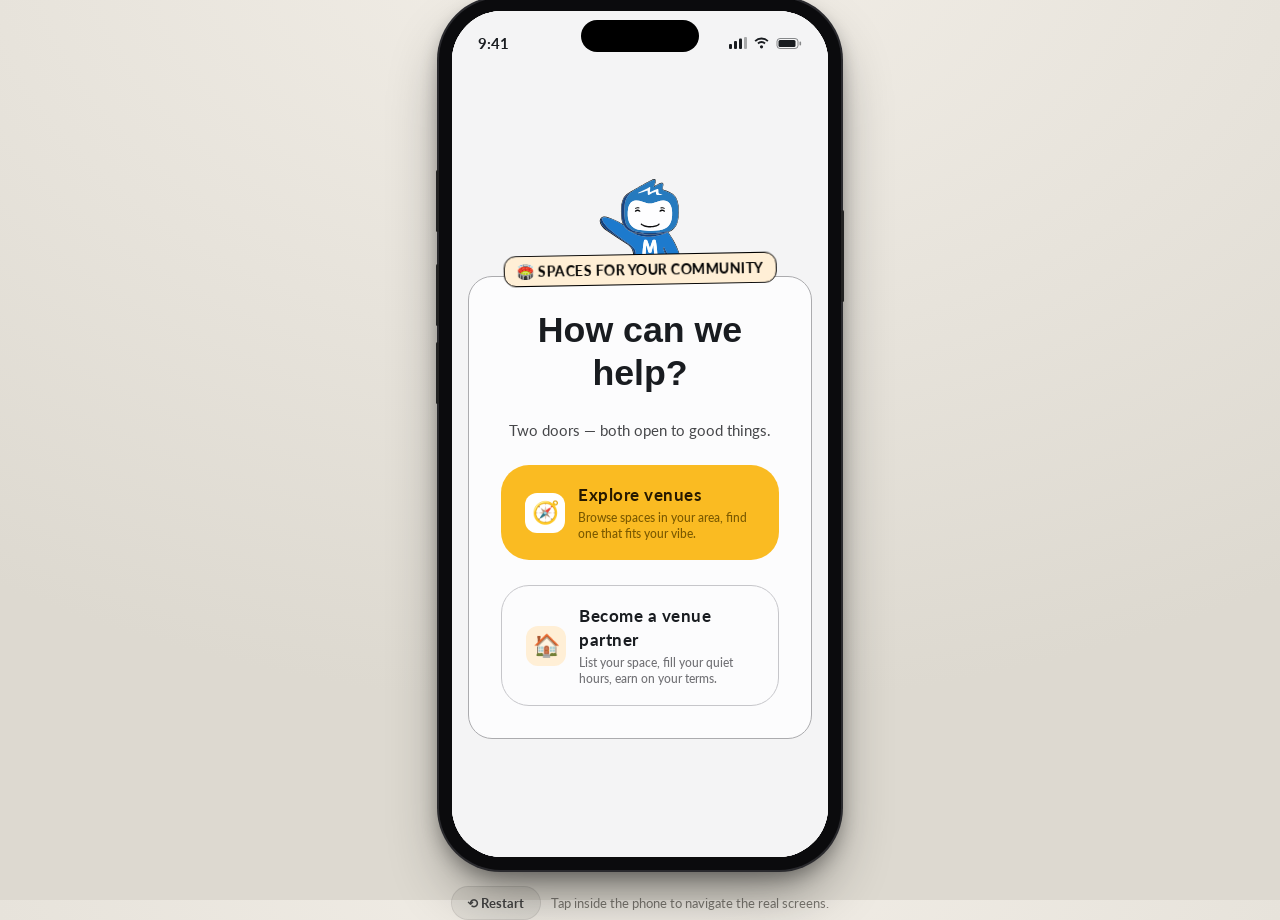
<file: index.html>
<!DOCTYPE html>
<html lang="en">
<head>
<meta charset="UTF-8" />
<meta name="viewport" content="width=device-width, initial-scale=1.0, viewport-fit=cover" />
<title>Misfits — Venues · Prototype</title>

<!-- PWA -->
<link rel="manifest" href="manifest.json" />
<meta name="theme-color" content="#e7e3db" />
<meta name="mobile-web-app-capable" content="yes" />
<meta name="apple-mobile-web-app-capable" content="yes" />
<meta name="apple-mobile-web-app-status-bar-style" content="default" />
<meta name="apple-mobile-web-app-title" content="Misfits" />
<link rel="apple-touch-icon" href="assets/icons/icon-180.png" />
<link rel="icon" type="image/png" sizes="192x192" href="assets/icons/icon-192.png" />
<script>
  if ('serviceWorker' in navigator) {
    window.addEventListener('load', function () {
      navigator.serviceWorker.register('sw.js').catch(function () {});
    });
  }
</script>

<link rel="preconnect" href="https://fonts.googleapis.com" />
<link href="https://fonts.googleapis.com/css2?family=Lato:wght@400;700;900&display=swap" rel="stylesheet" />
<style>
  *{ box-sizing:border-box; }
  html,body{ margin:0; height:100%; }
  body{
    font-family:'Lato',system-ui,sans-serif;
    background:radial-gradient(1200px 800px at 50% -10%, #f3efe8 0%, #e7e3db 55%, #ddd9d0 100%);
    min-height:100vh; display:flex; flex-direction:column; align-items:center; justify-content:center;
    padding:26px 16px 48px; color:#2a2a2a;
  }
  .stage{ display:flex; flex-direction:column; align-items:center; gap:16px; }
  .brandline{ display:flex; align-items:center; gap:10px; opacity:.78; }
  .brandline img{ height:24px; }
  .brandline b{ font-weight:900; letter-spacing:.2px; color:#3a3a3a; font-size:15px; }

  /* iPhone 16 frame */
  .device{
    position:relative; width:402px; height:872px;
    background:#0b0b0d; border-radius:62px; padding:13px;
    box-shadow:0 0 0 2px #2a2a2e, 0 30px 60px -12px rgba(0,0,0,.45), 0 8px 18px rgba(0,0,0,.3);
  }
  .device::after{ content:""; position:absolute; left:-3px; top:172px; width:3px; height:62px; background:#222; border-radius:3px; box-shadow:0 94px 0 #222, 0 172px 0 #222; }
  .device::before{ content:""; position:absolute; right:-3px; top:212px; width:3px; height:92px; background:#222; border-radius:3px; }
  .screen-wrap{ position:relative; width:100%; height:100%; background:#FAF9F7; border-radius:50px; overflow:hidden; }
  iframe.app{ width:100%; height:100%; border:0; display:block; background:#FAF9F7; }

  .controls{ display:flex; gap:10px; align-items:center; }
  .reset{ background:rgba(0,0,0,.06); border:1px solid rgba(0,0,0,.08); color:#444; border-radius:99px; padding:8px 16px; font-size:13px; font-weight:700; cursor:pointer; font-family:inherit; }
  .reset:hover{ background:rgba(0,0,0,.1); }
  .hint{ font-size:12.5px; color:#7a7770; }

  /* ---- Phone: keep the iPhone frame at its fixed size and scale the whole
         unit (via JS transform) to fit the screen — the app renders at the
         exact desktop width so nothing reflows or distorts. ---- */
  @media (max-width: 600px) {
    html { -webkit-text-size-adjust: 100%; text-size-adjust: 100%; }
    html, body { height: 100%; overflow: hidden; }
    body { padding: 0; min-height: 100dvh; }
    .brandline, .controls { display: none; }
    .stage { gap: 0; height: 100dvh; justify-content: center; }
    .device { transform-origin: center center; }
    .device::before, .device::after { display: none; }
  }
</style>
<script>
  /* Scale the fixed 402x872 frame to fit the phone viewport. */
  (function () {
    function fit() {
      var d = document.querySelector('.device');
      if (!d) return;
      if (window.innerWidth > 600) { d.style.transform = ''; return; }
      var s = Math.min(window.innerWidth / 402, window.innerHeight / 872) * 0.97;
      d.style.transform = 'scale(' + s + ')';
    }
    ['DOMContentLoaded', 'load', 'resize', 'orientationchange'].forEach(function (ev) {
      window.addEventListener(ev, fit);
    });
    // also after fonts/layout settle
    setTimeout(fit, 50); setTimeout(fit, 400);
  })();
</script>
</head>
<body>
  <div class="stage">
    <div class="brandline">
      <img src="assets/app_logo_colored.svg" alt="Misfits" onerror="this.style.display='none'" />
      <b>Venues</b>
    </div>
    <div class="device">
      <div class="screen-wrap">
        <iframe class="app" id="app" src="app.html" title="Misfits Venues prototype"></iframe>
      </div>
    </div>
    <div class="controls">
      <button class="reset" onclick="document.getElementById('app').contentWindow.go('decision')">⟲ Restart</button>
      <span class="hint">Tap inside the phone to navigate the real screens.</span>
    </div>
  </div>
</body>
</html>
</file>
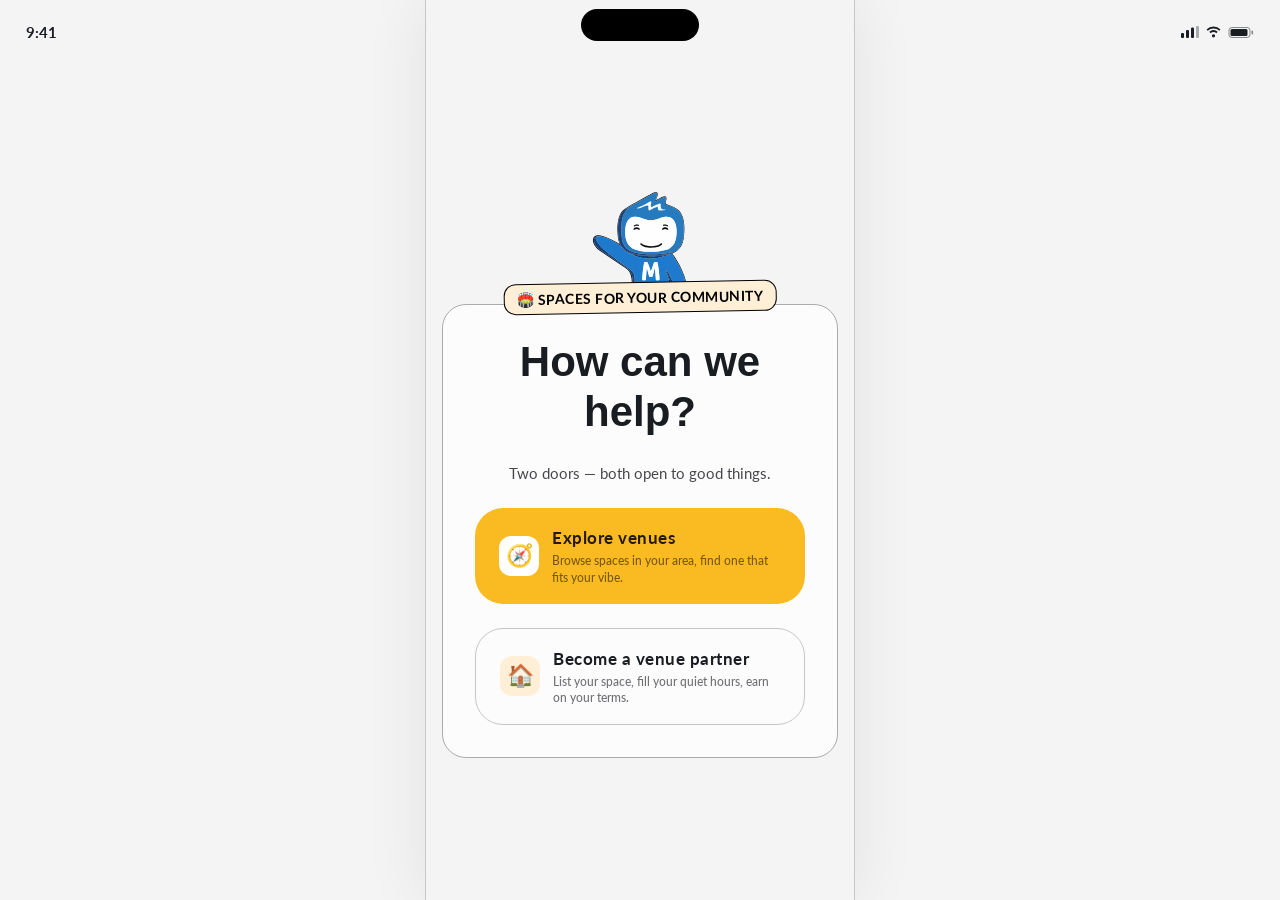
<file: app.html>
<!DOCTYPE html>
<html lang="en">
<head>
<meta charset="UTF-8" />
<meta name="viewport" content="width=device-width, initial-scale=1.0, viewport-fit=cover" />
<title>Misfits — Venues</title>
<!-- our real stylesheets (these @import Lato + Cabinet Grotesk themselves) -->
<link rel="stylesheet" href="assets/css/syc.css" />
<link rel="stylesheet" href="assets/css/vp.css" />
<link rel="stylesheet" href="assets/css/vl.css" />
<style>
  /* ---- prototype shell: stand in for the iOS status bar + make the real
         .syc-screen sit cleanly in a phone-sized viewport ---- */
  html { -webkit-text-size-adjust: 100%; text-size-adjust: 100%; }
  html, body { height: 100%; margin: 0; background: #FAF9F7; }
  body { font-family: 'Lato', sans-serif; }

  .proto-statusbar{
    position: fixed; top: 0; left: 0; right: 0; height: 50px; z-index: 2000;
    display: flex; align-items: center; justify-content: space-between;
    padding: 14px 26px 0; pointer-events: none;
    font-family: 'Lato', sans-serif; font-weight: 700; font-size: 15px; color: #191C20;
  }
  .proto-statusbar .island{
    position: absolute; top: 9px; left: 50%; transform: translateX(-50%);
    width: 118px; height: 32px; background: #000; border-radius: 18px;
  }
  .proto-statusbar .right{ display: flex; align-items: center; gap: 6px; }

  /* push every screen's content below the status bar; keep heights bounded */
  .screen-host .syc-screen{ box-sizing: border-box; padding-top: 50px; }
  /* the venue dashboard manages its own 100dvh shell — keep status-bar inset */
  .screen-host[data-screen="venue-owner"] .syc-screen{ padding-top: 50px; height: 100dvh; }

  /* the screen-host fills the viewport and scrolls */
  .screen-host{ min-height: 100dvh; }

  /* small helper: venue cover image fills the card cover box */
  .vp-venue-cover > img{ position:absolute; inset:0; width:100%; height:100%; object-fit:cover; display:block; }
  .vp-venue-cover{ position:relative; overflow:hidden; height:150px; }
  .l3-hero{ width:100%; height:230px; object-fit:cover; display:block; }
  .l3-newbadge{ position:absolute; top:12px; right:12px; background:rgba(255,255,255,.92); color:#7A5900;
    padding:3px 9px; border-radius:99px; font-size:11px; font-weight:800; border:1px solid #FCE7B0; }
</style>
</head>
<body>

  <div class="proto-statusbar">
    <div class="island"></div>
    <div class="time">9:41</div>
    <div class="right">
      <svg width="18" height="12" viewBox="0 0 18 12" fill="none"><rect x="0" y="7" width="3" height="5" rx="1" fill="#191C20"/><rect x="5" y="4" width="3" height="8" rx="1" fill="#191C20"/><rect x="10" y="1.5" width="3" height="10.5" rx="1" fill="#191C20"/><rect x="15" y="0" width="3" height="12" rx="1" fill="#191C20" opacity=".35"/></svg>
      <svg width="17" height="12" viewBox="0 0 17 12" fill="none"><path d="M8.5 2.5c2.2 0 4.2.85 5.7 2.25l1.3-1.35A10.2 10.2 0 0 0 8.5.5 10.2 10.2 0 0 0 1.5 3.4l1.3 1.35A8.2 8.2 0 0 1 8.5 2.5Z" fill="#191C20"/><path d="M8.5 6c1.1 0 2.1.43 2.85 1.15l1.3-1.35A6.2 6.2 0 0 0 8.5 4a6.2 6.2 0 0 0-4.15 1.8l1.3 1.35A4.2 4.2 0 0 1 8.5 6Z" fill="#191C20"/><circle cx="8.5" cy="9.8" r="1.6" fill="#191C20"/></svg>
      <svg width="26" height="13" viewBox="0 0 26 13" fill="none"><rect x="1" y="1.5" width="21" height="10" rx="3" stroke="#191C20" stroke-opacity=".5"/><rect x="2.5" y="3" width="17" height="7" rx="1.5" fill="#191C20"/><rect x="23.5" y="4.5" width="1.6" height="4" rx="1" fill="#191C20" fill-opacity=".5"/></svg>
    </div>
  </div>

  <!-- ===================== L1 ENTRY — decision (two doors) ===================== -->
  <div class="screen-host active" data-screen="decision">
    <div class="syc-screen decision-screen">
      <div class="decision-body">
        <div class="decision-card-group decision-animate">
          <img src="assets/miffy_wave.svg" alt="Miffy" class="decision-miffy" />
          <div class="decision-card">
            <div class="decision-pill">🏟️ Spaces for your community</div>
            <h2 class="decision-heading">How can we help?</h2>
            <p style="font-family:'Lato',sans-serif;font-size:15px;line-height:1.5;color:#46474A;text-align:center;margin:8px 0 24px;">
              Two doors — both open to good things.
            </p>
            <div class="decision-buttons">
              <button class="decision-btn primary" onclick="openLeaderHome('explore')"
                style="display:flex;flex-direction:row;align-items:center;gap:13px;padding-top:18px;padding-bottom:18px;text-align:left;">
                <span class="btn-icon">🧭</span>
                <span style="display:flex;flex-direction:column;gap:3px;min-width:0;">
                  <span class="btn-text">Explore venues</span>
                  <span style="font-family:'Lato',sans-serif;font-size:12px;font-weight:500;color:#7A5900;line-height:1.35;">Browse spaces in your area, find one that fits your vibe.</span>
                </span>
              </button>
              <button class="decision-btn secondary" onclick="go('partner-form')"
                style="display:flex;flex-direction:row;align-items:center;gap:13px;padding-top:18px;padding-bottom:18px;text-align:left;">
                <span class="btn-icon">🏠</span>
                <span style="display:flex;flex-direction:column;gap:3px;min-width:0;">
                  <span class="btn-text">Become a venue partner</span>
                  <span style="font-family:'Lato',sans-serif;font-size:12px;font-weight:500;color:#717175;line-height:1.35;">List your space, fill your quiet hours, earn on your terms.</span>
                </span>
              </button>
            </div>
          </div>
        </div>
      </div>
    </div>
  </div>

  <!-- ===================== L1 HOME (leader shell: Bookings + Explore tabs + Book FAB) ===================== -->
  <div class="screen-host" data-screen="leader-home">
    <div class="syc-screen vp-detail-screen" style="height:100dvh;min-height:100dvh;padding-bottom:0;overflow:hidden;">
      <!-- Tier 1 brand bar -->
      <div class="vp-detail-topbar">
        <img src="assets/misfits_logo.png" alt="Misfits · back to start" class="vp-brand-logo" onclick="go('decision')" style="cursor:pointer;" title="Back to start" />
        <div class="vp-appbar-actions"><button class="vp-appbar-help" onclick="toast('Help &amp; support — chat with the Misfits team')"><svg width="18" height="18" viewBox="0 0 24 24" fill="none"><circle cx="12" cy="12" r="9" stroke="#191C20" stroke-width="2"/><path d="M9.5 9a2.5 2.5 0 015 0c0 2-2.5 2-2.5 4M12 17h.01" stroke="#191C20" stroke-width="2" stroke-linecap="round"/></svg><span>Help</span></button></div>
      </div>
      <!-- Tier 2 club identity -->
      <div style="display:flex;align-items:center;gap:10px;padding:8px 16px 12px;background:#FCFCFD;border-bottom:1px solid #E8E8E8;">
        <div style="display:flex;align-items:center;gap:10px;flex:1;min-width:0;cursor:pointer;" onclick="toast('Edit club profile')">
          <div style="width:40px;height:40px;border-radius:12px;background:linear-gradient(135deg,#FFEFD6,#FABB22);display:flex;align-items:center;justify-content:center;font-size:22px;flex-shrink:0;">📚</div>
          <div style="flex:1;min-width:0;">
            <div style="font-size:15px;font-weight:800;color:#191C20;">Indiranagar Book Club</div>
            <div style="font-size:11px;color:#717175;margin-top:1px;">Book club · Meets every Thursday</div>
          </div>
        </div>
        <div style="display:flex;gap:6px;align-items:center;flex-shrink:0;">
          <button class="vp-venue-iconbtn" title="Edit profile" onclick="toast('Edit club profile')"><svg width="16" height="16" viewBox="0 0 24 24" fill="none" stroke="#191C20" stroke-width="2" stroke-linecap="round" stroke-linejoin="round"><path d="M12 20h9"/><path d="M16.5 3.5a2.121 2.121 0 113 3L7 19l-4 1 1-4z"/></svg></button>
          <button class="vp-venue-iconbtn" title="Preview" onclick="toast('Preview your public club page')"><svg width="16" height="16" viewBox="0 0 24 24" fill="none"><path d="M1 12s4-8 11-8 11 8 11 8-4 8-11 8-11-8-11-8z" stroke="#191C20" stroke-width="2" stroke-linecap="round" stroke-linejoin="round"/><circle cx="12" cy="12" r="3" stroke="#191C20" stroke-width="2"/></svg></button>
        </div>
      </div>
      <!-- scroll area -->
      <div style="position:relative;flex:1;min-height:0;">
        <div class="vf-scroll" id="leader-scroll" style="position:absolute;inset:0;overflow-y:auto;-webkit-overflow-scrolling:touch;">
          <div style="padding-bottom:100px;">

           <!-- Bookings tab (L1Bookings) -->
           <div id="ltab-bookings">
             <div style="padding:18px 16px 0;display:flex;align-items:center;gap:8px;">
               <div style="font-size:12px;font-weight:800;color:#717175;text-transform:uppercase;letter-spacing:.6px;">This week</div>
               <div style="background:#FABB22;color:#261900;padding:1px 8px;border-radius:99px;font-size:11px;font-weight:800;">1</div>
             </div>
             <div style="padding:8px 16px 0;">
               <div onclick="toast('Opening booking…')" style="display:flex;gap:12px;padding:12px;background:#FFF;border:1px solid #E8E8E8;border-radius:12px;margin-bottom:8px;cursor:pointer;align-items:center;">
                 <div style="width:56px;height:56px;flex-shrink:0;display:flex;flex-direction:column;align-items:center;justify-content:center;border-radius:10px;background:#DCEFD8;">
                   <div style="font-size:22px;font-weight:800;color:#191C20;">25</div>
                   <div style="font-size:10px;font-weight:700;color:#717175;text-transform:uppercase;letter-spacing:.5px;">JUN</div>
                 </div>
                 <div style="flex:1;min-width:0;">
                   <div style="font-size:15px;font-weight:800;color:#191C20;display:flex;align-items:center;gap:6px;">
                     <span style="flex:1;min-width:0;overflow:hidden;text-overflow:ellipsis;white-space:nowrap;">The Hive Café</span>
                     <span style="background:#DCEFD8;color:#2D6A3E;font-size:10px;font-weight:800;padding:2px 7px;border-radius:99px;">✓ Confirmed</span>
                     <span style="background:#DCEFD8;color:#2D6A3E;font-size:10px;font-weight:800;padding:2px 7px;border-radius:99px;">🔁</span>
                   </div>
                   <div style="font-size:12px;color:#46474A;margin-top:2px;">Thursday · 6–9pm · Book club · 14 expected</div>
                 </div>
               </div>
             </div>
             <div style="padding:18px 16px 0;display:flex;align-items:center;gap:8px;">
               <div style="font-size:12px;font-weight:800;color:#717175;text-transform:uppercase;letter-spacing:.6px;">Later</div>
               <div style="background:#FABB22;color:#261900;padding:1px 8px;border-radius:99px;font-size:11px;font-weight:800;">1</div>
             </div>
             <div style="padding:8px 16px 0;">
               <div onclick="toast('Opening booking…')" style="display:flex;gap:12px;padding:12px;background:#FCFAF3;border:1px dashed #E0D5B0;border-radius:12px;margin-bottom:8px;cursor:pointer;align-items:center;">
                 <div style="width:56px;height:56px;flex-shrink:0;display:flex;flex-direction:column;align-items:center;justify-content:center;border-radius:10px;background:#F3EFE0;">
                   <div style="font-size:22px;font-weight:800;color:#191C20;">2</div>
                   <div style="font-size:10px;font-weight:700;color:#717175;text-transform:uppercase;letter-spacing:.5px;">JUL</div>
                 </div>
                 <div style="flex:1;min-width:0;">
                   <div style="font-size:15px;font-weight:800;color:#7A5900;display:flex;align-items:center;gap:6px;">
                     <span style="flex:1;min-width:0;overflow:hidden;text-overflow:ellipsis;white-space:nowrap;">Venue will confirm this Thursday</span>
                     <span style="background:#FFF3CC;color:#7A5900;font-size:12px;padding:3px 6px;border-radius:99px;">🔁</span>
                   </div>
                   <div style="font-size:12px;color:#46474A;margin-top:2px;">The Hive Café · 6–9pm · Book club</div>
                   <div style="font-size:11px;color:#9A7F1A;margin-top:6px;font-weight:700;">Skip this week →</div>
                 </div>
               </div>
             </div>
           </div>

           <!-- Explore tab (L1Explore) -->
           <div id="ltab-explore" style="display:none;">

      <!-- Search -->
      <div style="padding:6px 16px 0;">
        <input id="ex-search" placeholder="🔍 Search by venue name…" oninput="renderList(this.value)"
          style="width:100%;padding:12px 14px;border-radius:12px;border:1px solid #E0E0E2;background:#FFF;font-family:inherit;font-size:14px;box-sizing:border-box;" />
      </div>

      <!-- City + Area pickers -->
      <div style="padding:12px 16px 0;display:flex;gap:8px;">
        <div style="flex:1;position:relative;">
          <div style="font-size:11px;font-weight:800;color:#717175;text-transform:uppercase;letter-spacing:.5px;margin-bottom:6px;">City</div>
          <div id="city-val" onclick="toggleDD('city-dd')" style="cursor:pointer;display:flex;align-items:center;justify-content:space-between;padding:12px 14px;border-radius:12px;border:1.5px solid #C6C6CA;background:#fff;font-size:14px;font-weight:700;color:#191C20;"><span>Bangalore</span><span style="color:#9a979f;">▾</span></div>
          <div id="city-dd" class="ex-dd">
            <div class="ex-dd-item" onclick="pickDD('city-dd','city-val','Bangalore')">Bangalore</div>
            <div class="ex-dd-item" onclick="pickDD('city-dd','city-val','Mumbai')">Mumbai</div>
            <div class="ex-dd-item" onclick="pickDD('city-dd','city-val','Delhi')">Delhi</div>
            <div class="ex-dd-item" onclick="pickDD('city-dd','city-val','Pune')">Pune</div>
          </div>
        </div>
        <div style="flex:1;position:relative;">
          <div style="font-size:11px;font-weight:800;color:#717175;text-transform:uppercase;letter-spacing:.5px;margin-bottom:6px;">Area</div>
          <div id="area-val" onclick="toggleDD('area-dd')" style="cursor:pointer;display:flex;align-items:center;justify-content:space-between;padding:12px 14px;border-radius:12px;border:1.5px solid #C6C6CA;background:#fff;font-size:14px;font-weight:700;color:#717175;"><span>All areas</span><span style="color:#9a979f;">▾</span></div>
          <div id="area-dd" class="ex-dd">
            <div class="ex-dd-item" onclick="pickDD('area-dd','area-val','All areas')">All areas</div>
            <div class="ex-dd-item" onclick="pickDD('area-dd','area-val','Indiranagar')">Indiranagar</div>
            <div class="ex-dd-item" onclick="pickDD('area-dd','area-val','Koramangala')">Koramangala</div>
            <div class="ex-dd-item" onclick="pickDD('area-dd','area-val','HSR Layout')">HSR Layout</div>
            <div class="ex-dd-item" onclick="pickDD('area-dd','area-val','Whitefield')">Whitefield</div>
          </div>
        </div>
      </div>

      <!-- Activity chip row -->
      <div style="padding:14px 16px 0;">
        <div style="font-size:11px;font-weight:800;color:#717175;text-transform:uppercase;letter-spacing:.5px;margin-bottom:6px;">Activity</div>
        <div style="display:flex;gap:6px;overflow-x:auto;padding-right:30px;scrollbar-width:none;">
          <button class="ex-chip" onclick="exChip(this)">🏋️ Fitness</button>
          <button class="ex-chip on" onclick="exChip(this)">♟️ Board games</button>
          <button class="ex-chip" onclick="exChip(this)">🧘 Yoga</button>
          <button class="ex-chip" onclick="exChip(this)">📚 Book club</button>
          <button class="ex-chip" onclick="exChip(this)">🎤 Open mic</button>
          <button class="ex-chip" style="border-style:dashed;color:#7A5900;" onclick="exChip(this)">+ More</button>
        </div>
      </div>
      <div style="padding:10px 16px 0;">
        <button onclick="toggleMore()" style="background:none;border:none;padding:4px 0;cursor:pointer;font-family:inherit;">
          <span class="moref" style="color:#7A5900;font-size:12px;font-weight:800;">+ More filters</span>
          <span style="color:#7A5900;font-size:12px;font-weight:800;"> (Capacity · Partnership · Category)</span>
        </button>
        <div id="more-filters" style="display:none;margin-top:4px;">
          <div class="ex-flabel">Capacity</div>
          <div style="display:flex;gap:6px;flex-wrap:wrap;">
            <button class="ex-chip" onclick="exChip(this)">Any size</button>
            <button class="ex-chip" onclick="exChip(this)">Up to 25</button>
            <button class="ex-chip" onclick="exChip(this)">25–50</button>
            <button class="ex-chip" onclick="exChip(this)">50–100</button>
            <button class="ex-chip" onclick="exChip(this)">100+</button>
          </div>
          <div class="ex-flabel">Partnership accepted</div>
          <div style="display:flex;gap:6px;flex-wrap:wrap;">
            <button class="ex-chip" onclick="exChip(this)">🎁 Free</button>
            <button class="ex-chip" onclick="exChip(this)">💰 Flat amount</button>
            <button class="ex-chip" onclick="exChip(this)">🎟️ Per-head</button>
            <button class="ex-chip" onclick="exChip(this)">📣 They sponsor</button>
          </div>
          <div class="ex-flabel">Category</div>
          <div style="display:flex;gap:6px;flex-wrap:wrap;">
            <button class="ex-chip" onclick="exChip(this)">Café</button>
            <button class="ex-chip" onclick="exChip(this)">Bar</button>
            <button class="ex-chip" onclick="exChip(this)">Lounge</button>
            <button class="ex-chip" onclick="exChip(this)">Studio</button>
            <button class="ex-chip" onclick="exChip(this)">Outdoor</button>
          </div>
        </div>
      </div>

      <!-- Venue list -->
      <div id="vlist" style="padding-top:14px;display:flex;flex-direction:column;gap:20px;"></div>
           </div><!-- /ltab-explore -->

          </div>
        </div>
      </div>

      <!-- FAB + Book (only on Bookings tab) -->
      <button onclick="openBookSheet()" aria-label="Book a venue" id="leader-fab"
        style="position:fixed;bottom:calc(28px + env(safe-area-inset-bottom));left:50%;transform:translateX(-50%);height:56px;padding:0 22px 0 18px;border-radius:999px;background:#FABB22;color:#261900;border:4px solid #FCFCFD;font-family:'Lato',sans-serif;font-size:15px;font-weight:800;line-height:1;box-shadow:0 4px 14px rgba(250,187,34,0.45);cursor:pointer;display:flex;align-items:center;gap:8px;z-index:70;">
        <span style="font-size:22px;line-height:1;font-weight:300;">+</span> Book
      </button>

      <!-- bottom nav -->
      <div class="vp-bottom-nav">
        <div class="vp-bottom-nav-item active" id="lnav-bookings" onclick="leaderTab('bookings')"><div class="vp-bottom-nav-icon">📅</div><span>Bookings</span></div>
        <div class="vp-bottom-nav-item vp-bottom-nav-item--fab-slot"></div>
        <div class="vp-bottom-nav-item" id="lnav-explore" onclick="leaderTab('explore')"><div class="vp-bottom-nav-icon">🧭</div><span>Explore</span></div>
      </div>
    </div>
  </div>

  <!-- ===================== L3 VENUE DETAIL (rendered) ===================== -->
  <div class="screen-host" data-screen="venue-detail">
    <div class="syc-screen vp-detail-screen" id="l3-screen">
      <div class="vp-detail-topbar">
        <button class="syc-back-btn white-bg" onclick="back()" aria-label="Back">
          <svg viewBox="0 0 24 24" fill="none" width="24" height="24"><path d="M15 18L9 12L15 6" stroke="#191C20" stroke-width="2" stroke-linecap="round" stroke-linejoin="round"/></svg>
        </button>
        <div style="font-family:'Lato',sans-serif;font-size:13px;font-weight:700;color:#46474A;">Venue</div>
        <div style="width:48px"></div>
      </div>
      <div id="l3-body"></div>
    </div>
    <div class="vp-sticky-cta">
      <button onclick="bookVenue(currentVenueId)"
        style="display:flex;align-items:center;justify-content:center;gap:10px;width:100%;padding:16px 20px;background:#FABB22;color:#191C20;border:none;border-radius:14px;font-family:'Lato',sans-serif;font-size:16px;font-weight:800;cursor:pointer;box-shadow:0 4px 16px rgba(250,187,34,0.35);">
        <span style="font-size:18px;line-height:1;">📅</span> Request to book
      </button>
      <button onclick="openReachOut()"
        style="display:flex;align-items:center;justify-content:center;gap:9px;width:100%;padding:14px 20px;margin-top:9px;background:#fff;color:#191C20;border:1.5px solid #C6C6CA;border-radius:14px;font-family:'Lato',sans-serif;font-size:15px;font-weight:800;cursor:pointer;">
        <span style="font-size:17px;line-height:1;">💬</span> Talk to venue
      </button>
    </div>
  </div>

  <!-- ===================== L7 RAISE REQUEST (book) ===================== -->
  <div class="screen-host" data-screen="venue-flow-raise">
    <div class="syc-screen q-screen">
      <div class="q-topbar">
        <button class="q-nav-btn" onclick="back()" aria-label="Back">
          <svg viewBox="0 0 24 24" fill="none" width="24" height="24"><path d="M15 18L9 12L15 6" stroke="#191C20" stroke-width="2" stroke-linecap="round" stroke-linejoin="round"/></svg>
        </button>
        <div style="flex:1;text-align:center;font-family:'Lato',sans-serif;font-size:14px;font-weight:700;color:#191C20;">Request a booking</div>
        <button class="q-nav-btn" onclick="back()" aria-label="Close">
          <svg viewBox="0 0 24 24" fill="none" width="24" height="24"><path d="M18 6L6 18M6 6l12 12" stroke="#191C20" stroke-width="2" stroke-linecap="round"/></svg>
        </button>
      </div>
      <div class="q-body">
        <div class="vp-selected-venue-card">
          <div class="vp-selected-venue-thumb" id="raise-vthumb" style="background-image:url('assets/img/hive.jpg');background-size:cover;background-position:center;"></div>
          <div class="vp-selected-venue-body">
            <div class="vp-selected-venue-name" id="raise-vname">The Hive Café</div>
            <div class="vp-selected-venue-meta" id="raise-vmeta">📍 Indiranagar, Bangalore</div>
          </div>
        </div>

        <div class="vp-form-section">
          <div class="vp-form-label">Which club is this for?</div>
          <div class="rz-select">📚 Indiranagar Book Club · Book club <span style="color:#9a979f;">▾</span></div>
        </div>

        <div class="vp-form-section">
          <div class="vp-form-label">What kind of booking?</div>
          <div class="vp-booking-type-toggle">
            <button class="vp-toggle-pill active" onclick="radioChip(this)">
              <div class="vp-toggle-pill-emoji">⚡</div><div class="vp-toggle-pill-title">One-time event</div><div class="vp-toggle-pill-sub">A single meetup on a specific date</div>
            </button>
            <button class="vp-toggle-pill" onclick="radioChip(this)">
              <div class="vp-toggle-pill-emoji">🔁</div><div class="vp-toggle-pill-title">Recurring</div><div class="vp-toggle-pill-sub">Weekly meetups for a defined duration</div>
            </button>
          </div>
        </div>

        <div class="vp-form-section">
          <div class="vp-form-label">Date</div>
          <div class="vp-day-picker">
            <button class="vp-day-chip" onclick="radioChip(this)">Today</button>
            <button class="vp-day-chip active" onclick="radioChip(this)">Thu 26</button>
            <button class="vp-day-chip" onclick="radioChip(this)">Fri 27</button>
            <button class="vp-day-chip" onclick="radioChip(this)">Sat 28</button>
            <button class="vp-day-chip" onclick="radioChip(this)">Sun 29</button>
          </div>
        </div>

        <div class="vp-form-section">
          <div class="vp-form-row" style="display:flex;gap:10px;">
            <div style="flex:1;"><div class="vp-form-label">Start</div><input class="vp-form-input" value="6:00 pm" /></div>
            <div style="flex:1;"><div class="vp-form-label">End</div><input class="vp-form-input" value="9:00 pm" /></div>
          </div>
        </div>

        <div class="vp-form-section">
          <div class="vp-form-label">Expected attendees</div>
          <input class="vp-form-input" type="number" value="14" />
        </div>

        <div class="vp-form-section">
          <div class="vp-form-label">Partnership you've agreed on</div>
          <div class="rz-select">🎟️ Per-head <span style="color:#9a979f;">▾</span></div>
        </div>

        <div class="vp-form-section">
          <div class="vp-form-label">What do you need from the venue?</div>
          <input class="vp-form-input" placeholder="e.g. Mics × 2, projector, water cups" />
        </div>

        <div class="vp-form-section">
          <div class="vp-form-label">Message to venue (optional)</div>
          <textarea class="vp-form-input" style="min-height:80px;resize:none;" placeholder="Anything else they should know about this booking?"></textarea>
        </div>

        <div style="margin:4px 0 8px;padding:12px 14px;background:#FFF8E6;border:1px solid #FCE7B0;border-radius:12px;font-family:'Lato',sans-serif;font-size:12.5px;color:#7A5900;line-height:1.45;">
          💬 <strong>What happens next:</strong> the venue gets a WhatsApp message with Yes / No buttons. You'll see the status update in your inbox.
        </div>
      </div>
      <div class="q-footer" style="justify-content:stretch;">
        <button class="login-btn-primary" style="width:100%;" onclick="go('venue-flow-success')">Send booking request</button>
      </div>
    </div>
  </div>

  <!-- ===================== L9 SUCCESS ===================== -->
  <div class="screen-host" data-screen="venue-flow-success">
    <div class="syc-screen">
      <div class="vp-success-screen">
        <div class="vp-success-icon">
          <svg viewBox="0 0 24 24" fill="none" width="40" height="40"><path d="M20 6L9 17l-5-5" stroke="#00391D" stroke-width="2.5" stroke-linecap="round" stroke-linejoin="round"/></svg>
        </div>
        <h2 class="syc-heading">Request sent!</h2>
        <p class="syc-subheading" style="margin-bottom:32px;white-space:pre-line;">The venue has a WhatsApp message with Yes / No buttons.
You'll get notified when they respond.</p>
        <button class="login-btn-primary" onclick="openLeaderHome('bookings')">Back to bookings</button>
      </div>
    </div>
  </div>

  <!-- ===================== V0.75 PARTNER DECISION ===================== -->
  <div class="screen-host" data-screen="partner-decide">
    <div class="syc-screen decision-screen">
      <div style="position:absolute;top:60px;left:16px;z-index:10;">
        <button class="syc-back-btn white-bg" onclick="back()" aria-label="Back">
          <svg viewBox="0 0 24 24" fill="none" width="24" height="24"><path d="M15 18L9 12L15 6" stroke="#191C20" stroke-width="2" stroke-linecap="round" stroke-linejoin="round"/></svg>
        </button>
      </div>
      <div class="decision-body">
        <div class="decision-card-group decision-animate">
          <img src="assets/miffy_wave.svg" alt="Miffy" class="decision-miffy" />
          <div class="decision-card">
            <div class="decision-pill">🏟️ List your space on Misfits</div>
            <h2 class="decision-heading">List your venue.<br/>Start getting clubs.</h2>
            <p style="font-family:'Lato',sans-serif;font-size:14px;line-height:1.5;color:#46474A;text-align:center;margin:8px 0 22px;">
              Set up takes <strong>2 minutes</strong>. Bookings come in via WhatsApp. Accept or decline with one tap.
            </p>
            <div class="decision-buttons">
              <button class="decision-btn primary" onclick="go('partner-form')">
                <span class="btn-icon">🏪</span><span class="btn-text">List my venue</span>
              </button>
            </div>
          </div>
        </div>
      </div>
    </div>
  </div>

  <!-- ===================== VENUE-LEAD — list my venue (6-step form) ===================== -->
  <div class="screen-host" data-screen="partner-form">
    <div class="syc-container"><div class="syc-content"><div class="syc-screen q-screen">
      <div class="q-topbar">
        <button class="q-nav-btn" onclick="formBack()" aria-label="Back">
          <svg viewBox="0 0 24 24" fill="none" width="24" height="24"><path d="M15 18L9 12L15 6" stroke="#191C20" stroke-width="2" stroke-linecap="round" stroke-linejoin="round"/></svg>
        </button>
        <div class="q-progress-track"><div class="q-progress-fill" id="vl-progress" style="width:16.6%"></div></div>
        <button class="q-nav-btn" onclick="go('decision')" aria-label="Close">
          <svg viewBox="0 0 24 24" fill="none" width="24" height="24"><path d="M18 6L6 18M6 6l12 12" stroke="#191C20" stroke-width="2" stroke-linecap="round"/></svg>
        </button>
      </div>

      <div class="q-body">
        <!-- Step 1 -->
        <div class="vl-step" data-vlstep="1">
          <div class="q-question"><div class="q-question-label">Step 1 of 6</div><div class="q-question-text">Tell us about the venue</div></div>
          <div class="q-content">
            <div style="margin-bottom:24px;">
              <label class="vl-field-label">Venue Name <span style="color:#e74c3c">*</span></label>
              <input class="q-text-input vl-input-filled" type="text" value="The Loft by Anaya" placeholder="e.g. The Hive Cafe, SportZone Arena" />
            </div>
            <div>
              <label class="vl-field-label">Venue Type <span style="color:#e74c3c">*</span><span style="margin-left:8px;font-size:11px;font-weight:600;color:#717175;">Pick up to 2</span></label>
              <div style="display:flex;flex-wrap:wrap;gap:10px;margin-top:2px;">
                <button class="vl-type-chip" onclick="chip(this)">Cafe</button>
                <button class="vl-type-chip" onclick="chip(this)">Pub &amp; Bar</button>
                <button class="vl-type-chip selected" onclick="chip(this)">Studio</button>
                <button class="vl-type-chip" onclick="chip(this)">Sports Venue</button>
                <button class="vl-type-chip selected" onclick="chip(this)">Community Space</button>
                <button class="vl-type-chip" onclick="chip(this)">Other</button>
              </div>
            </div>
          </div>
        </div>

        <!-- Step 2 -->
        <div class="vl-step" data-vlstep="2" style="display:none;">
          <div class="q-question"><div class="q-question-label">Step 2 of 6</div><div class="q-question-text">Where is this venue?</div></div>
          <div class="q-content">
            <div style="margin-bottom:20px;"><label class="vl-field-label">Address <span style="color:#e74c3c">*</span></label>
              <input class="q-text-input vl-input-filled" type="text" value="14, 12th Main, Indiranagar" placeholder="Full street address" /></div>
            <div style="margin-bottom:20px;"><label class="vl-field-label">City <span style="color:#e74c3c">*</span></label>
              <input class="q-text-input vl-input-filled" type="text" value="Bangalore" placeholder="Type to search city…" /></div>
            <div style="margin-bottom:20px;"><label class="vl-field-label">Area <span style="color:#e74c3c">*</span></label>
              <input class="q-text-input vl-input-filled" type="text" value="Indiranagar" placeholder="Type to search area…" /></div>
            <div><label class="vl-field-label">Google Maps Link <span style="color:#e74c3c">*</span></label>
              <input class="q-text-input vl-input-filled" type="url" value="https://maps.google.com/the-loft" placeholder="https://maps.google.com/…" /></div>
          </div>
        </div>

        <!-- Step 3 -->
        <div class="vl-step" data-vlstep="3" style="display:none;">
          <div class="q-question"><div class="q-question-label">Step 3 of 6</div><div class="q-question-text">What does this venue offer?</div></div>
          <div class="q-content">
            <div style="margin-bottom:24px;">
              <label class="vl-field-label">Sitting Capacity <span style="color:#e74c3c">*</span></label>
              <div style="display:flex;gap:10px;margin-top:4px;">
                <button class="vl-type-chip" onclick="radioChip(this)">&lt; 25</button>
                <button class="vl-type-chip selected" onclick="radioChip(this)">25–50</button>
                <button class="vl-type-chip" onclick="radioChip(this)">50+</button>
              </div>
            </div>
            <div style="margin-bottom:24px;">
              <label class="vl-field-label">Seating</label>
              <div style="font-family:'Lato',sans-serif;font-size:12px;color:#717175;margin-top:2px;margin-bottom:8px;">Indoor, outdoor, or both?</div>
              <div style="display:flex;flex-wrap:wrap;gap:10px;">
                <button class="vl-amenity-chip" onclick="radioChip(this)">Indoor only</button>
                <button class="vl-amenity-chip" onclick="radioChip(this)">Outdoor only</button>
                <button class="vl-amenity-chip selected" onclick="radioChip(this)">Both indoor and outdoor</button>
              </div>
            </div>
            <div style="margin-bottom:24px;">
              <label class="vl-field-label">Activities you're open to hosting</label>
              <div style="font-family:'Lato',sans-serif;font-size:12px;color:#717175;margin-top:2px;margin-bottom:10px;">Pick from common ones, or search for anything specific.</div>
              <input class="q-text-input" placeholder="🔍 Search activities…" style="margin-bottom:10px;" />
              <div style="display:flex;flex-wrap:wrap;gap:10px;">
                <button class="vl-amenity-chip selected" onclick="chip(this)">📚 Book club</button>
                <button class="vl-amenity-chip" onclick="chip(this)">♟️ Chess</button>
                <button class="vl-amenity-chip" onclick="chip(this)">🧘 Yoga</button>
                <button class="vl-amenity-chip selected" onclick="chip(this)">🎲 Board games</button>
                <button class="vl-amenity-chip" onclick="chip(this)">🎤 Open mic</button>
                <button class="vl-amenity-chip" onclick="chip(this)">💃 Dance</button>
              </div>
            </div>
            <div style="margin-bottom:24px;">
              <label class="vl-field-label">Suitable for <span style="color:#e74c3c">*</span></label>
              <div style="font-family:'Lato',sans-serif;font-size:12px;color:#717175;margin-top:2px;margin-bottom:10px;">Other event types you can host — beyond your regular clubs.</div>
              <div style="display:flex;flex-wrap:wrap;gap:10px;">
                <button class="vl-amenity-chip selected" onclick="chip(this)">🎪 Events</button>
                <button class="vl-amenity-chip" onclick="chip(this)">🏢 Corporate parties</button>
                <button class="vl-amenity-chip selected" onclick="chip(this)">🎂 Birthdays</button>
                <button class="vl-amenity-chip" onclick="chip(this)">🎓 Launches</button>
                <button class="vl-amenity-chip selected" onclick="chip(this)">📷 Shoots</button>
                <button class="vl-amenity-chip" onclick="chip(this)">🎙️ Podcasts</button>
              </div>
            </div>
            <div>
              <label class="vl-field-label">Amenities <span style="font-weight:400;text-transform:none;letter-spacing:0;color:#aaa;">(optional)</span></label>
              <div style="font-family:'Lato',sans-serif;font-size:12px;color:#717175;margin-top:2px;margin-bottom:10px;">What does your space have? Pick all that apply.</div>
              <div style="display:flex;flex-wrap:wrap;gap:10px;">
                <button class="vl-amenity-chip selected" onclick="chip(this)">📶 WiFi</button>
                <button class="vl-amenity-chip selected" onclick="chip(this)">🔌 Power points</button>
                <button class="vl-amenity-chip selected" onclick="chip(this)">❄️ AC</button>
                <button class="vl-amenity-chip" onclick="chip(this)">🖥️ Projector</button>
                <button class="vl-amenity-chip selected" onclick="chip(this)">🅿️ Parking</button>
                <button class="vl-amenity-chip" onclick="chip(this)">🔊 Sound system</button>
              </div>
            </div>
          </div>
        </div>

        <!-- Step 4 -->
        <div class="vl-step" data-vlstep="4" style="display:none;">
          <div class="q-question"><div class="q-question-label">Step 4 of 6</div><div class="q-question-text">How do you want to partner?</div></div>
          <div class="q-content">
            <label class="vl-field-label">Partnership types you'd consider <span style="color:#e74c3c">*</span></label>
            <div style="font-family:'Lato',sans-serif;font-size:12px;color:#717175;margin-top:2px;margin-bottom:8px;">Pick all that work for you. Leaders only see venues whose deal type matches what they're offering.</div>
            <div style="display:flex;flex-direction:column;gap:8px;">
              <button class="vl-deal" onclick="chip(this)"><div class="t">🎁 Free</div><div class="s">You host the leader without charging anything.</div></button>
              <button class="vl-deal" onclick="chip(this)"><div class="t">💰 Flat amount</div><div class="s">The leader pays you a set amount every time, no matter how many people show up.</div></button>
              <button class="vl-deal selected" onclick="chip(this)"><div class="t">🎟️ Per-head</div><div class="s">Each person who comes pays you directly, either for food and drinks or as an entry fee.</div></button>
              <button class="vl-deal selected" onclick="chip(this)"><div class="t">📣 We sponsor the leader</div><div class="s">You pay the leader for bringing people to your place.</div></button>
            </div>
          </div>
        </div>

        <!-- Step 5 -->
        <div class="vl-step" data-vlstep="5" style="display:none;">
          <div class="q-question"><div class="q-question-label">Step 5 of 6</div><div class="q-question-text">Who handles booking requests?</div></div>
          <div class="q-content">
            <div style="display:flex;flex-direction:column;gap:10px;margin-bottom:20px;">
              <button class="vl-poc selected" onclick="radioChip(this)"><div class="t">I'll handle them myself</div><div class="s">You'll get booking requests on WhatsApp and approve them yourself.</div></button>
              <button class="vl-poc" onclick="radioChip(this)"><div class="t">Someone on my team</div><div class="s">Manager, front desk — whoever handles bookings day-to-day.</div></button>
            </div>
            <div style="display:flex;gap:12px;margin-bottom:12px;">
              <div style="flex:1;"><label class="vl-field-label">Your Name <span style="color:#e74c3c">*</span></label>
                <input class="q-text-input vl-input-filled" type="text" value="Anaya R." placeholder="Your name" /></div>
              <div style="flex:1;"><label class="vl-field-label">Your Phone <span style="color:#e74c3c">*</span></label>
                <input class="q-text-input vl-input-filled" type="tel" value="98765 43210" placeholder="98765 43210" /></div>
            </div>
            <div style="margin-bottom:16px;font-size:12px;color:#46474A;line-height:1.4;font-family:'Lato',sans-serif;">We'll create your Misfits account with this number. When you log in, you'll see this venue.</div>
          </div>
        </div>

        <!-- Step 6 -->
        <div class="vl-step" data-vlstep="6" style="display:none;">
          <div class="q-question"><div class="q-question-label">Step 6 of 6</div><div class="q-question-text">Describe your space</div></div>
          <div class="q-content">
            <div style="margin-bottom:20px;">
              <label class="vl-field-label">Venue Photos <span style="font-weight:400;text-transform:none;letter-spacing:0;color:#aaa;">(optional)</span></label>
              <div style="display:grid;grid-template-columns:repeat(3,1fr);gap:10px;margin-top:6px;">
                <div style="aspect-ratio:1;border-radius:14px;overflow:hidden;"><img src="assets/img/studio.jpg" style="width:100%;height:100%;object-fit:cover;display:block;" /></div>
                <div style="aspect-ratio:1;border-radius:14px;overflow:hidden;"><img src="assets/img/canvas.jpg" style="width:100%;height:100%;object-fit:cover;display:block;" /></div>
                <div style="aspect-ratio:1;border-radius:14px;border:1.5px dashed #C6C6CA;background:#fff;display:flex;align-items:center;justify-content:center;font-size:26px;color:#bdbdbd;">＋</div>
              </div>
            </div>
            <div>
              <label class="vl-field-label">Description <span style="font-weight:400;text-transform:none;letter-spacing:0;color:#aaa;">(optional)</span></label>
              <textarea class="q-textarea" placeholder="Tell leaders what makes your space special…">A bright loft with sprung floors and big windows — made for movement, workshops and small gatherings. Easy parking, great light all day.</textarea>
            </div>
          </div>
        </div>
      </div>

      <div class="q-footer">
        <button class="q-next-btn active" id="vl-next" onclick="formNext()" aria-label="Continue">
          <svg viewBox="0 0 24 24" fill="none" width="24" height="24"><path d="M9 6l6 6-6 6" stroke="#261900" stroke-width="2.4" stroke-linecap="round" stroke-linejoin="round"/></svg>
        </button>
        <button class="login-btn-primary" id="vl-submit" style="width:100%;display:none;" onclick="go('venue-owner')">List my venue</button>
      </div>
    </div></div></div>
  </div>

  <!-- ===================== V1 VENUE HOME (dashboard) ===================== -->
  <div class="screen-host" data-screen="venue-owner">
    <div class="syc-screen vp-detail-screen" style="height:100dvh;min-height:100dvh;padding-bottom:0;overflow:hidden;">
      <!-- brand bar -->
      <div class="vp-detail-topbar">
        <img src="assets/misfits_logo.png" alt="Misfits · back to start" class="vp-brand-logo" onclick="go('decision')" style="cursor:pointer;" title="Back to start" />
        <div class="vp-appbar-actions">
          <button class="vp-appbar-help" aria-label="Help" onclick="toast('Help &amp; support — chat with the Misfits team')">
            <svg width="18" height="18" viewBox="0 0 24 24" fill="none"><circle cx="12" cy="12" r="9" stroke="#191C20" stroke-width="2"/><path d="M9.5 9a2.5 2.5 0 015 0c0 2-2.5 2-2.5 4M12 17h.01" stroke="#191C20" stroke-width="2" stroke-linecap="round"/></svg>
            <span>Help</span>
          </button>
        </div>
      </div>

      <!-- venue identity card -->
      <div class="vp-venue-card">
        <div class="vp-venue-card-top">
          <div class="vp-switcher-v2-current" style="cursor:pointer;" onclick="go('venue-edit-profile')">
            <div style="position:relative;width:46px;height:46px;flex-shrink:0;" title="Profile 70% complete — tap to finish">
              <svg width="46" height="46" style="position:absolute;inset:0;transform:rotate(-90deg);">
                <circle cx="23" cy="23" r="21.75" fill="none" stroke="#EAEAED" stroke-width="2.5"></circle>
                <circle cx="23" cy="23" r="21.75" fill="none" stroke="#FABB22" stroke-width="2.5" stroke-linecap="round" stroke-dasharray="95.6 136.7"></circle>
              </svg>
              <div style="position:absolute;inset:4px;display:flex;align-items:center;justify-content:center;">
                <div class="vp-switcher-v2-avatar" style="width:38px;height:38px;background-image:url('assets/img/studio.jpg');background-size:cover;background-position:center;border-radius:50%;"></div>
              </div>
              <div style="position:absolute;right:-6px;bottom:-4px;background:#FABB22;color:#261900;font-family:'Lato',sans-serif;font-size:9px;font-weight:800;padding:2px 5px;border-radius:999px;border:1.5px solid #FFFFFF;line-height:1;">70%</div>
            </div>
            <div class="vp-venue-id">
              <div class="vp-venue-id-name">The Loft by Anaya</div>
              <div class="vp-venue-id-area">Indiranagar, Bangalore</div>
            </div>
          </div>
          <div class="vp-venue-iconcluster">
            <button class="vp-venue-iconbtn" title="Edit" onclick="go('venue-edit-profile')"><svg width="16" height="16" viewBox="0 0 24 24" fill="none" stroke="#261900" stroke-width="2" stroke-linecap="round" stroke-linejoin="round"><path d="M12 20h9"/><path d="M16.5 3.5a2.121 2.121 0 113 3L7 19l-4 1 1-4z"/></svg></button>
            <button class="vp-venue-iconbtn" title="Share" onclick="openShare()"><svg width="16" height="16" viewBox="0 0 24 24" fill="none" stroke="#261900" stroke-width="2" stroke-linecap="round" stroke-linejoin="round"><circle cx="18" cy="5" r="3"/><circle cx="6" cy="12" r="3"/><circle cx="18" cy="19" r="3"/><line x1="8.6" y1="13.5" x2="15.4" y2="17.5"/><line x1="15.4" y1="6.5" x2="8.6" y2="10.5"/></svg></button>
            <button class="vp-venue-iconbtn" title="Preview" onclick="go('venue-detail','hive')"><svg width="16" height="16" viewBox="0 0 24 24" fill="none" stroke="#261900" stroke-width="2" stroke-linecap="round" stroke-linejoin="round"><path d="M1 12s4-8 11-8 11 8 11 8-4 8-11 8-11-8-11-8z"/><circle cx="12" cy="12" r="3"/></svg></button>
          </div>
        </div>
      </div>

      <!-- scroll area -->
      <div style="position:relative;flex:1;min-height:0;">
        <div class="vf-scroll" style="position:absolute;inset:0;overflow-y:auto;-webkit-overflow-scrolling:touch;">
          <div style="padding-bottom:100px;">

           <div id="tab-bookings">
            <!-- urgent pill — pinned (does not scroll with the calendar/drawer) -->
            <div style="position:sticky;top:0;z-index:8;background:#FAF9F7;padding:2px 0 8px;">
              <div class="vp-urgent-pill" onclick="openNewReqs()">
                <div class="vp-urgent-pill-icon">3</div>
                <div class="vp-urgent-pill-body"><div class="vp-urgent-pill-title">3 new booking requests</div></div>
                <div class="vp-urgent-pill-arrow">→</div>
              </div>
            </div>

            <!-- calendar -->
            <div class="vp-merged-cal-wrap" style="padding:0 14px;">
              <div class="vp-cal-header">
                <button class="vp-cal-nav" id="cal-prev" style="opacity:.35;" onclick="goMonth(-1)">‹</button>
                <div class="vp-cal-month" id="cal-month">June 2026</div>
                <button class="vp-cal-nav" id="cal-next" onclick="goMonth(1)">›</button>
              </div>
              <div class="vp-cal-legend vp-cal-legend--top">
                <span><span class="vp-cal-dot booked"></span>Confirmed</span>
                <span><span class="vp-cal-dot pending"></span>New</span>
                <span><span class="vp-cal-dot blocked"></span>Off</span>
                <span><span class="vp-cal-dot today"></span>Today</span>
              </div>
              <div class="vp-cal-grid" id="cal-grid"></div>
            </div>

            <!-- bookings drawer (JS-rendered, driven by the selected calendar date) -->
            <div id="v1-bookings-drawer" class="vp-bookings-drawer">
              <div class="vp-drawer-handle"></div>
              <div id="dash-drawer"></div>
            </div>
           </div><!-- /tab-bookings -->

           <!-- Explore clubs tab (real V1Clubs) -->
           <div id="tab-clubs" style="display:none;">
             <!-- anchor row -->
             <div class="vp-clubs-anchors">
               <div class="vp-clubs-anchor active">Your clubs <span class="vp-clubs-anchor-count">1</span></div>
               <div class="vp-clubs-anchor" onclick="scrollToExplore()">Explore other clubs <span class="vp-clubs-anchor-count">4</span>
                 <svg class="vp-clubs-anchor-arrow" width="13" height="13" viewBox="0 0 24 24" fill="none"><path d="M12 5v14M5 12l7 7 7-7" stroke="#1F6080" stroke-width="2.2" stroke-linecap="round" stroke-linejoin="round"/></svg>
               </div>
             </div>

             <!-- Your clubs -->
             <div class="vp-clubs-section-head">
               <div class="vp-clubs-section-label">Your clubs <span class="vp-clubs-section-count">1</span></div>
               <div class="vp-clubs-section-sub">All clubs you've hosted · newest first · older ones fade</div>
             </div>
             <div class="vp-active-clubs">
               <div class="vp-active-club-card" onclick="openClub('book')">
                 <div class="vp-active-club-avatar">📚</div>
                 <div class="vp-active-club-body">
                   <div class="vp-active-club-name">Indiranagar Book Club</div>
                   <div class="vp-active-club-leader">Book club · Aisha</div>
                   <div class="vp-active-club-sub">Recurring · <span class="vp-days">last 2 days back</span></div>
                 </div>
                 <svg width="16" height="16" viewBox="0 0 24 24" fill="none" style="flex-shrink:0;color:#ABABAE;"><path d="M9 18l6-6-6-6" stroke="currentColor" stroke-width="2" stroke-linecap="round" stroke-linejoin="round"/></svg>
               </div>
             </div>

             <div class="vp-clubs-divider"></div>

             <!-- Explore other clubs -->
             <div id="explore-section-anchor"></div>
             <div class="vp-clubs-section-head">
               <div class="vp-clubs-section-label">Explore other clubs <span class="vp-clubs-section-count">4</span></div>
               <div class="vp-clubs-section-sub">Public clubs you haven't hosted yet · reach out to invite them</div>
             </div>

             <div class="vp-filter-row" style="padding-top:8px;">
               <div class="vp-chip active" onclick="clubFilter(this)">All activities</div>
               <div class="vp-chip" onclick="clubFilter(this)">📚 Book club</div>
               <div class="vp-chip" onclick="clubFilter(this)">🎤 Comedy</div>
               <div class="vp-chip" onclick="clubFilter(this)">🧘 Yoga</div>
               <div class="vp-chip" onclick="clubFilter(this)">💃 Dance</div>
               <div class="vp-chip" onclick="clubFilter(this)">🎬 Film</div>
               <div class="vp-chip" onclick="clubFilter(this)">🏃 Running</div>
             </div>

             <div class="vp-venues-grid" id="clubs-grid"></div>
           </div><!-- /tab-clubs -->

          </div>
        </div>
      </div>

      <!-- FAB — docks into the bottom nav's centre slot (real V1VenueHome placement) -->
      <button aria-label="Add event" onclick="openFab()"
        style="position:fixed;bottom:calc(28px + env(safe-area-inset-bottom));left:50%;transform:translateX(-50%);height:56px;padding:0 22px 0 18px;border-radius:999px;background:#FABB22;color:#261900;border:4px solid #FCFCFD;font-family:'Lato',sans-serif;font-size:15px;font-weight:800;line-height:1;box-shadow:0 4px 14px rgba(250,187,34,0.45);cursor:pointer;display:flex;align-items:center;gap:8px;z-index:70;">
        <span style="font-size:22px;line-height:1;font-weight:300;">+</span> Add event
      </button>

      <!-- bottom nav -->
      <div class="vp-bottom-nav">
        <div class="vp-bottom-nav-item active" id="nav-bookings" onclick="switchTab('bookings')">
          <div class="vp-bottom-nav-icon">📨<span class="vp-bottom-nav-badge">3</span></div>
          <span>Bookings</span>
        </div>
        <div class="vp-bottom-nav-item vp-bottom-nav-item--fab-slot"></div>
        <div class="vp-bottom-nav-item" id="nav-clubs" onclick="switchTab('clubs')">
          <div class="vp-bottom-nav-icon">🤝</div>
          <span>Explore clubs</span>
        </div>
      </div>
    </div>
  </div>

  <!-- ===================== V5 EDIT PROFILE ===================== -->
  <div class="screen-host" data-screen="venue-edit-profile">
    <div class="syc-screen vp-detail-screen">
      <div class="vp-detail-topbar">
        <button class="syc-back-btn white-bg" onclick="back()" aria-label="Back">
          <svg viewBox="0 0 24 24" fill="none" width="24" height="24"><path d="M15 18L9 12L15 6" stroke="#191C20" stroke-width="2" stroke-linecap="round" stroke-linejoin="round"/></svg>
        </button>
        <div style="font-family:'Lato',sans-serif;font-size:14px;font-weight:700;color:#191C20;">Edit your venue</div>
        <div style="width:48px"></div>
      </div>

      <div style="padding:16px 20px 8px;font-family:'Lato',sans-serif;font-size:13px;color:#46474A;">Tap any section to edit. Changes save when you save the section.</div>

      <div class="vp-preview-card" onclick="go('venue-detail','hive')">
        <div class="vp-preview-thumb" style="background-image:url('assets/img/studio.jpg');background-size:cover;background-position:center;"></div>
        <div class="vp-preview-body">
          <div class="vp-preview-overline">Preview your live page</div>
          <div class="vp-preview-title">See how leaders see you →</div>
          <div class="vp-preview-url">misfits.com/v/the-loft-by-anaya</div>
        </div>
      </div>

      <div class="vp-section">
        <div class="vp-section-title">Photos<button class="vp-section-edit-btn" onclick="toast('Edit photos')">Edit</button></div>
        <div style="display:flex;gap:8px;overflow-x:auto;padding-bottom:2px;">
          <div style="flex:0 0 33%;position:relative;padding-top:33%;border-radius:10px;overflow:hidden;background:#F2EFEA;"><img src="assets/img/studio.jpg" style="position:absolute;inset:0;width:100%;height:100%;object-fit:cover;" /></div>
          <div style="flex:0 0 33%;position:relative;padding-top:33%;border-radius:10px;overflow:hidden;background:#F2EFEA;"><img src="assets/img/canvas.jpg" style="position:absolute;inset:0;width:100%;height:100%;object-fit:cover;" /></div>
        </div>
      </div>

      <div class="vp-section">
        <div class="vp-section-title">Basic details<button class="vp-section-edit-btn" onclick="toast('Edit basic details')">Edit</button></div>
        <div class="vp-readonly-row"><span class="vp-readonly-label">Venue name</span><span class="vp-readonly-value">The Loft by Anaya</span></div>
        <div class="vp-readonly-row"><span class="vp-readonly-label">City</span><span class="vp-readonly-value">Bangalore</span></div>
        <div class="vp-readonly-row"><span class="vp-readonly-label">Address</span><span class="vp-readonly-value">14, 12th Main, Indiranagar</span></div>
        <div class="vp-readonly-row"><span class="vp-readonly-label">Map link</span><span class="vp-readonly-value" style="color:#1F6080;">Open in Maps</span></div>
        <div class="vp-readonly-row"><span class="vp-readonly-label">Category</span><span class="vp-readonly-value">Studio · Community Space</span></div>
        <div class="vp-readonly-row"><span class="vp-readonly-label">Capacity</span><span class="vp-readonly-value">25–50</span></div>
        <div class="vp-readonly-row"><span class="vp-readonly-label">Seating</span><span class="vp-readonly-value">Both indoor and outdoor</span></div>
        <div class="vp-readonly-row last"><div style="display:flex;flex-direction:column;gap:4px;width:100%;"><span class="vp-readonly-label">Description</span><span style="font-family:'Lato',sans-serif;font-size:13px;color:#46474A;line-height:18px;">A bright loft with sprung floors and big windows — made for movement, workshops and small gatherings.</span></div></div>
      </div>

      <div class="vp-section">
        <div class="vp-section-title">Suitable for<button class="vp-section-edit-btn" onclick="toast('Edit event types')">Edit</button></div>
        <div class="vp-amenities-grid"><div class="vp-amenity-chip">🎪 Events</div><div class="vp-amenity-chip">🎂 Birthdays</div><div class="vp-amenity-chip">📷 Shoots</div></div>
      </div>

      <div class="vp-section">
        <div class="vp-section-title">Partnerships you accept<button class="vp-section-edit-btn" onclick="toast('Edit partnerships')">Edit</button></div>
        <div class="vp-offerings">
          <div class="vp-offering-card"><div class="vp-offering-icon" style="background:#BFE0EE;">🎟️</div><div class="vp-offering-text"><div class="vp-offering-name">Per-head</div><div class="vp-offering-desc">Each person who comes pays you directly, either for food and drinks or as an entry fee.</div></div></div>
          <div class="vp-offering-card"><div class="vp-offering-icon" style="background:#FFEFD6;">📣</div><div class="vp-offering-text"><div class="vp-offering-name">We sponsor the leader</div><div class="vp-offering-desc">You pay the leader for bringing people to your place.</div></div></div>
        </div>
      </div>

      <div class="vp-section">
        <div class="vp-section-title">Amenities<button class="vp-section-edit-btn" onclick="toast('Edit amenities')">Edit</button></div>
        <div class="vp-amenities-grid"><div class="vp-amenity-chip">WiFi</div><div class="vp-amenity-chip">A/C</div><div class="vp-amenity-chip">Restrooms</div><div class="vp-amenity-chip">Projector</div><div class="vp-amenity-chip">Sound</div><div class="vp-amenity-chip">Parking</div><div class="vp-amenity-chip">F&amp;B</div></div>
      </div>

      <div class="vp-section">
        <div class="vp-section-title">Cover charge<button class="vp-section-edit-btn" onclick="toast('Edit cover charge')">Edit</button></div>
        <div class="vp-readonly-row"><span class="vp-readonly-label">Applies?</span><span class="vp-readonly-value">Yes</span></div>
        <div class="vp-readonly-row"><span class="vp-readonly-label">Amount</span><span class="vp-readonly-value">₹200</span></div>
        <div class="vp-readonly-row last"><span class="vp-readonly-label">Redeemable for</span><span class="vp-readonly-value">Food &amp; beverages</span></div>
      </div>

      <div class="vp-section">
        <div class="vp-section-title">Team<button class="vp-section-edit-btn" onclick="toast('Manage team')">Edit</button></div>
        <div style="display:flex;align-items:center;gap:12px;padding:4px 0;">
          <div style="width:40px;height:40px;border-radius:50%;background:linear-gradient(135deg,#FFEFD6,#FABB22);display:flex;align-items:center;justify-content:center;font-size:16px;font-weight:800;color:#7A5900;flex-shrink:0;">A</div>
          <div style="flex:1;min-width:0;"><div style="font-family:'Lato',sans-serif;font-size:14px;font-weight:800;color:#191C20;">Anaya R.</div><div style="font-family:'Lato',sans-serif;font-size:12px;color:#717175;">+91 98765 43210</div></div>
          <span class="vp-pill" style="flex-shrink:0;">Booking POC</span>
        </div>
        <button class="vp-section-edit-btn" style="margin-top:10px;" onclick="toast('Add a teammate')">+ Add a teammate</button>
      </div>
      <div style="height:24px;"></div>
    </div>
  </div>

  <!-- ===================== V3 BOOKING DETAIL (venue view) ===================== -->
  <div class="screen-host" data-screen="bookreq-detail">
    <div class="syc-screen vp-detail-screen">
      <div class="vp-detail-topbar">
        <button class="syc-back-btn white-bg" onclick="back()" aria-label="Back">
          <svg viewBox="0 0 24 24" fill="none" width="24" height="24"><path d="M15 18L9 12L15 6" stroke="#191C20" stroke-width="2" stroke-linecap="round" stroke-linejoin="round"/></svg>
        </button>
        <div style="font-family:'Lato',sans-serif;font-size:13px;font-weight:700;color:#46474A;">Booking</div>
        <button class="syc-back-btn white-bg" onclick="back()" aria-label="Close">
          <svg viewBox="0 0 24 24" fill="none" width="24" height="24"><path d="M18 6L6 18M6 6l12 12" stroke="#191C20" stroke-width="2" stroke-linecap="round"/></svg>
        </button>
      </div>

      <div class="vp-bookreq-detail-header">
        <div class="vp-bookreq-club">
          <div class="vp-bookreq-club-avatar">📚</div>
          <div style="flex:1;">
            <div class="vp-bookreq-club-name">Indiranagar Book Club</div>
            <div class="vp-bookreq-club-sub">Led by Aisha R. · ⭐ 4.8 · 12 meetups · Verified ✓</div>
          </div>
        </div>
        <div style="padding:10px 0 0 60px;">
          <span style="display:inline-flex;align-items:center;gap:10px;padding:9px 16px 9px 14px;border-radius:14px;background:linear-gradient(135deg,#FFF3CC 0%,#FCE7B0 100%);color:#7A5900;font-family:'Lato',sans-serif;font-size:15px;font-weight:800;border:1.5px solid #FABB22;box-shadow:0 2px 6px rgba(122,89,0,0.14);">
            <span style="font-size:20px;line-height:1;">🔁</span> Recurring booking
          </span>
        </div>
      </div>

      <div style="margin:0 16px 16px;background:#FFFAEC;border:1px solid #FCE7B0;border-radius:14px;padding:14px 16px;">
        <div style="font-family:'Cabinet Grotesk',sans-serif;font-size:16px;font-weight:800;color:#7A5900;display:flex;align-items:center;gap:8px;margin-bottom:4px;">📋 Things to prep <span style="font-size:12px;font-weight:700;color:#A77F00;margin-left:auto;">1/2 done</span></div>
        <div style="font-family:'Lato',sans-serif;font-size:12px;color:#A77F00;margin-bottom:10px;line-height:1.4;">Tick each as you set it up. Indiranagar Book Club is counting on this slot.</div>
        <div onclick="prepTick(this)" style="display:flex;align-items:center;gap:10px;padding:10px 12px;background:#FFF;border:1px solid #C5E0C8;border-radius:10px;margin-bottom:6px;cursor:pointer;font-family:'Lato',sans-serif;font-size:13px;color:#261900;"><div style="width:22px;height:22px;border-radius:6px;background:#3FB85B;border:0;display:flex;align-items:center;justify-content:center;flex-shrink:0;"><svg viewBox="0 0 24 24" width="14" height="14" fill="none"><path d="M20 6L9 17l-5-5" stroke="#fff" stroke-width="3" stroke-linecap="round" stroke-linejoin="round"/></svg></div><div style="flex:1;">Quiet corner reserved</div></div>
        <div onclick="prepTick(this)" style="display:flex;align-items:center;gap:10px;padding:10px 12px;background:#FFF;border:1px solid #FCE7B0;border-radius:10px;cursor:pointer;font-family:'Lato',sans-serif;font-size:13px;color:#261900;"><div style="width:22px;height:22px;border-radius:6px;border:2px solid #FABB22;background:#FFF;display:flex;align-items:center;justify-content:center;flex-shrink:0;"></div><div style="flex:1;">Projector set up</div></div>
      </div>

      <div class="vp-leader-msg-section">
        <div class="vp-leader-msg-label">
          <svg width="14" height="14" viewBox="0 0 24 24" fill="none" stroke="#7A5900" stroke-width="2" stroke-linecap="round" stroke-linejoin="round"><path d="M21 15a2 2 0 01-2 2H7l-4 4V5a2 2 0 012-2h14a2 2 0 012 2z"/></svg>
          Message from leader
        </div>
        <div class="vp-leader-msg-body">"We're a cosy weekly read — mostly need quiet seating and a projector for our author nights. Thank you!"</div>
      </div>

      <div class="vp-bookreq-fact"><div class="vp-bookreq-fact-icon">📅</div><div><strong>Schedule:</strong> Every Thursday · 6–9pm</div></div>
      <div class="vp-bookreq-fact" style="background:#FFF8E6;border-color:#FCE7B0;"><div class="vp-bookreq-fact-icon">🔁</div><div><strong>Runs for:</strong> 3 months <span style="color:#7A5900;">· until Thu 24 Sep</span></div></div>
      <div class="vp-bookreq-fact"><div class="vp-bookreq-fact-icon">👥</div><div><strong>Attendees:</strong> 14 people expected</div></div>
      <div class="vp-bookreq-fact"><div class="vp-bookreq-fact-icon">💰</div><div><strong>Deal:</strong> Venue sponsors the club</div></div>
      <div class="vp-bookreq-fact"><div class="vp-bookreq-fact-icon">🏃</div><div><strong>Activity:</strong> Book club</div></div>
      <div class="vp-bookreq-fact" style="align-items:flex-start;"><div class="vp-bookreq-fact-icon">📦</div><div style="flex:1;"><div style="margin-bottom:6px;"><strong>Needs from you:</strong></div><div style="display:flex;flex-wrap:wrap;gap:6px;"><span class="vp-amenity-chip" style="background:#FFFAEC;border:1px solid #FCE7B0;color:#7A5900;font-size:12px;padding:4px 10px;border-radius:14px;">Projector</span><span class="vp-amenity-chip" style="background:#FFFAEC;border:1px solid #FCE7B0;color:#7A5900;font-size:12px;padding:4px 10px;border-radius:14px;">Quiet corner</span></div></div></div>

      <div style="padding:20px;">
        <div style="background:#FFFAEC;border:1px solid #FCE7B0;border-radius:12px;padding:14px;font-family:'Lato',sans-serif;font-size:13px;color:#7A5900;line-height:18px;">⚡ This came in as a WhatsApp message too. You can reply Yes / No there, or right here — both update the leader the same way.</div>
      </div>
      <div style="padding:0 20px 20px;">
        <div style="font-family:'Lato',sans-serif;font-size:12px;color:#717175;font-weight:700;text-transform:uppercase;letter-spacing:.6px;margin-bottom:8px;">Optional reply to leader</div>
        <textarea class="vp-form-input" rows="2" placeholder="e.g. 'Yes, upstairs is free. Come at 5:30 to set up.'"></textarea>
      </div>
    </div>
    <div class="vp-sticky-cta">
      <button onclick="toast('Booking cancelled — leader notified')"
        style="display:flex;align-items:center;justify-content:center;gap:9px;width:100%;padding:15px 20px;background:#fff;color:#BA1A1A;border:1.5px solid #F8C8C8;border-radius:14px;font-family:'Lato',sans-serif;font-size:15px;font-weight:800;cursor:pointer;">Cancel booking</button>
    </div>
  </div>

  <!-- ===================== V6 CLUB DETAIL (venue view) ===================== -->
  <div class="screen-host" data-screen="club-detail">
    <div class="syc-screen vp-detail-screen">
      <div class="vp-detail-topbar">
        <button class="syc-back-btn white-bg" onclick="back()" aria-label="Back">
          <svg viewBox="0 0 24 24" fill="none" width="24" height="24"><path d="M15 18L9 12L15 6" stroke="#191C20" stroke-width="2" stroke-linecap="round" stroke-linejoin="round"/></svg>
        </button>
        <div id="cd-topname" style="font-family:'Lato',sans-serif;font-size:13px;font-weight:700;color:#46474A;overflow:hidden;text-overflow:ellipsis;white-space:nowrap;max-width:220px;">Club</div>
        <div style="width:48px"></div>
      </div>
      <div id="cd-body"></div>
    </div>
    <div class="vp-sticky-cta">
      <button onclick="toast('Opening WhatsApp to message the leader…')"
        style="display:flex;align-items:center;justify-content:center;gap:10px;width:100%;padding:16px 20px;background:#FABB22;color:#191C20;border:none;border-radius:14px;font-family:'Lato',sans-serif;font-size:16px;font-weight:800;cursor:pointer;box-shadow:0 4px 16px rgba(250,187,34,0.35);">
        <span style="font-size:18px;line-height:1;">💬</span> Talk to leader
      </button>
    </div>
  </div>

  <!-- ===================== ReachOut modal (L3 Talk) ===================== -->
  <div id="reachout" class="syc-modal-overlay" style="display:none;" onclick="if(event.target===this)closeReachOut()">
    <div class="vp-modal" style="max-width:360px;padding:24px;">
      <div class="vp-modal-pill">🤝 Before reaching out</div>
      <div class="vp-modal-title" style="font-size:22px;line-height:28px;margin-top:10px;">Cover two things</div>
      <div style="margin-top:22px;display:flex;flex-direction:column;gap:14px;">
        <div style="background:#FFF8E6;border:1px solid #FCE7B0;border-radius:14px;padding:14px 16px;">
          <div style="display:flex;align-items:center;gap:10px;margin-bottom:6px;">
            <span style="width:26px;height:26px;border-radius:999px;background:#FABB22;color:#261900;display:flex;align-items:center;justify-content:center;font-size:13px;font-weight:800;flex-shrink:0;">1</span>
            <span style="font-size:12px;font-weight:800;color:#7A5900;text-transform:uppercase;letter-spacing:.8px;">You</span>
          </div>
          <div style="font-size:15px;font-weight:600;line-height:22px;color:#191C20;margin-left:36px;">Who you are + what your club does</div>
        </div>
        <div style="background:#EEF6FB;border:1px solid #C5E3F1;border-radius:14px;padding:14px 16px;">
          <div style="display:flex;align-items:center;gap:10px;margin-bottom:10px;">
            <span style="width:26px;height:26px;border-radius:999px;background:#1F6080;color:#FFF;display:flex;align-items:center;justify-content:center;font-size:13px;font-weight:800;flex-shrink:0;">2</span>
            <span style="font-size:12px;font-weight:800;color:#1F6080;text-transform:uppercase;letter-spacing:.8px;">Pitch a partnership</span>
          </div>
          <div style="display:flex;flex-direction:column;gap:6px;">
            <div class="vp-deal-expand" onclick="dealToggle(this)" style="background:#fff;border:1px solid #D7E5EC;border-radius:10px;padding:12px 14px;">
              <div class="vp-deal-row"><span style="font-family:'Lato',sans-serif;font-size:14px;font-weight:700;color:#191C20;">Free</span><svg class="vp-deal-caret" width="16" height="16" viewBox="0 0 24 24" fill="none"><path d="M6 9l6 6 6-6" stroke="#46474A" stroke-width="2" stroke-linecap="round"/></svg></div>
              <div class="vp-deal-explain">You and the venue don't exchange any money.</div>
            </div>
            <div class="vp-deal-expand" onclick="dealToggle(this)" style="background:#fff;border:1px solid #D7E5EC;border-radius:10px;padding:12px 14px;">
              <div class="vp-deal-row"><span style="font-family:'Lato',sans-serif;font-size:14px;font-weight:700;color:#191C20;">You pay a fixed amount</span><svg class="vp-deal-caret" width="16" height="16" viewBox="0 0 24 24" fill="none"><path d="M6 9l6 6 6-6" stroke="#46474A" stroke-width="2" stroke-linecap="round"/></svg></div>
              <div class="vp-deal-explain">You pay the venue a set amount every time, no matter how many people show up.</div>
            </div>
            <div class="vp-deal-expand" onclick="dealToggle(this)" style="background:#fff;border:1px solid #D7E5EC;border-radius:10px;padding:12px 14px;">
              <div class="vp-deal-row"><span style="font-family:'Lato',sans-serif;font-size:14px;font-weight:700;color:#191C20;">Attendees pay venue</span><svg class="vp-deal-caret" width="16" height="16" viewBox="0 0 24 24" fill="none"><path d="M6 9l6 6 6-6" stroke="#46474A" stroke-width="2" stroke-linecap="round"/></svg></div>
              <div class="vp-deal-explain">Each person who comes pays the venue directly, either for food and drinks or as an entry fee.</div>
            </div>
            <div class="vp-deal-expand" onclick="dealToggle(this)" style="background:#fff;border:1px solid #D7E5EC;border-radius:10px;padding:12px 14px;">
              <div class="vp-deal-row"><span style="font-family:'Lato',sans-serif;font-size:14px;font-weight:700;color:#191C20;">Venue pays you</span><svg class="vp-deal-caret" width="16" height="16" viewBox="0 0 24 24" fill="none"><path d="M6 9l6 6 6-6" stroke="#46474A" stroke-width="2" stroke-linecap="round"/></svg></div>
              <div class="vp-deal-explain">The venue pays you for bringing people to their place.</div>
            </div>
          </div>
        </div>
      </div>
      <button class="syc-btn-primary" style="margin-top:24px;" onclick="closeReachOut()">Open WhatsApp</button>
      <button class="syc-btn-secondary" style="margin-top:8px;" onclick="closeReachOut()">Not now</button>
    </div>
  </div>

  <!-- ===================== All new requests sheet (dashboard) ===================== -->
  <div id="newreqs" style="display:none;position:fixed;inset:0;z-index:1500;background:rgba(0,0,0,.4);backdrop-filter:blur(3px);align-items:flex-end;justify-content:center;" onclick="if(event.target===this)closeNewReqs()">
    <div style="width:100%;max-width:480px;max-height:88%;overflow-y:auto;background:#FCFCFD;border-radius:24px 24px 0 0;padding:14px 16px max(20px,env(safe-area-inset-bottom));">
      <div style="width:36px;height:4px;background:#C6C6CA;border-radius:2px;margin:0 auto 12px;"></div>
      <div style="font-family:'Cabinet Grotesk',sans-serif;font-weight:800;font-size:19px;margin-bottom:2px;">New booking requests</div>
      <div style="font-family:'Lato',sans-serif;font-size:12px;color:#717175;margin-bottom:14px;">3 clubs want to book The Loft by Anaya</div>

      <div class="vp-bcard" style="margin-bottom:0;">
        <div class="vp-bcard-date pending"><div class="vp-bcard-date-day">26</div><div class="vp-bcard-date-month">JUN</div></div>
        <div class="vp-bcard-body">
          <div class="vp-bcard-name">Tuesday Trivia Night</div>
          <div class="vp-bcard-meta">7–9pm · 20 people · Attendees pay</div>
          <div class="vp-bcard-meta" style="color:#7A5900;font-weight:600;margin-top:2px;">📦 Needs: Projector, Mic, Snacks</div>
          <div class="vp-bcard-foot"><span class="vp-cal-source-tag misfits">misfits booking</span> · Karan S. · Sent 2 hours ago</div>
        </div>
        <span class="vp-status-pill pending">⏳ Pending</span>
      </div>
      <div class="vp-bcard-actions" style="margin-bottom:14px;">
        <button class="vp-bcard-act decline" onclick="closeNewReqs();toast('Request declined')">✕ Decline</button>
        <button class="vp-bcard-act accept" onclick="closeNewReqs();toast('Booking accepted — added to your calendar')">✓ Accept</button>
      </div>

      <div class="vp-bcard" style="margin-bottom:0;">
        <div class="vp-bcard-date pending"><div class="vp-bcard-date-day">28</div><div class="vp-bcard-date-month">JUN</div></div>
        <div class="vp-bcard-body">
          <div class="vp-bcard-name">Weekend Yoga Flow
            <span class="vp-status-pill accepted" style="margin-left:8px;font-size:10px;padding:2px 7px;vertical-align:middle;">🔁 Recurring</span>
          </div>
          <div class="vp-bcard-meta">8–9:30am · 15 people · You pay venue</div>
          <div class="vp-bcard-foot"><span class="vp-cal-source-tag misfits">misfits booking</span> · Meera J. · Sent yesterday</div>
        </div>
        <span class="vp-status-pill pending">⏳ Pending</span>
      </div>
      <div class="vp-bcard-actions" style="margin-bottom:14px;">
        <button class="vp-bcard-act decline" onclick="closeNewReqs();toast('Request declined')">✕ Decline</button>
        <button class="vp-bcard-act accept" onclick="closeNewReqs();toast('Booking accepted — added to your calendar')">✓ Accept</button>
      </div>

      <div class="vp-bcard" style="margin-bottom:0;">
        <div class="vp-bcard-date pending"><div class="vp-bcard-date-day">29</div><div class="vp-bcard-date-month">JUN</div></div>
        <div class="vp-bcard-body">
          <div class="vp-bcard-name">Indie Open Mic</div>
          <div class="vp-bcard-meta">6–8pm · 30 people · Venue pays you</div>
          <div class="vp-bcard-foot"><span class="vp-cal-source-tag misfits">misfits booking</span> · Dev P. · Sent yesterday</div>
        </div>
        <span class="vp-status-pill pending">⏳ Pending</span>
      </div>
      <div class="vp-bcard-actions">
        <button class="vp-bcard-act decline" onclick="closeNewReqs();toast('Request declined')">✕ Decline</button>
        <button class="vp-bcard-act accept" onclick="closeNewReqs();toast('Booking accepted — added to your calendar')">✓ Accept</button>
      </div>
    </div>
  </div>

  <!-- ===================== FAB menu (Add event / Mark unavailable) ===================== -->
  <div id="fabmenu" style="display:none;position:fixed;inset:0;z-index:1500;background:rgba(0,0,0,.4);backdrop-filter:blur(3px);align-items:flex-end;justify-content:center;" onclick="if(event.target===this)closeFab()">
    <div style="width:100%;max-width:480px;background:#FCFCFD;border-radius:24px 24px 0 0;padding:14px 16px max(20px,env(safe-area-inset-bottom));">
      <div style="width:36px;height:4px;background:#C6C6CA;border-radius:2px;margin:0 auto 12px;"></div>
      <div class="vp-sheet-header">
        <div class="vp-sheet-date">Add to your calendar</div>
        <button class="vp-sheet-close" onclick="closeFab()" aria-label="Close">×</button>
      </div>
      <div class="vp-sheet-state">What do you want to add for The Loft by Anaya?</div>
      <div style="display:grid;grid-template-columns:1fr 1fr;gap:12px;padding-bottom:8px;">
        <button onclick="closeFab();toast('New event added to your calendar')" style="background:#FFFAEC;border:1px solid #FCE7B0;border-radius:14px;padding:18px 12px;font-family:'Lato',sans-serif;font-size:14px;font-weight:700;color:#7A5900;cursor:pointer;text-align:left;line-height:1.35;">
          <div style="font-size:26px;margin-bottom:6px;">📅</div>Create event<div style="font-weight:400;font-size:12px;color:#A77F00;margin-top:4px;">Self-hosted event on your calendar</div>
        </button>
        <button onclick="closeFab();toast('Slot marked unavailable')" style="background:#FFEFEF;border:1px solid #F8C8C8;border-radius:14px;padding:18px 12px;font-family:'Lato',sans-serif;font-size:14px;font-weight:700;color:#BA1A1A;cursor:pointer;text-align:left;line-height:1.35;">
          <div style="font-size:26px;margin-bottom:6px;">🚫</div>Mark unavailable<div style="font-weight:400;font-size:12px;color:#9C2828;margin-top:4px;">Block bookings on this slot</div>
        </button>
      </div>
    </div>
  </div>

  <!-- ===================== Share sheet ===================== -->
  <div id="sharesheet" style="display:none;position:fixed;inset:0;z-index:1500;background:rgba(0,0,0,.4);backdrop-filter:blur(3px);align-items:flex-end;justify-content:center;" onclick="if(event.target===this)closeShare()">
    <div style="width:100%;max-width:480px;background:#FCFCFD;border-radius:24px 24px 0 0;padding:14px 16px max(20px,env(safe-area-inset-bottom));">
      <div style="width:36px;height:4px;background:#C6C6CA;border-radius:2px;margin:0 auto 12px;"></div>
      <div style="font-family:'Cabinet Grotesk',sans-serif;font-weight:800;font-size:18px;">Share your venue</div>
      <div style="font-family:'Lato',sans-serif;font-size:13px;color:#717175;margin:2px 0 14px;">Send your public page to clubs and partners.</div>
      <div style="display:flex;align-items:center;gap:8px;background:#fff;border:1.5px solid #C6C6CA;border-radius:12px;padding:12px 14px;margin-bottom:12px;">
        <span style="flex:1;font-family:'Lato',sans-serif;font-size:13px;color:#46474A;overflow:hidden;text-overflow:ellipsis;white-space:nowrap;">misfits.com/v/the-loft-by-anaya</span>
        <button onclick="toast('Link copied')" style="background:#191C20;color:#fff;border:none;border-radius:99px;padding:8px 14px;font-weight:800;font-size:13px;cursor:pointer;">Copy</button>
      </div>
      <button class="syc-btn-primary" onclick="closeShare();toast('Opening WhatsApp share…')">Share on WhatsApp</button>
      <button class="syc-btn-secondary" style="margin-top:8px;" onclick="closeShare()">Close</button>
    </div>
  </div>

  <!-- ===================== Book-a-venue sheet (leader FAB destination) ===================== -->
  <div id="bookvenue" style="display:none;position:fixed;inset:0;z-index:1500;background:rgba(0,0,0,.45);align-items:flex-end;justify-content:center;font-family:'Lato',sans-serif;" onclick="if(event.target===this)closeBookSheet()">
    <div style="width:100%;max-width:480px;max-height:85vh;overflow-y:auto;background:#FFF;border-radius:20px 20px 0 0;padding:16px 16px max(24px,env(safe-area-inset-bottom));">
      <div style="width:36px;height:4px;background:#E5E5E5;border-radius:2px;margin:0 auto 14px;"></div>
      <div style="font-size:20px;font-weight:800;color:#191C20;margin-bottom:12px;">Book a venue</div>
      <div style="display:flex;align-items:center;gap:8px;padding:10px 12px;margin-bottom:14px;background:#F4F4F5;border-radius:10px;border:1px solid #E8E8E8;">
        <span style="font-size:14px;color:#9A9A9D;">🔍</span>
        <input id="book-search" type="text" placeholder="Type to find a venue…" oninput="renderBookSheet(this.value)"
          style="flex:1;border:none;outline:none;background:transparent;font-family:inherit;font-size:13px;color:#191C20;" />
      </div>

      <div id="booksheet-places">
        <div class="ex-flabel" style="margin-top:0;">Standing bookings</div>
        <div onclick="bookVenue('hive')" style="display:flex;align-items:center;gap:12px;padding:12px;border-radius:12px;cursor:pointer;border:1px solid #E8E8E8;margin-bottom:8px;">
          <div style="width:44px;height:44px;border-radius:10px;flex:0 0 auto;background-image:url('assets/img/hive.jpg');background-size:cover;background-position:center;"></div>
          <div style="flex:1;min-width:0;"><div style="font-size:14px;font-weight:800;color:#191C20;">The Hive Café</div><div style="font-size:12px;color:#717175;">Indiranagar, Bangalore · Meets every Thursday</div></div>
          <div style="font-size:12px;font-weight:800;color:#7A5900;flex-shrink:0;">Book →</div>
        </div>
      </div>
      <div id="booksheet-list"></div>
    </div>
  </div>

  <!-- ===================== toast ===================== -->
  <div id="toast" style="display:none;position:fixed;left:50%;bottom:120px;transform:translateX(-50%);z-index:3000;background:#191C20;color:#fff;font-family:'Lato',sans-serif;font-size:13px;font-weight:700;padding:11px 18px;border-radius:999px;box-shadow:0 8px 24px rgba(0,0,0,.25);max-width:80%;text-align:center;"></div>

<script>
  /* ---------- venue data (real fields from L3 model) ---------- */
  const PARTNERSHIP_CARDS = {
    FREE:        {icon:'🎁', name:'Free', desc:'Community meetups · social-cause clubs', bg:'#BFE5C0'},
    RENT:        {icon:'💰', name:'You pay venue (rent)', desc:'Per-evening fixed rent · negotiated via request'},
    PER_HEAD_MG: {icon:'🎟️', name:'Per-attendee · min guarantee', desc:'Each attendee pays · venue gets a minimum floor', bg:'#BFE0EE'},
    VENUE_PAYS:  {icon:'📣', name:'Venue pays you', desc:'Venue pays for the audience you bring', bg:'#FFEFD6'},
  };
  const VENUES = [
    { id:'hive', img:'hive.jpg', name:'The Hive Café', cat:'Café', city:'Bangalore', area:'Indiranagar',
      cap:'25–50', seating:'Cosy', cover:'₹200', coverRedeem:'food & drinks', reviews:4.7, reviewCount:18,
      about:"A warm, sunlit café with a quiet mezzanine that's perfect for small gatherings. Great coffee, easy parking, and a team that's hosted dozens of community meetups.",
      suitable:['Birthdays','Book clubs','Small workshops','Casual meetups'],
      partnerships:['PER_HEAD_MG','VENUE_PAYS'],
      amenities:['☕ Café service','📶 Fast WiFi','🔌 Power points','🖥️ Projector','🅿️ Parking','❄️ AC'],
      reviewItems:[
        {club:'Indiranagar Book Club', activity:'Book club', rating:5, comment:"Loved the vibe — the staff helped us set up early. We'll be back.", ago:'3 days ago'},
        {club:'Bangalore Run Club', activity:'Running', rating:5, comment:"Spacious and clean. Cover charge worked out for our group.", ago:'1 week ago'},
        {club:'HSR Yoga Circle', activity:'Yoga', rating:4, comment:"Great for what we needed, just a bit warm without the AC on.", ago:'2 weeks ago'} ] },
    { id:'studio', img:'studio.jpg', name:'Studio Mile', cat:'Studio', city:'Bangalore', area:'Koramangala',
      cap:'Up to 25', seating:'Open floor', cover:'₹350 / head', coverRedeem:null, reviews:4.8, reviewCount:11,
      about:"An airy open studio with sprung floors and full-wall mirrors — built for movement. Dance crews, yoga circles and rehearsals love this room.",
      suitable:['Dance practice','Yoga','Rehearsals','Movement workshops'],
      partnerships:['PER_HEAD_MG','RENT'],
      amenities:['🪞 Mirrored wall','🔊 Sound system','🚿 Showers','📶 WiFi','❄️ AC','🧊 Water'],
      reviewItems:[
        {club:'Koramangala Salsa Social', activity:'Dance', rating:5, comment:"Sprung floor is a dream. We've made this our weekly home.", ago:'5 days ago'},
        {club:'Sunrise Yoga', activity:'Yoga', rating:5, comment:"Calm, clean, great light in the mornings.", ago:'2 weeks ago'} ] },
    { id:'terrace', img:'terrace.jpg', name:'The Terrace Co.', cat:'Outdoor', city:'Bangalore', area:'HSR Layout',
      cap:'50–100', seating:'Mixed', cover:'Venue pays', coverRedeem:null, reviews:4.6, reviewCount:9,
      about:"A leafy open-air terrace with string lights and skyline views. The go-to for evening socials, open mics and bigger community nights.",
      suitable:['Open mics','Socials','Sundowners','Mixers'],
      partnerships:['VENUE_PAYS','PER_HEAD_MG'],
      amenities:['🌃 Skyline view','🎤 Mic & stage','🍹 In-house F&B','💡 Ambient lights','📶 WiFi','🚻 Restrooms'],
      reviewItems:[
        {club:'SoBo Comedy Nights', activity:'Comedy', rating:5, comment:"Hosted our open mic — sound was crisp, crowd loved it.", ago:'1 month ago'},
        {club:'Powai Tech Talks', activity:'Workshops', rating:4, comment:"Great for our 30-person mixer. Will be back monthly.", ago:'1 month ago'} ] },
    { id:'canvas', img:'canvas.jpg', name:'Canvas Room', cat:'Studio', city:'Bangalore', area:'Indiranagar',
      cap:'Up to 25', seating:'Work tables', cover:'₹1,500 / session', coverRedeem:null, reviews:4.9, reviewCount:7,
      about:"A bright, paint-friendly studio stocked for makers. Easels, big tables and a wash area in every corner — mess welcome.",
      suitable:['Art workshops','Pottery','Craft meetups','Small shoots'],
      partnerships:['RENT','FREE'],
      amenities:['🖼️ Easels','🪑 Work tables','🚰 Wash area','☀️ Natural light','📶 WiFi','🅿️ Parking'],
      reviewItems:[
        {club:'Bangalore Art Collective', activity:'Art', rating:5, comment:"Perfect for our workshop — everything we needed was already there.", ago:'2 weeks ago'} ] },
    { id:'court7', img:'court7.jpg', name:'Court 7', cat:'Outdoor', city:'Bangalore', area:'Whitefield',
      cap:'25–50', seating:'Courtside', cover:'₹400 / head', coverRedeem:null, reviews:4.7, reviewCount:14,
      about:"Indoor and outdoor courts with proper flooring and match lighting. Badminton groups, pickleball crews and fitness meetups book here all week.",
      suitable:['Badminton','Pickleball','Fitness meetups','Friendly tournaments'],
      partnerships:['PER_HEAD_MG','RENT'],
      amenities:['🏟️ Pro courts','💡 Match lighting','🥤 Hydration','🚿 Changing rooms','🅿️ Parking','📶 WiFi'],
      reviewItems:[
        {club:'Whitefield Smashers', activity:'Badminton', rating:5, comment:"Courts are pro-level and the lights are great for evening games.", ago:'4 days ago'} ] },
    { id:'brew', img:'brew.jpg', name:'Brew & Board', cat:'Café', city:'Bangalore', area:'Koramangala',
      cap:'25–50', seating:'Group tables', cover:'₹1,800 / session', coverRedeem:'food & drinks', reviews:4.8, reviewCount:12,
      about:"A cosy board-game café with 200+ games on the shelf. Trivia nights, game clubs and casual hangs feel right at home.",
      suitable:['Game nights','Trivia','Hobby clubs','Casual socials'],
      partnerships:['PER_HEAD_MG','VENUE_PAYS'],
      amenities:['🎲 200+ games','🍕 Café menu','🔊 Trivia setup','📶 WiFi','❄️ AC','🪑 Group tables'],
      reviewItems:[
        {club:'Koramangala Board Games', activity:'Board games', rating:5, comment:"200+ games and a host on request. Our club never leaves.", ago:'1 week ago'} ] },
  ];
  const byId = (id) => VENUES.find(v => v.id === id) || VENUES[0];

  /* ---------- navigation (reuses real .screen-host.active) ---------- */
  let stack = ['decision'];
  function show(name){
    document.querySelectorAll('.screen-host').forEach(s => s.classList.remove('active'));
    const el = document.querySelector(`.screen-host[data-screen="${name}"]`);
    if(el){ el.classList.add('active'); el.scrollTop = 0; const inner = el.querySelector('.vf-scroll'); if(inner) inner.scrollTop=0; }
  }
  function go(name, venueId){
    if(name === 'venue-detail') renderVenue(venueId || 'hive');
    if(name === 'partner-form') showFormStep(1);
    if(name === 'decision'){ stack = ['decision']; }
    else if(stack[stack.length-1] !== name){ stack.push(name); }
    show(name);
  }

  /* ---------- listing wizard ---------- */
  let formStep = 1;
  function showFormStep(n){
    formStep = n;
    document.querySelectorAll('.vl-step').forEach(s => s.style.display = (Number(s.dataset.vlstep) === n) ? 'block' : 'none');
    document.getElementById('vl-progress').style.width = (n/6*100) + '%';
    document.getElementById('vl-next').style.display = n < 6 ? 'flex' : 'none';
    document.getElementById('vl-submit').style.display = n < 6 ? 'none' : 'block';
    const body = document.querySelector('.screen-host[data-screen="partner-form"] .q-body');
    if(body) body.scrollTop = 0;
  }
  function formNext(){ if(formStep < 6) showFormStep(formStep + 1); }
  function formBack(){ if(formStep > 1) showFormStep(formStep - 1); else back(); }

  /* ---------- chip helpers ---------- */
  function chip(el){ el.classList.toggle('selected'); }
  function radioChip(el){
    const cls = (el.classList.contains('vp-day-chip') || el.classList.contains('vp-toggle-pill')) ? 'active' : 'selected';
    [...el.parentNode.children].forEach(c => c.classList.remove(cls));
    el.classList.add(cls);
  }
  function exChip(el){ el.classList.toggle('on'); }
  function toggleMore(){
    const m = document.getElementById('more-filters');
    const open = m.style.display === 'block';
    m.style.display = open ? 'none' : 'block';
    document.querySelector('.moref').textContent = open ? '+ More filters' : '− Less';
  }
  function toggleDD(id){
    const dd = document.getElementById(id);
    const open = dd.style.display === 'block';
    document.querySelectorAll('.ex-dd').forEach(d => d.style.display = 'none');
    dd.style.display = open ? 'none' : 'block';
  }
  function pickDD(id, valueElId, val){
    document.getElementById(valueElId).firstChild.textContent = val;
    document.getElementById(id).style.display = 'none';
  }
  function back(){
    if(stack.length > 1) stack.pop();
    show(stack[stack.length-1]);
  }

  /* ---------- explore list (VenueCardSYC) ---------- */
  function renderList(q){
    const list = document.getElementById('vlist');
    const term = (q || '').trim().toLowerCase();
    const shown = VENUES.filter(v => !term || v.name.toLowerCase().includes(term) || v.area.toLowerCase().includes(term) || v.cat.toLowerCase().includes(term));
    if(shown.length === 0){ list.innerHTML = `<div style="padding:32px 16px;text-align:center;color:#717175;"><div style="font-size:36px;margin-bottom:8px;">🔍</div><div style="font-size:14px;font-weight:800;color:#191C20;margin-bottom:4px;">No venues match these filters</div><div style="font-size:12px;">Try clearing some filters or switching city.</div></div>`; return; }
    list.innerHTML = shown.map(v => `
      <div class="vp-venue-card" role="button" onclick="go('venue-detail','${v.id}')">
        <div class="vp-venue-cover">
          <img src="assets/img/${v.img}" alt="" />
          <div style="position:absolute;inset:0;background:linear-gradient(180deg,rgba(0,0,0,0) 55%,rgba(0,0,0,0.32) 100%);"></div>
          <div class="l3-newbadge">✨ New</div>
          <div style="position:absolute;bottom:12px;left:12px;display:flex;gap:6px;">
            <div class="vp-venue-cover-tag">${v.cat}</div>
          </div>
        </div>
        <div class="vp-venue-info">
          <div class="vp-venue-name">${v.name}</div>
          <div style="font-family:'Lato',sans-serif;font-size:12px;color:#717175;margin-top:4px;">📍 ${v.area}, ${v.city}</div>
          <div style="font-family:'Lato',sans-serif;font-size:12px;color:#717175;margin-top:2px;">👥 ${v.cap}</div>
        </div>
      </div>`).join('');
  }

  /* ---------- venue detail (L3) ---------- */
  let currentVenueId = 'hive';
  function renderVenue(id){
    const v = byId(id);
    currentVenueId = v.id;
    const stars = '★'.repeat(Math.round(v.reviews));
    const partnerCards = v.partnerships.map(k => {
      const c = PARTNERSHIP_CARDS[k]; if(!c) return '';
      return `<div class="vp-offering-card">
        <div class="vp-offering-icon"${c.bg?` style="background:${c.bg}"`:''}>${c.icon}</div>
        <div class="vp-offering-text"><div class="vp-offering-name">${c.name}</div><div class="vp-offering-desc">${c.desc}</div></div>
      </div>`;
    }).join('');
    const reviews = v.reviewItems.map(r => `
      <div style="padding:12px 14px;border-radius:12px;background:#FFFFFF;border:1px solid #E0E0E2;font-family:'Lato',sans-serif;">
        <div style="display:flex;justify-content:space-between;align-items:baseline;margin-bottom:4px;">
          <div style="font-size:14px;font-weight:700;color:#191C20;">${r.club}<span style="font-weight:500;color:#717175;margin-left:6px;">· ${r.activity}</span></div>
          <div style="display:inline-flex;align-items:center;gap:2px;font-size:12px;font-weight:700;color:#7A5900;"><span style="color:#FABB22;">★</span>${r.rating}</div>
        </div>
        <div style="font-size:13px;color:#46474A;line-height:1.45;">${r.comment}</div>
        <div style="font-size:11px;color:#A7A7AA;margin-top:6px;">${r.ago}</div>
      </div>`).join('');

    document.getElementById('l3-body').innerHTML = `
      <img class="l3-hero" src="assets/img/${v.img}" alt="${v.name}" />
      <div class="vp-identity">
        <div class="vp-identity-name">${v.name}</div>
        <div class="vp-identity-meta">
          <span class="vp-pill">${v.cat}</span>
          <span class="vp-identity-area">📍 ${v.city} · ${v.area}</span>
        </div>
        <div style="margin-top:8px;display:inline-flex;align-items:center;gap:6px;padding:4px 10px;border-radius:999px;background:#FFFAEC;font-family:'Lato',sans-serif;font-size:13px;font-weight:700;color:#7A5900;">
          <span style="color:#FABB22;font-size:14px;">★</span>${v.reviews.toFixed(1)}
          <span style="color:#A77F00;font-weight:500;">· ${v.reviewCount} reviews</span>
        </div>
      </div>

      <div class="vp-stats" style="grid-template-columns:repeat(3,1fr);">
        <div class="vp-stat-card"><div class="vp-stat-icon blue">👥</div><div class="vp-stat-label">Capacity</div><div class="vp-stat-value" style="font-size:13px;">${v.cap}</div></div>
        <div class="vp-stat-card"><div class="vp-stat-icon green">🪑</div><div class="vp-stat-label">Seating</div><div class="vp-stat-value" style="font-size:13px;">${v.seating}</div></div>
        <div class="vp-stat-card"><div class="vp-stat-icon">💸</div><div class="vp-stat-label">Cover</div><div class="vp-stat-value" style="font-size:13px;">${v.cover}</div>${v.coverRedeem?`<div style="font-family:'Lato',sans-serif;font-size:10px;color:#7A5900;margin-top:2px;line-height:1.3;text-align:center;">redeem for ${v.coverRedeem}</div>`:''}</div>
      </div>

      <div class="vp-section"><div class="vp-section-title">About this venue</div><div class="vp-section-body">${v.about}</div></div>

      <div class="vp-section"><div class="vp-section-title">Suitable for</div>
        <div class="vp-amenities-grid">${v.suitable.map(s=>`<div class="vp-amenity-chip">${s}</div>`).join('')}</div></div>

      <div class="vp-section"><div class="vp-section-title">Partnerships this venue accepts</div>
        <div class="vp-offerings">${partnerCards}</div></div>

      <div class="vp-section"><div class="vp-section-title">Amenities</div>
        <div class="vp-amenities-grid">${v.amenities.map(a=>`<div class="vp-amenity-chip">${a}</div>`).join('')}</div></div>

      <div class="vp-section"><div class="vp-section-title">What clubs say</div>
        <div style="display:flex;flex-direction:column;gap:10px;margin-top:8px;">${reviews}</div></div>

      <div class="vp-section"><div class="vp-section-title">Location</div>
        <div onclick="toast('Opening Google Maps…')" style="display:block;position:relative;height:200px;overflow:hidden;border-radius:14px;cursor:pointer;background:linear-gradient(135deg,#F4F1EA 0%,#ECE7DA 100%);background-image:repeating-linear-gradient(0deg,transparent 0 38px,rgba(0,0,0,0.05) 38px 39px),repeating-linear-gradient(90deg,transparent 0 38px,rgba(0,0,0,0.05) 38px 39px),linear-gradient(105deg,transparent 0 45%,rgba(255,255,255,0.65) 45% 52%,transparent 52% 100%),linear-gradient(135deg,#F4F1EA 0%,#ECE7DA 100%);">
          <div style="position:absolute;left:50%;top:50%;transform:translate(-50%,-50%);display:flex;flex-direction:column;align-items:center;gap:12px;pointer-events:none;">
            <svg width="38" height="38" viewBox="0 0 24 24" fill="none"><path d="M12 0C6.13 0 1 5.13 1 12c0 8.25 11 18 11 18s11-9.75 11-18C23 5.13 17.87 0 12 0z" fill="#E53935" stroke="#fff" stroke-width="1.5"/><circle cx="12" cy="11" r="3.5" fill="#fff"/></svg>
            <span style="background:#FFFFFF;color:#1F6080;font-family:'Lato',sans-serif;font-weight:700;font-size:14px;padding:8px 16px;border-radius:999px;box-shadow:0 2px 8px rgba(0,0,0,0.12);">Open in Google Maps</span>
          </div>
        </div></div>
      <div style="height:16px;"></div>`;
  }

  /* ---------- dashboard calendar + bookings drawer (real V1Bookings behaviour) ---------- */
  const BOOK_RECURRING = { cls:'recurring', name:'Indiranagar Book Club', cadence:'recurring',
    meta:'6–9pm · 14 people · They sponsor', who:'Aisha R.' };
  const BOOK_ONETIME = { cls:'confirmed', name:'Sunset Sketch Circle', cadence:'one-time',
    meta:'5–7pm · 12 people · Per-attendee', who:'Rohan M.' };
  // Two months: June (today=25, recurring Saturdays + a one-time, one off-day)
  // and July (nothing booked yet) so the ‹ › nav is real.
  const MONTHS = {
    6: { label:'June 2026', short:'JUN', days:30, lead:0, today:25,
         bookings:{ 7:[BOOK_RECURRING], 14:[BOOK_RECURRING], 21:[BOOK_RECURRING], 28:[BOOK_RECURRING], 25:[BOOK_RECURRING, BOOK_ONETIME] },
         blocked:{ 16:true } },
    7: { label:'July 2026', short:'JUL', days:31, lead:2, today:null, bookings:{}, blocked:{} },
  };
  let viewMonth = 6;
  let selectedDay = 25;

  function renderCal(){
    const m = MONTHS[viewMonth];
    document.getElementById('cal-month').textContent = m.label;
    // ‹ disabled at the current month (can't browse the past), › always on
    const prev = document.getElementById('cal-prev');
    prev.style.opacity = viewMonth > 6 ? '1' : '.35';
    prev.style.pointerEvents = viewMonth > 6 ? 'auto' : 'none';
    const grid = document.getElementById('cal-grid');
    const dows = ['M','T','W','T','F','S','S'];
    let html = dows.map(d=>`<div class="vp-cal-dow">${d}</div>`).join('');
    for(let i=0;i<m.lead;i++) html += `<div class="vp-cal-day other"></div>`;
    for(let d=1; d<=m.days; d++){
      const cls = ['vp-cal-day'];
      const count = m.bookings[d] ? m.bookings[d].length : 0;
      if(m.blocked[d]) cls.push('blocked');
      else if(d===m.today) cls.push('today');
      else if(count) cls.push('booked');
      if(d===selectedDay) cls.push('selected');
      const badge = count ? `<span class="vp-cal-badge">${count}</span>` : '';
      html += `<div class="${cls.join(' ')}" onclick="selectDay(${d})">${d}${badge}</div>`;
    }
    let cells = m.lead + m.days;
    let trail = 1;
    while(cells % 7 !== 0){ html += `<div class="vp-cal-day other">${trail++}</div>`; cells++; }
    grid.innerHTML = html;
    renderDrawer(selectedDay);
  }

  function goMonth(dir){
    const next = viewMonth + dir;
    if(next < 6 || next > 7) return;
    viewMonth = next;
    const m = MONTHS[viewMonth];
    selectedDay = m.today || 1;
    renderCal();
  }

  function bcardHTML(b){
    const m = MONTHS[viewMonth];
    const cadencePill = b.cadence === 'recurring'
      ? `<span class="vp-status-pill accepted" style="margin-left:8px;font-size:10px;padding:2px 7px;vertical-align:middle;">🔁 Recurring</span>`
      : `<span class="vp-status-pill" style="margin-left:8px;font-size:10px;padding:2px 7px;vertical-align:middle;background:#E8F4F9;color:#1F6080;border:1px solid #C5E3F1;">📅 One-time</span>`;
    return `<div class="vp-bcard" onclick="go('bookreq-detail')" style="cursor:pointer;">
      <div class="vp-bcard-date ${b.cls}"><div class="vp-bcard-date-day">${selectedDay}</div><div class="vp-bcard-date-month">${m.short}</div></div>
      <div class="vp-bcard-body">
        <div class="vp-bcard-name">${b.name}${cadencePill}</div>
        <div class="vp-bcard-meta">${b.meta}</div>
        <div class="vp-bcard-foot"><span class="vp-cal-source-tag misfits">misfits booking</span> · ${b.who}</div>
      </div>
      <span class="vp-status-pill accepted">✓ Confirmed</span>
    </div>
    <div onclick="go('bookreq-detail')" style="margin:-4px 14px 12px;font-family:'Lato',sans-serif;font-size:12px;color:#717175;cursor:pointer;text-align:right;">Tap for details ›</div>`;
  }

  function renderDrawer(day){
    selectedDay = day;
    const m = MONTHS[viewMonth];
    const drawer = document.getElementById('dash-drawer');
    const isToday = day === m.today;
    const dateLabel = isToday ? 'Today' : `${day} ${m.short[0]}${m.short.slice(1).toLowerCase()}`;
    if(m.blocked[day]){
      drawer.innerHTML = `
        <div class="vp-bsec-master"><div class="vp-bsec-master-title">Bookings · ${dateLabel}</div><div class="vp-bsec-master-sub">🚫 Unavailable</div></div>
        <div class="vp-empty-day"><strong>🚫 You marked this date unavailable</strong>
          <button class="vp-empty-action mark-available" onclick="markAvail(${day})">Mark available</button></div>`;
      return;
    }
    const items = m.bookings[day] || [];
    const sub = items.length ? `${items.length} booking${items.length>1?'s':''}` : 'No bookings';
    let body = `<div class="vp-bsec-sub-header"><div class="vp-bsec-sub-label">Upcoming</div><div class="vp-bsec-sub-count${items.length?'':' zero'}">${items.length}</div></div>`;
    if(items.length){ body += items.map(bcardHTML).join(''); }
    else {
      body += `<div class="vp-bsec-sub-empty">Nothing confirmed for this date</div>
        <div style="padding:12px 14px 24px;text-align:center;"><button class="vp-empty-action" onclick="markUnavail(${day})">🚫 Mark unavailable</button></div>`;
    }
    drawer.innerHTML = `<div class="vp-bsec-master"><div class="vp-bsec-master-title">Bookings · ${dateLabel}</div><div class="vp-bsec-master-sub">${sub}</div></div>${body}`;
  }

  function selectDay(day){
    selectedDay = day;
    const m = MONTHS[viewMonth];
    document.querySelectorAll('#cal-grid .vp-cal-day').forEach(c => c.classList.remove('selected'));
    const cells = [...document.querySelectorAll('#cal-grid .vp-cal-day:not(.other)')];
    const cell = cells[day-1];
    if(cell) cell.classList.add('selected');
    renderDrawer(day);
    const drawer = document.getElementById('v1-bookings-drawer');
    const scroller = drawer && drawer.closest('.vf-scroll');
    if(scroller){
      const top = drawer.offsetTop - scroller.clientHeight * 0.40;
      scroller.scrollTo({ top: Math.max(0, top), behavior:'smooth' });
    }
  }

  function markUnavail(day){ MONTHS[viewMonth].blocked[day] = true; renderCal(); selectDay(day); toast('Marked unavailable'); }
  function markAvail(day){ delete MONTHS[viewMonth].blocked[day]; renderCal(); selectDay(day); toast('Marked available'); }

  /* ---------- explore-clubs grid (real V1Clubs) ---------- */
  const EXPLORE_CLUBS = [
    { id:'run', name:'Bangalore Run Club', activity:'Running', emoji:'🏃', leader:'Rohan', photo:'club-run.jpg', rating:4.8, meetups:12, isNew:false,
      members:'30+', freq:'Weekly', turnout:'28', founded:'Nov 2025', area:'Whitefield', about:"An early-morning running crew that loves a post-run social. Routes around the lake, then coffee and conversation.", recent:[{date:'Sat 21 Jun',venue:'Cubbon Park',meta:'28 attended · ★ 5'},{date:'Sat 14 Jun',venue:'Lalbagh',meta:'25 attended · ★ 5'}] },
    { id:'comedy', name:'SoBo Comedy Nights', activity:'Comedy', emoji:'🎤', leader:'Karan', photo:'club-comedy.jpg', rating:4.6, meetups:9, isNew:false,
      members:'40+', freq:'Fortnightly', turnout:'35', founded:'Aug 2025', area:'Koramangala', about:"Open-mic comedy nights for new and seasoned comics. A warm room, a mic, and a crowd that's here for the laughs.", recent:[{date:'Fri 20 Jun',venue:'The Humming Tree',meta:'35 attended · ★ 5'},{date:'Fri 6 Jun',venue:'That Comedy Club',meta:'30 attended · ★ 4'}] },
    { id:'yoga', name:'Sunrise Yoga', activity:'Yoga', emoji:'🧘', leader:'Meera', photo:'club-yoga.jpg', isNew:true,
      members:'15', freq:'—', turnout:'—', founded:'Jun 2026', area:'HSR Layout', about:"A gentle morning yoga circle just getting started — all levels welcome.", recent:[] },
    { id:'film', name:'Indiranagar Film Society', activity:'Film', emoji:'🎬', leader:'Dev', photo:'club-film.jpg', rating:4.7, meetups:6, isNew:false,
      members:'25', freq:'Monthly', turnout:'22', founded:'Feb 2026', area:'Indiranagar', about:"A monthly film club screening indie and world cinema, followed by a lively discussion over chai.", recent:[{date:'Sun 15 Jun',venue:'Canvas Room',meta:'22 attended · ★ 5'}] },
  ];
  const MY_CLUBS = [
    { id:'book', name:'Indiranagar Book Club', activity:'Book club', emoji:'📚', leader:'Aisha R.', photo:'club-book.jpg', rating:4.8, meetups:12, isNew:false,
      members:'14', freq:'Weekly', turnout:'12', founded:'Jan 2026', area:'Indiranagar', about:"A cosy weekly read for book lovers in Indiranagar — author nights, quiet discussions, the occasional poetry slam.", recent:[{date:'Thu 18 Jun',venue:'The Hive Café',meta:'14 attended · ★ 5'},{date:'Thu 11 Jun',venue:'The Hive Café',meta:'12 attended · ★ 5'}] },
  ];
  const clubById = (id) => [...EXPLORE_CLUBS, ...MY_CLUBS].find(c => c.id === id) || EXPLORE_CLUBS[0];
  function clubCardHTML(c){
    const cover = c.photo
      ? `<img src="assets/img/${c.photo}" alt="" style="position:absolute;inset:0;width:100%;height:100%;object-fit:cover;" /><div style="position:absolute;inset:0;background:linear-gradient(180deg,rgba(0,0,0,0) 40%,rgba(0,0,0,0.35) 100%);"></div>`
      : '';
    const newBadge = c.isNew
      ? `<div style="position:absolute;top:10px;right:10px;background:rgba(255,255,255,0.92);color:#7A5900;padding:3px 9px;border-radius:99px;font-size:11px;font-weight:800;border:1px solid #FCE7B0;">🆕 New</div>` : '';
    const rating = c.isNew
      ? `<span class="vp-venue-rating" style="color:#7A5900;">Just started</span>`
      : `<span class="vp-venue-rating">★ ${c.rating} · ${c.meetups}</span>`;
    return `<div class="vp-venue-card" onclick="openClub('${c.id}')">
      <div class="vp-venue-cover ${c.photo?'':(c.alt||'')}" style="position:relative;overflow:hidden;">
        ${cover}
        <div style="position:absolute;bottom:12px;left:12px;width:44px;height:44px;border-radius:50%;background:#FFF center/cover ${c.photo?`url('assets/img/${c.photo}')`:''};display:flex;align-items:center;justify-content:center;box-shadow:0 2px 6px rgba(0,0,0,0.18);font-size:22px;overflow:hidden;">${c.photo?'':c.emoji}</div>
        <div class="vp-venue-cover-tag" style="position:absolute;bottom:12px;left:64px;">${c.emoji} ${c.activity}</div>
        ${newBadge}
      </div>
      <div class="vp-venue-info">
        <div class="vp-venue-name">${c.name}</div>
        <div class="vp-venue-meta"><span class="vp-venue-meta-item">Led by ${c.leader}</span>${rating}</div>
      </div>
    </div>`;
  }
  function renderClubs(filter){
    const grid = document.getElementById('clubs-grid');
    const shown = (!filter || filter==='All activities') ? EXPLORE_CLUBS : EXPLORE_CLUBS.filter(c => c.activity === filter.replace(/^[^ ]+ /,''));
    grid.innerHTML = shown.length ? shown.map(clubCardHTML).join('')
      : `<div style="padding:24px;text-align:center;color:#717175;font-size:13px;">No clubs in this activity yet.</div>`;
  }
  function clubFilter(el){
    [...el.parentNode.children].forEach(c => c.classList.remove('active'));
    el.classList.add('active');
    renderClubs(el.textContent.trim());
  }
  function scrollToExplore(){
    const anchor = document.getElementById('explore-section-anchor');
    const scroller = document.querySelector('.screen-host[data-screen="venue-owner"] .vf-scroll');
    if(anchor && scroller){ scroller.scrollTo({ top: Math.max(0, anchor.offsetTop - 8), behavior:'smooth' }); }
  }

  /* ---------- club detail (V6ClubDetail) ---------- */
  function openClub(id){ renderClubDetail(id); go('club-detail'); }
  function renderClubDetail(id){
    const c = clubById(id);
    document.getElementById('cd-topname').textContent = c.name;
    const coverBg = c.photo
      ? `background-image:url('assets/img/${c.photo}');background-size:cover;background-position:center;`
      : 'background:linear-gradient(135deg,#A9EFC7,#4CA3C7);';
    const ratingRow = c.isNew
      ? `<div class="vp-rating-row" style="color:#7A5900;">Just started · founded ${c.founded}</div>`
      : `<div class="vp-rating-row"><span class="star">★</span> <strong>${c.rating}</strong> · <span style="color:#717175;">${c.meetups} meetups hosted · founded ${c.founded}</span></div>`;
    const newPill = c.isNew ? `<span class="vp-pill" style="background:#FFF8E6;color:#7A5900;border:1px solid #FCE7B0;">🆕 New club</span>` : '';
    const recent = (c.recent && c.recent.length)
      ? c.recent.map(a=>`<div class="vp-activity-row"><div class="vp-activity-date">${a.date}</div><div class="vp-activity-body"><div class="vp-activity-venue">${a.venue}</div><div class="vp-activity-meta">${a.meta}</div></div></div>`).join('')
      : `<div style="font-family:'Lato',sans-serif;font-size:13px;color:#717175;padding:4px 0;">No past meetups yet — this club is just getting started.</div>`;
    document.getElementById('cd-body').innerHTML = `
      <div class="vp-detail-cover" style="${coverBg}position:relative;display:flex;align-items:center;justify-content:center;">
        <div style="position:absolute;inset:0;background:rgba(0,0,0,0.18);"></div>
        <div style="position:relative;width:96px;height:96px;border-radius:50%;background:#FFF center/cover ${c.photo?`url('assets/img/${c.photo}')`:''};display:flex;align-items:center;justify-content:center;box-shadow:0 4px 16px rgba(0,0,0,0.18);font-size:42px;overflow:hidden;border:3px solid #fff;">${c.photo?'':c.emoji}</div>
      </div>
      <div class="vp-identity">
        <div class="vp-identity-name">${c.name}</div>
        <div class="vp-identity-meta">
          <span class="vp-pill green">${c.emoji} ${c.activity}</span>
          ${newPill}
          <span class="vp-identity-area">📍 ${c.area}</span>
        </div>
        ${ratingRow}
      </div>
      <div class="vp-stats" style="grid-template-columns:repeat(3,1fr);">
        <div class="vp-stat-card"><div class="vp-stat-icon blue">👥</div><div class="vp-stat-label">Members</div><div class="vp-stat-value" style="font-size:13px;">${c.members}</div></div>
        <div class="vp-stat-card"><div class="vp-stat-icon green">📅</div><div class="vp-stat-label">Frequency</div><div class="vp-stat-value" style="font-size:13px;">${c.freq}</div></div>
        <div class="vp-stat-card"><div class="vp-stat-icon">📊</div><div class="vp-stat-label">Avg turnout</div><div class="vp-stat-value" style="font-size:13px;">${c.turnout}</div></div>
      </div>
      <div class="vp-section"><div class="vp-section-title">Leader</div>
        <div class="vp-leader-card">
          <div class="vp-leader-avatar">${c.leader.charAt(0)}</div>
          <div class="vp-leader-body"><div class="vp-leader-name">${c.leader}</div><div class="vp-leader-meta">${c.isNew ? 'First club on Misfits' : ('★ ' + c.rating + ' · ' + c.meetups + ' meetups')}</div></div>
        </div>
      </div>
      <div class="vp-section"><div class="vp-section-title">About this club</div><div class="vp-section-body">${c.about}</div></div>
      <div class="vp-section"><div class="vp-section-title">Recent activity</div><div class="vp-activity-timeline">${recent}</div></div>
      <div style="height:16px;"></div>`;
  }

  /* ---------- modals + sheets ---------- */
  function openReachOut(){ document.getElementById('reachout').style.display='flex'; }
  function closeReachOut(){ document.getElementById('reachout').style.display='none'; }
  function dealToggle(el){ el.classList.toggle('expanded'); }
  const PREP_CHECK = '<svg viewBox="0 0 24 24" width="14" height="14" fill="none"><path d="M20 6L9 17l-5-5" stroke="#fff" stroke-width="3" stroke-linecap="round" stroke-linejoin="round"/></svg>';
  function prepTick(el){
    // Only the checkbox toggles — no strikethrough on the text (our design).
    const box = el.querySelector('div');
    const ticked = !!box.querySelector('svg');
    if(ticked){
      box.style.background='#FFF'; box.style.border='2px solid #FABB22'; box.innerHTML='';
      el.style.borderColor='#FCE7B0';
    } else {
      box.style.background='#3FB85B'; box.style.border='0'; box.innerHTML=PREP_CHECK;
      el.style.borderColor='#C5E0C8';
    }
  }
  function openNewReqs(){ document.getElementById('newreqs').style.display='flex'; }
  function closeNewReqs(){ document.getElementById('newreqs').style.display='none'; }
  function openFab(){ document.getElementById('fabmenu').style.display='flex'; }
  function closeFab(){ document.getElementById('fabmenu').style.display='none'; }
  function openShare(){ document.getElementById('sharesheet').style.display='flex'; }
  function closeShare(){ document.getElementById('sharesheet').style.display='none'; }
  function openBookSheet(){ renderBookSheet(''); document.getElementById('bookvenue').style.display='flex'; }
  function closeBookSheet(){ document.getElementById('bookvenue').style.display='none'; }
  function renderBookSheet(q){
    const term = (q||'').trim().toLowerCase();
    const list = document.getElementById('booksheet-list');
    const places = document.getElementById('booksheet-places');
    // Real behaviour: global venue search only kicks in once you type (≥2 chars).
    // Until then, only the leader's own places show.
    if(term.length < 2){
      if(places) places.style.display = 'block';
      list.innerHTML = `<div style="padding:18px 8px 4px;text-align:center;color:#9a979f;font-size:12.5px;">🔍 Search any venue on Misfits to book it.</div>`;
      return;
    }
    if(places) places.style.display = 'none';
    const shown = VENUES.filter(v => v.name.toLowerCase().includes(term) || v.area.toLowerCase().includes(term) || v.cat.toLowerCase().includes(term));
    list.innerHTML = (shown.length
      ? `<div class="ex-flabel" style="margin-top:0;">Other venues on Misfits</div>` + shown.map(v => `
        <div onclick="bookVenue('${v.id}')" style="display:flex;align-items:center;gap:12px;padding:12px;border-radius:12px;cursor:pointer;border:1px solid #E8E8E8;margin-bottom:8px;">
          <div style="width:44px;height:44px;border-radius:10px;flex:0 0 auto;background-image:url('assets/img/${v.img}');background-size:cover;background-position:center;"></div>
          <div style="flex:1;min-width:0;"><div style="font-size:14px;font-weight:800;color:#191C20;">${v.name}</div><div style="font-size:12px;color:#717175;">${v.area}, ${v.city}</div></div>
          <div style="font-size:12px;font-weight:800;color:#7A5900;flex-shrink:0;">Book →</div>
        </div>`).join('')
      : `<div style="padding:20px 8px;text-align:center;color:#717175;font-size:13px;">No venue called "${q}" yet.<br/><span style="color:#7A5900;font-weight:800;">+ Add it yourself</span></div>`);
  }
  function bookVenue(id){
    const v = byId(id);
    document.getElementById('raise-vname').textContent = v.name;
    document.getElementById('raise-vmeta').innerHTML = '📍 ' + v.area + ', ' + v.city;
    document.getElementById('raise-vthumb').style.backgroundImage = `url('assets/img/${v.img}')`;
    closeBookSheet();
    go('venue-flow-raise');
  }

  let toastTimer;
  function toast(msg){
    const t = document.getElementById('toast');
    t.innerHTML = msg; t.style.display='block';
    clearTimeout(toastTimer);
    toastTimer = setTimeout(()=>{ t.style.display='none'; }, 1900);
  }

  /* ---------- leader home tabs (Bookings / Explore) ---------- */
  function leaderTab(tab){
    document.getElementById('ltab-bookings').style.display = tab==='bookings' ? 'block' : 'none';
    document.getElementById('ltab-explore').style.display  = tab==='explore'  ? 'block' : 'none';
    document.getElementById('lnav-bookings').classList.toggle('active', tab==='bookings');
    document.getElementById('lnav-explore').classList.toggle('active', tab==='explore');
    const fab = document.getElementById('leader-fab'); if(fab) fab.style.display = tab==='bookings' ? 'flex' : 'none';
    const sc = document.getElementById('leader-scroll'); if(sc) sc.scrollTop = 0;
  }
  function openLeaderHome(tab){ go('leader-home'); leaderTab(tab || 'bookings'); }

  /* ---------- dashboard tabs (Bookings / Explore clubs) ---------- */
  function switchTab(tab){
    document.getElementById('tab-bookings').style.display = tab==='bookings' ? 'block' : 'none';
    document.getElementById('tab-clubs').style.display    = tab==='clubs'    ? 'block' : 'none';
    document.getElementById('nav-bookings').classList.toggle('active', tab==='bookings');
    document.getElementById('nav-clubs').classList.toggle('active', tab==='clubs');
    const sc = document.querySelector('.screen-host[data-screen="venue-owner"] .vf-scroll');
    if(sc) sc.scrollTop = 0;
  }

  /* expose for the framing page */
  window.go = go; window.back = back;

  renderList();
  renderCal();
  renderClubs('');
</script>

<style>
  .ex-chip{ flex-shrink:0;padding:7px 12px;border-radius:99px;border:1.5px solid #E5E5E5;background:#FFF;
    font-family:'Lato',sans-serif;font-size:12px;font-weight:700;color:#46474A;cursor:pointer;white-space:nowrap; }
  .ex-chip.on{ border-color:#FABB22;background:#FFFAEC;color:#191C20;font-weight:800; }
  .ex-dd{ display:none;position:absolute;top:100%;left:0;right:0;margin-top:4px;background:#fff;border:1.5px solid #C6C6CA;
    border-radius:12px;box-shadow:0 8px 24px rgba(0,0,0,.1);z-index:30;overflow:hidden; }
  .ex-dd-item{ padding:11px 14px;font-family:'Lato',sans-serif;font-size:14px;font-weight:600;color:#191C20;cursor:pointer; }
  .ex-dd-item:hover{ background:#FFFAEC; }
  .ex-flabel{ font-size:11px;font-weight:800;color:#717175;text-transform:uppercase;letter-spacing:.5px;margin:12px 0 6px; }
  .rz-select{ display:flex;align-items:center;justify-content:space-between;background:#fff;border:1.5px solid #C6C6CA;
    border-radius:12px;padding:13px 15px;font-family:'Lato',sans-serif;font-size:14px;font-weight:700;color:#191C20;cursor:pointer; }
  /* partnership + POC selection cards (real inline styling) */
  .vl-deal,.vl-poc{ text-align:left;padding:14px 16px;border-radius:12px;border:2px solid #E0E0E2;background:#fff;
    font-family:'Lato',sans-serif;cursor:pointer;width:100%; }
  .vl-deal.selected,.vl-poc.selected{ border-color:#FABB22;background:#FFF8E6; }
  .vl-deal .t,.vl-poc .t{ font-size:15px;font-weight:700;color:#191C20;margin-bottom:2px; }
  .vl-deal .s,.vl-poc .s{ font-size:13px;color:#717175;line-height:1.4; }
</style>
</body>
</html>
</file>
<file: assets/css/syc.css>
@import url('https://api.fontshare.com/v2/css?f[]=cabinet-grotesk@800,700&display=swap');
@import url('https://fonts.googleapis.com/css2?family=Lato:wght@400;600;700&display=swap');



html:has(.syc-container) {
  background: #F4F4F5;
  color-scheme: light;
}
body:has(.syc-container) {
  background: #F4F4F5 !important;
  color-scheme: light;
}


* { margin: 0; padding: 0; box-sizing: border-box; }


.q-body,
.q-body-scroll-visible,
.choose-app-past-scroll,
.status-content {
  scrollbar-width: thin;                          
  scrollbar-color: #B5B5B7 transparent;
}
.q-body::-webkit-scrollbar,
.q-body-scroll-visible::-webkit-scrollbar,
.choose-app-past-scroll::-webkit-scrollbar,
.status-content::-webkit-scrollbar {
  width: 6px;
  -webkit-appearance: none;
}
.q-body::-webkit-scrollbar-thumb,
.q-body-scroll-visible::-webkit-scrollbar-thumb,
.choose-app-past-scroll::-webkit-scrollbar-thumb,
.status-content::-webkit-scrollbar-thumb {
  background: #B5B5B7;
  border-radius: 6px;
}
.q-body::-webkit-scrollbar-track,
.q-body-scroll-visible::-webkit-scrollbar-track,
.choose-app-past-scroll::-webkit-scrollbar-track,
.status-content::-webkit-scrollbar-track {
  background: transparent;
}

.syc-container {
  min-height: 100dvh;
  min-height: 100vh; 
  height: 100%;
  overflow: hidden;
  font-family: 'Lato', sans-serif;
  color: #191C20;
  color-scheme: light;
  background: #F4F4F5;
  position: relative;
}

@supports (min-height: 100dvh) {
  .syc-container { min-height: 100dvh; }
}

.syc-content {
  min-height: 100dvh;
  min-height: 100vh; 
  height: 100%;
  transition: filter 0.25s ease;
}

@supports (min-height: 100dvh) {
  .syc-content { min-height: 100dvh; }
}

.syc-blurred {
  filter: blur(8px);
  pointer-events: none;
  background: #F4F4F5;
  display: flex;
  flex-direction: column;
  align-items: center;
}

.syc-screen {
  width: 100%;
  max-width: 480px;
  min-height: 100dvh;
  min-height: 100vh; 
  display: flex;
  flex-direction: column;
  overflow: hidden;
  position: relative;
  margin: 0 auto;
}

@supports (min-height: 100dvh) {
  .syc-screen { min-height: 100dvh; }
}


@media (min-width: 481px) {
  .syc-container { background: #dddde0; }
  .syc-screen {
    border-left: 1px solid #c8c8cc;
    border-right: 1px solid #c8c8cc;
    box-shadow: 0 0 60px rgba(0,0,0,0.08);
  }
}


.syc-back-btn {
  width: 48px;
  height: 48px;
  border-radius: 99px;
  border: none;
  display: flex;
  align-items: center;
  justify-content: center;
  cursor: pointer;
  background: #F4F4F5;
  transition: background 0.4s ease;
}
.syc-back-btn svg { width: 24px; height: 24px; }
.syc-back-btn.white-bg { background: #FCFCFD; }


.syc-heading {
  font-family: 'Cabinet Grotesk', sans-serif;
  font-size: 26px;
  font-weight: 800;
  text-align: center;
  line-height: 36px;
  letter-spacing: 0.2px;
  color: #191C20;
  margin: 0;
}

.syc-subheading {
  font-size: 15px;
  color: #666;
  text-align: center;
  line-height: 1.5;
  margin: 8px 0 0;
}

.syc-miffy-small {
  width: 120px;
  height: auto;
  margin: 0 auto;
}


.syc-thankyou {
  flex: 1;
  display: flex;
  flex-direction: column;
  align-items: center;
  justify-content: center;
  text-align: center;
  padding: 40px 20px;
}



.splash-screen {
  background: #F4F4F5;
}

.splash-logo {
  width: 180px;
  height: auto;
  display: block;
  margin: 0 auto;
  padding-top: 24px;
}

.splash-content {
  flex: 1;
  display: flex;
  align-items: center;
  justify-content: center;
  padding: 0 16px;
}

.splash-composition {
  position: relative;
  width: 100%;
  max-width: 380px;
  aspect-ratio: 375 / 340;
  margin-top: -10%;
}

.splash-miffy {
  position: absolute;
  left: 0; bottom: 0;
  width: 32%;
  height: auto;
  z-index: 2;
  opacity: 0;
}

.bubble-group {
  position: absolute;
  left: 28%; top: 0;
  width: 72%;
  aspect-ratio: 265 / 210;
  z-index: 3;
}

.svg-cloud, .svg-dot-large, .svg-dot-medium, .svg-dot-small {
  opacity: 0;
  transform-box: fill-box;
  transform-origin: center;
  transform: scale(0);
}

.svg-dot-small, .svg-dot-medium, .svg-dot-large {
  transition: opacity 0.25s ease, transform 0.25s cubic-bezier(0.34, 1.56, 0.64, 1);
}

.svg-cloud {
  transform-origin: 30% 100%;
  transition: opacity 0.4s ease, transform 0.4s cubic-bezier(0.34, 1.56, 0.64, 1);
}

.svg-visible { opacity: 1 !important; transform: scale(1); }

.bubble-text {
  position: absolute;
  left: 14%; top: 8%;
  width: 76%; height: 70%;
  display: flex;
  flex-direction: column;
  align-items: center;
  justify-content: center;
  gap: 4px;
  opacity: 0;
  transition: opacity 0.4s ease;
}
.bubble-text.visible { opacity: 1; }

.bubble-text h3 {
  font-family: 'Cabinet Grotesk', sans-serif;
  font-size: clamp(26px, 7.8vw, 32px);
  font-weight: 800;
  line-height: clamp(34px, 9.7vw, 40px);
  text-align: center;
  white-space: nowrap;
}

.bubble-text p {
  font-size: clamp(13px, 3.9vw, 16px);
  line-height: clamp(20px, 5.8vw, 24px);
  letter-spacing: 0.2px;
  text-align: center;
}

@keyframes miffyBounceUp {
  0%   { transform: translateY(60px); opacity: 0; }
  70%  { transform: translateY(-6px); opacity: 1; }
  100% { transform: translateY(0); opacity: 1; }
}
.miffy-animate { animation: miffyBounceUp 0.6s cubic-bezier(0.34, 1.56, 0.64, 1) forwards, miffyFloat 2.5s 1.2s ease-in-out infinite; }


@keyframes miffyFloat {
  0%, 100% { transform: translateY(0); }
  50%      { transform: translateY(-6px); }
}


.svg-cloud.svg-visible { animation: cloudBreathe 3s 1.6s ease-in-out infinite; }
@keyframes cloudBreathe {
  0%, 100% { transform: scale(1); }
  50%      { transform: scale(1.015); }
}


.bubble-text p .loading-dots span { opacity: 0; animation: dotPulse 1.4s infinite; }
.bubble-text p .loading-dots span:nth-child(2) { animation-delay: 0.2s; }
.bubble-text p .loading-dots span:nth-child(3) { animation-delay: 0.4s; }
@keyframes dotPulse {
  0%, 60%, 100% { opacity: 0; }
  30%           { opacity: 1; }
}

@keyframes splashZoomFade {
  0%   { opacity: 1; transform: scale(1); }
  100% { opacity: 0; transform: scale(1.03); }
}
.splash-exit { animation: splashZoomFade 0.5s cubic-bezier(0.4, 0, 0.2, 1) forwards; }



.story-screen {
  transition: opacity 0.5s cubic-bezier(0.4, 0, 0.2, 1);
}

.story-photo-bg {
  position: absolute;
  inset: 0;
  z-index: 0;
}

.story-photo-bg img {
  width: 100%;
  height: 100%;
  object-fit: cover;
  opacity: 0;
  transform: scale(1.05);
  animation: storyPhotoIn 0.8s ease forwards;
}

@keyframes storyPhotoIn {
  to { opacity: 1; transform: scale(1); }
}

.story-photo-bg::after {
  content: '';
  position: absolute;
  inset: 0;
  background: rgba(0, 0, 0, 0.35);
}

.story-header {
  position: relative;
  z-index: 2;
  display: flex;
  align-items: center;
  gap: 16px;
  padding: max(20px, env(safe-area-inset-top, 20px)) 8px 8px;
}

.story-header .icon-btn {
  width: 48px;
  height: 48px;
  border-radius: 99px;
  border: none;
  background: transparent;
  display: flex;
  align-items: center;
  justify-content: center;
  cursor: pointer;
}
.story-header .icon-btn svg { width: 24px; height: 24px; }

.progress-bar-track {
  flex: 1;
  height: 8px;
  background: #F4F4F5;
  border: 1px solid #000;
  border-radius: 4px;
  overflow: hidden;
}

.progress-bar-fill {
  height: 100%;
  background: #FABB22;
  border-radius: 4px 0 0 4px;
  transition: width 0.4s cubic-bezier(0.16, 1, 0.3, 1);
}


.story-segments {
  flex: 1;
  display: flex;
  gap: 4px;
}
.story-segment {
  flex: 1;
  height: 4px;
  background: rgba(255, 255, 255, 0.35);
  border-radius: 2px;
  transition: background 0.3s ease;
}
.story-segment.active {
  background: #fff;
}

.story-body {
  flex: 1;
  position: relative;
  z-index: 1;
  display: flex;
  align-items: flex-end;
  justify-content: center;
  padding: 16px 16px 40px;
}

.story-group {
  position: relative;
  width: 100%;
  max-width: 92%;
}


.story-pill {
  position: absolute;
  top: -18px;
  left: 50%;
  transform: translateX(-50%) rotate(-1deg);
  background: #FFEFD6;
  border: 1px solid #000;
  border-radius: 12px;
  padding: 6px 12px;
  font-family: 'Cabinet Grotesk', sans-serif;
  font-size: 14px;
  font-weight: 800;
  letter-spacing: 0.5px;
  text-transform: uppercase;
  white-space: nowrap;
  z-index: 3;
  opacity: 0;
  transform: translateX(-50%) rotate(-1deg) scale(0.7);
}

@keyframes pillPop {
  from { opacity: 0; transform: translateX(-50%) rotate(-1deg) scale(0.7); }
  to   { opacity: 1; transform: translateX(-50%) rotate(-1deg) scale(1); }
}

@keyframes pillPopR {
  from { opacity: 0; transform: translateX(-50%) rotate(1deg) scale(0.7); }
  to   { opacity: 1; transform: translateX(-50%) rotate(1deg) scale(1); }
}

.story-group.show-pill .story-pill { animation: pillPop 0.4s cubic-bezier(0.34, 1.56, 0.64, 1) both; }
.story-group.show-pill .story-pill.rotate-pos { animation-name: pillPopR; }


.story-card {
  background: #FCFCFD;
  border: 2px solid #000;
  border-radius: 24px;
  box-shadow: 2px 2px 0 0 #000;
  padding: 24px;
  width: 100%;
  display: flex;
  flex-direction: column;
  align-items: center;
  gap: 24px;
  opacity: 0;
  transform: translateY(60px);
}

@keyframes cardSlideUp {
  from { opacity: 0; transform: translateY(60px); }
  to   { opacity: 1; transform: translateY(0); }
}


.story-group.show-heading .story-card {
  animation: cardSlideUp 0.55s cubic-bezier(0.16, 1, 0.3, 1) both;
}

.story-card .text-container {
  display: flex;
  flex-direction: column;
  gap: 16px;
  text-align: center;
  width: 100%;
}

.story-card h2 {
  font-family: 'Cabinet Grotesk', sans-serif;
  font-size: 28px;
  font-weight: 800;
  line-height: 36px;
  letter-spacing: 0.2px;
  color: #191C20;
}


.story-card .subtext {
  font-family: 'Lato', sans-serif;
  font-size: 17px;
  font-weight: 700;
  line-height: 24px;
  letter-spacing: 0.5px;
  color: #46474A;
  opacity: 0;
  transform: translateY(8px);
  transition: opacity 0.4s ease, transform 0.4s ease;
}

.story-group.show-subtext .story-card .subtext {
  opacity: 1;
  transform: translateY(0);
}


.tap-hint {
  display: flex;
  flex-direction: column;
  align-items: center;
  gap: 12px;
  cursor: pointer;
  padding: 8px;
  opacity: 0;
  transform: translateY(8px);
  transition: opacity 0.4s ease, transform 0.4s ease;
}

.story-group.show-subtext .tap-hint {
  opacity: 1;
  transform: translateY(0);
}

.tap-hint .tap-icon { font-size: 24px; }
.tap-hint .tap-text {
  font-family: 'Cabinet Grotesk', sans-serif;
  font-size: 11px;
  font-weight: 800;
  letter-spacing: 0.5px;
  text-transform: uppercase;
  color: #7A5900;
}

@keyframes nudgeShake {
  0%, 65%, 100% { transform: translateX(0) rotate(0); }
  8%  { transform: translateX(-4px) rotate(-3deg); }
  16% { transform: translateX(4px) rotate(3deg); }
  24% { transform: translateX(-3px) rotate(-2deg); }
  32% { transform: translateX(3px) rotate(2deg); }
  40% { transform: translateX(-1px) rotate(-1deg); }
  48% { transform: translateX(0) rotate(0); }
}
.tap-hint.shake { animation: nudgeShake 2.5s ease-in-out infinite; }



.decision-screen { background: #F4F4F5; }

.decision-header {
  position: relative;
  z-index: 2;
  
  padding: calc(60px + env(safe-area-inset-top, 0px)) calc(8px + env(safe-area-inset-right, 0px)) 8px calc(8px + env(safe-area-inset-left, 0px));
}

.decision-body {
  flex: 1;
  position: relative;
  display: flex;
  flex-direction: column;
  align-items: center;
  justify-content: center;
  padding: 24px 16px;
}

.decision-card-group {
  display: flex;
  flex-direction: column;
  align-items: center;
  width: 100%;
}

.decision-miffy {
  width: 24%;
  height: auto;
  position: relative;
  z-index: 1;
  margin-bottom: -6%;
  opacity: 0;
}

.decision-card {
  background: #FCFCFD;
  border: 1px solid #ABABAE;
  border-radius: 24px;
  padding: 32px;
  width: 100%;
  position: relative;
  z-index: 2;
  opacity: 0;
  transform: translateY(24px) scale(0.97);
}

.decision-pill {
  position: absolute;
  top: -23px;
  left: 50%;
  transform: translateX(-50%) rotate(-1deg);
  background: #FFEFD6;
  border: 1px solid #000;
  border-radius: 12px;
  padding: 6px 12px;
  font-family: 'Lato', sans-serif;
  font-size: 14px;
  font-weight: 700;
  letter-spacing: 0.5px;
  text-transform: uppercase;
  white-space: nowrap;
  z-index: 3;
  opacity: 0;
  transform: translateX(-50%) rotate(-1deg) translateY(20px) scale(0.95);
}

.decision-heading {
  font-family: 'Cabinet Grotesk', sans-serif;
  font-size: clamp(32px, 9.5vw, 42px);
  font-weight: 800;
  line-height: 1.2;
  text-align: center;
  color: #191C20;
  margin-bottom: 24px;
}



.decision-steps {
  display: flex;
  flex-direction: column;
  gap: 12px;
  margin: 16px 0 20px;
}

.decision-step {
  display: flex;
  align-items: center;
  gap: 14px;
  padding: 14px 16px;
  background: #FFFAEC;
  border: 1px solid #FCE7B0;
  border-radius: 14px;
  opacity: 0;
  transform: translateY(8px);
  transition:
    opacity 380ms cubic-bezier(0.2, 0.8, 0.2, 1),
    transform 380ms cubic-bezier(0.2, 0.8, 0.2, 1);
}
.decision-step.visible {
  opacity: 1;
  transform: translateY(0);
}

.decision-step-num {
  flex-shrink: 0;
  width: 28px;
  height: 28px;
  border-radius: 50%;
  background: #FABB22;
  color: #191C20;
  font-family: 'Cabinet Grotesk', 'Inter', sans-serif;
  font-weight: 800;
  font-size: 14px;
  display: flex;
  align-items: center;
  justify-content: center;
}

.decision-step-text {
  display: flex;
  flex-direction: column;
  gap: 2px;
  flex: 1;
}

.decision-step-title {
  font-family: 'Cabinet Grotesk', 'Inter', sans-serif;
  font-size: 14px;
  font-weight: 700;
  color: #191C20;
  line-height: 1.3;
}

.decision-step-desc {
  font-family: 'Lato', sans-serif;
  font-size: 13px;
  color: #46474A;
  line-height: 1.4;
}

.decision-buttons {
  display: flex;
  flex-direction: column;
  gap: 24px;
}

.decision-btn {
  display: flex;
  align-items: center;
  gap: 16px;
  padding: 24px;
  border-radius: 28px;
  cursor: pointer;
  border: none;
  text-align: left;
  width: 100%;
  opacity: 0;
  transform: translateY(24px) scale(0.97);
}

.decision-btn.primary { background: #FABB22; }
.decision-btn.secondary { background: transparent; border: 1px solid #C6C6CA; }

.decision-btn .btn-icon {
  width: 40px;
  height: 40px;
  border-radius: 12px;
  display: flex;
  align-items: center;
  justify-content: center;
  font-size: 22px;
  flex-shrink: 0;
}
.decision-btn.primary .btn-icon { background: #FFFFFF; }
.decision-btn.secondary .btn-icon { background: #FFEFD6; }

.decision-btn .btn-text {
  font-family: 'Lato', sans-serif;
  font-size: 17px;
  font-weight: 700;
  line-height: 24px;
  letter-spacing: 0.5px;
}
.decision-btn.primary .btn-text { color: #261900; }
.decision-btn.secondary .btn-text { color: #191C20; }


@keyframes decisionUp {
  from { opacity: 0; transform: translateY(24px) scale(0.97); }
  to   { opacity: 1; transform: translateY(0) scale(1); }
}

@keyframes decisionPillUp {
  from { opacity: 0; transform: translateX(-50%) rotate(-1deg) translateY(20px) scale(0.95); }
  to   { opacity: 1; transform: translateX(-50%) rotate(-1deg) translateY(0) scale(1); }
}

@keyframes decisionMiffyUp {
  from { opacity: 0; transform: translateY(24px) scale(0.97); }
  to   { opacity: 1; transform: translateY(0) scale(1); }
}

.decision-animate .decision-miffy           { animation: decisionMiffyUp 0.45s 0s cubic-bezier(0.16, 1, 0.3, 1) both; }
.decision-animate .decision-card             { animation: decisionUp 0.45s 0.08s cubic-bezier(0.16, 1, 0.3, 1) both; }
.decision-animate .decision-pill             { animation: decisionPillUp 0.4s 0.15s cubic-bezier(0.16, 1, 0.3, 1) both; }
.decision-animate .decision-btn:nth-child(1) { animation: decisionUp 0.4s 0.22s cubic-bezier(0.16, 1, 0.3, 1) both; }
.decision-animate .decision-btn:nth-child(2) { animation: decisionUp 0.4s 0.30s cubic-bezier(0.16, 1, 0.3, 1) both; }



.login-screen { background: #F4F4F5; }

.login-header {
  position: absolute;
  top: 0; left: 0; right: 0;
  z-index: 3;
  padding: 60px 8px 8px;
}

.login-body {
  flex: 1;
  position: relative;
  display: flex;
  flex-direction: column;
  align-items: center;
  justify-content: center;
  padding: 24px 16px;
  overflow-y: auto;
  -webkit-overflow-scrolling: touch;
}

.login-card-group {
  display: flex;
  flex-direction: column;
  align-items: center;
  width: 100%;
}

.login-miffy {
  width: 25%;
  height: auto;
  position: relative;
  z-index: 1;
  margin-bottom: -6%;
  opacity: 0;
}

.login-card {
  background: #FCFCFD;
  border: 1px solid #ABABAE;
  border-radius: 24px;
  padding: 32px;
  width: 100%;
  position: relative;
  z-index: 2;
  opacity: 0;
  transform: translateY(24px) scale(0.97);
}

.login-pill {
  position: absolute;
  top: -23px;
  left: 50%;
  transform: translateX(-50%) rotate(1deg);
  background: #FFEFD6;
  border: 1px solid #000;
  border-radius: 12px;
  padding: 6px 12px;
  font-family: 'Lato', sans-serif;
  font-size: 14px;
  font-weight: 700;
  
  color: #191C20;
  letter-spacing: 0.5px;
  text-transform: uppercase;
  white-space: nowrap;
  z-index: 3;
  opacity: 0;
  transform: translateX(-50%) rotate(1deg) translateY(20px) scale(0.95);
}

.login-heading {
  font-family: 'Cabinet Grotesk', sans-serif;
  font-size: 26px;
  font-weight: 800;
  line-height: 36px;
  text-align: center;
  color: #191C20;
  margin-bottom: 8px;
}

.login-subtext {
  font-family: 'Lato', sans-serif;
  font-size: 15px;
  font-weight: 400;
  line-height: 22px;
  text-align: center;
  color: #666;
  margin-bottom: 24px;
}

.login-input-group {
  margin-bottom: 20px;
}

.login-input-label {
  display: block;
  font-size: 13px;
  font-weight: 700;
  color: #666;
  margin-bottom: 8px;
  text-transform: uppercase;
  letter-spacing: 0.3px;
}

.login-input {
  width: 100%;
  padding: 14px 16px;
  border: 1.5px solid #C6C6CA;
  border-radius: 12px;
  font-family: 'Lato', sans-serif;
  font-size: 16px;
  color: #191C20;
  background: #fff;
  outline: none;
  transition: border-color 0.2s;
  box-sizing: border-box;
}
.login-input:focus { border-color: #FABB22; }
.login-input.error { border-color: #e74c3c; }

.login-input-error {
  font-size: 13px;
  color: #e74c3c;
  margin-top: 6px;
}

.login-btn-primary {
  width: 100%;
  padding: 16px;
  border: none;
  border-radius: 16px;
  background: #FABB22;
  font-family: 'Lato', sans-serif;
  font-size: 16px;
  font-weight: 700;
  color: #261900;
  cursor: pointer;
  transition: background 0.2s, opacity 0.2s;
  margin-top: 24px;
  display: flex;
  align-items: center;
  justify-content: center;
}
.login-btn-primary:hover { background: #e5ab1e; }
.login-btn-primary:active { transform: scale(0.98); }
.login-btn-primary:disabled { opacity: 0.5; cursor: not-allowed; }

.login-name-row {
  display: flex;
  gap: 12px;
}
.login-name-row .login-input-group { flex: 1; }


@keyframes loginMiffyUp {
  from { opacity: 0; transform: translateY(24px) scale(0.97); }
  to   { opacity: 1; transform: translateY(0) scale(1); }
}

@keyframes loginCardUp {
  from { opacity: 0; transform: translateY(24px) scale(0.97); }
  to   { opacity: 1; transform: translateY(0) scale(1); }
}

@keyframes loginPillUp {
  from { opacity: 0; transform: translateX(-50%) rotate(1deg) translateY(20px) scale(0.95); }
  to   { opacity: 1; transform: translateX(-50%) rotate(1deg) translateY(0) scale(1); }
}

.login-animate .login-miffy { animation: loginMiffyUp 0.45s 0s cubic-bezier(0.16, 1, 0.3, 1) both; }
.login-animate .login-card  { animation: loginCardUp 0.45s 0.08s cubic-bezier(0.16, 1, 0.3, 1) both; }
.login-animate .login-pill  { animation: loginPillUp 0.4s 0.15s cubic-bezier(0.16, 1, 0.3, 1) both; }


.otp-container {
  display: flex;
  gap: 8px;
  justify-content: center;
  margin: 24px 0 8px;
}

.otp-input {
  width: 0;
  flex: 1;
  max-width: 48px;
  height: 52px;
  border: 1.5px solid #C6C6CA;
  border-radius: 12px;
  text-align: center;
  font-family: 'Lato', sans-serif;
  font-size: 22px;
  font-weight: 700;
  color: #191C20;
  -webkit-text-fill-color: #191C20;
  background: #fff;
  outline: none;
  transition: border-color 0.2s;
  caret-color: #191C20;
}
.otp-input:focus { border-color: #FABB22; }
.otp-input.error { border-color: #e74c3c; }
.otp-input.filled { border-color: #FABB22; }

.otp-resend {
  text-align: center;
  margin-top: 16px;
  font-size: 14px;
  color: #666;
}

.otp-resend-link {
  color: #FABB22;
  font-weight: 700;
  text-decoration: none;
  cursor: pointer;
}
.otp-resend-link.disabled {
  color: #aaa;
  cursor: default;
  pointer-events: none;
}

.otp-resend-timer {
  color: #666;
}



.q-screen {
  background: #FCFCFD;
  
  height: 100dvh;
  max-height: 100dvh;
}
@supports not (height: 100dvh) {
  .q-screen {
    height: 100vh;
    max-height: 100vh;
  }
}

.q-topbar {
  min-height: 64px;
  display: flex;
  align-items: center;
  gap: 16px;
  padding: 8px;
  padding-top: max(12px, env(safe-area-inset-top, 12px));
  flex-shrink: 0;
}

.q-topbar .q-nav-btn {
  width: 48px;
  height: 48px;
  border-radius: 99px;
  border: none;
  background: transparent;
  display: flex;
  align-items: center;
  justify-content: center;
  cursor: pointer;
  flex-shrink: 0;
}
.q-topbar .q-nav-btn svg { width: 24px; height: 24px; }

.q-progress-track {
  flex: 1;
  height: 8px;
  background: #F4F4F5;
  border: 1px solid #000;
  border-radius: 4px;
  overflow: hidden;
}

.q-progress-fill {
  height: 100%;
  background: #FABB22;
  border-radius: 4px 0 0 4px;
  transition: width 0.3s cubic-bezier(0.16, 1, 0.3, 1);
}

.q-body {
  flex: 1;
  position: relative;
  
  overflow-y: scroll;
  overflow-x: hidden;
  -webkit-overflow-scrolling: touch;
  scrollbar-width: none;
  -ms-overflow-style: none;
}
.q-body::-webkit-scrollbar {
  display: none;
}


.q-body-scroll-visible {
  overflow-y: scroll;
  scrollbar-gutter: stable;
}
.q-body-scroll-visible::-webkit-scrollbar {
  width: 6px;
}
.q-body-scroll-visible::-webkit-scrollbar-track {
  background: transparent;
}
.q-body-scroll-visible::-webkit-scrollbar-thumb {
  background: rgba(25, 28, 32, 0.2);
  border-radius: 3px;
}
.q-body-scroll-visible::-webkit-scrollbar-thumb:hover {
  background: rgba(25, 28, 32, 0.35);
}

.q-step {
  width: 100%;
}

.q-question {
  padding: 24px 24px 0;
}

.q-question-label {
  font-family: 'Lato', sans-serif;
  font-size: 14px;
  font-weight: 700;
  letter-spacing: 0.5px;
  text-transform: uppercase;
  color: #191C20;
}

.q-question-text {
  font-family: 'Lato', sans-serif;
  font-size: 28px;
  font-weight: 700;
  line-height: 36px;
  color: #191C20;
  margin-top: 12px;
}

.q-question-desc {
  font-family: 'Lato', sans-serif;
  font-size: 14px;
  line-height: 20px;
  letter-spacing: 0.25px;
  color: #46474A;
  margin-top: 12px;
}

.q-content { padding: 24px; }


.q-search-dropdown { position: relative; }
.q-search-wrap { position: relative; }

.q-search-input {
  width: 100%;
  padding: 14px 44px 14px 16px;
  border: 1.5px solid #C6C6CA;
  border-radius: 12px;
  font-family: 'Lato', sans-serif;
  font-size: 16px;
  color: #191C20;
  background: #fff;
  outline: none;
  transition: border-color 0.2s;
  box-sizing: border-box;
}
.q-search-input:focus { border-color: #FABB22; }
.q-search-input.selected {
  border-color: #FABB22;
  background: #FFFBF0;
}

.q-dropdown-icon {
  position: absolute;
  right: 14px;
  top: 50%;
  transform: translateY(-50%) rotate(0deg);
  transition: transform 0.2s ease;
  pointer-events: none;
  display: flex;
  align-items: center;
}
.q-dropdown-icon.open { transform: translateY(-50%) rotate(180deg); }
.q-dropdown-icon svg { width: 20px; height: 20px; }

.q-dropdown-list {
  
  position: absolute;
  top: 100%;
  left: 0;
  right: 0;
  z-index: 20;
  margin-top: 4px;
  background: #fff;
  border: 1.5px solid #C6C6CA;
  border-radius: 12px;
  max-height: 220px;
  overflow-y: auto;
  box-shadow: 0 8px 24px rgba(0,0,0,0.08);
  display: none;
  -webkit-overflow-scrolling: touch;
}
.q-dropdown-list.open { display: block; }

.q-dropdown-item {
  padding: 12px 16px;
  font-family: 'Lato', sans-serif;
  font-size: 15px;
  color: #191C20;
  cursor: pointer;
  transition: background 0.15s;
}
.q-dropdown-item:first-child { border-radius: 10px 10px 0 0; }
.q-dropdown-item:last-child { border-radius: 0 0 10px 10px; }
.q-dropdown-item:hover { background: #F4F4F5; }
.q-dropdown-item:active { background: #EDEDED; }
.q-dropdown-item.add-new {
  color: #FABB22;
  font-weight: 700;
  border-top: 1px solid #F4F4F5;
}
.q-dropdown-item.no-results {
  color: #999;
  pointer-events: none;
}


.q-mcq-options {
  display: flex;
  flex-direction: column;
  gap: 24px;
}

.q-mcq-option {
  width: 100%;
  padding: 24px;
  background: #fff;
  border: 1px solid #ABABAE;
  border-radius: 24px;
  font-family: 'Lato', sans-serif;
  font-size: 17px;
  font-weight: 700;
  letter-spacing: 0.5px;
  color: #191C20;
  text-align: center;
  cursor: pointer;
  transition: border-color 0.2s, background 0.2s, transform 0.1s;
}
.q-mcq-option:hover { border-color: #999; background: #f9f9f9; }
.q-mcq-option:active { transform: scale(0.98); }
.q-mcq-option.selected { border-color: #FABB22; background: #FFFBF0; }


.q-yesno-options {
  display: flex;
  gap: 24px;
}

.q-yesno-option {
  flex: 1;
  padding: 24px;
  background: #fff;
  border: 1px solid #ABABAE;
  border-radius: 24px;
  font-family: 'Lato', sans-serif;
  font-size: 17px;
  font-weight: 700;
  letter-spacing: 0.5px;
  color: #46474A;
  text-align: center;
  cursor: pointer;
  transition: border-color 0.2s, background 0.2s, transform 0.1s;
}
.q-yesno-option:hover { border-color: #999; }
.q-yesno-option:active { transform: scale(0.98); }
.q-yesno-option.selected { border-color: #FABB22; background: #FFFBF0; }


.q-textarea-wrap {
  display: flex;
  flex-direction: column;
  gap: 8px;
}

.q-textarea {
  width: 100%;
  height: 160px;
  padding: 14px 16px;
  border: 1px solid #ABABAE;
  border-radius: 16px;
  font-family: 'Lato', sans-serif;
  font-size: 16px;
  line-height: 24px;
  letter-spacing: 0.2px;
  color: #191C20;
  background: #fff;
  outline: none;
  resize: none;
  transition: border-color 0.2s;
  box-sizing: border-box;
}
.q-textarea:focus { border-color: #FABB22; }
.q-textarea::placeholder { color: #717175; }

.q-textarea-hint {
  font-family: 'Lato', sans-serif;
  font-size: 12px;
  line-height: 16px;
  letter-spacing: 0.4px;
  color: #46474A;
}


.q-important-badge {
  display: inline-flex;
  align-items: center;
  gap: 4px;
  background: #F1620E;
  border-radius: 8px;
  padding: 2px 6px;
  margin-left: 12px;
  vertical-align: middle;
}

.q-important-badge span {
  font-family: 'Lato', sans-serif;
  font-size: 11px;
  font-weight: 600;
  letter-spacing: 0.5px;
  color: #fff;
  line-height: 16px;
}


.q-text-input {
  width: 100%;
  padding: 14px 16px;
  border: 1.5px solid #C6C6CA;
  border-radius: 12px;
  font-family: 'Lato', sans-serif;
  font-size: 16px;
  color: #191C20;
  background: #fff;
  outline: none;
  transition: border-color 0.2s;
  box-sizing: border-box;
}
.q-text-input:focus { border-color: #FABB22; }


.q-footer {
  
  padding: 16px max(16px, env(safe-area-inset-right, 16px)) max(16px, env(safe-area-inset-bottom, 16px)) max(16px, env(safe-area-inset-left, 16px));
  display: flex;
  justify-content: flex-end;
  flex-shrink: 0;
}

.q-next-btn {
  width: 48px;
  height: 48px;
  border-radius: 99px;
  border: none;
  background: #E5E5E5;
  display: flex;
  align-items: center;
  justify-content: center;
  cursor: pointer;
  transition: background 0.2s, transform 0.1s;
}
.q-next-btn.active { background: #FABB22; }
.q-next-btn:active { transform: scale(0.95); }
.q-next-btn:disabled { opacity: 0.5; cursor: not-allowed; }
.q-next-btn svg { width: 24px; height: 24px; }



.status-screen { background: #FCFCFD; }

.status-topbar {
  min-height: 64px;
  display: flex;
  align-items: center;
  gap: 12px;
  padding: 8px;
  padding-top: max(12px, env(safe-area-inset-top, 12px));
  flex-shrink: 0;
}

.status-topbar .status-back-btn {
  width: 48px;
  height: 48px;
  border-radius: 99px;
  border: none;
  background: transparent;
  display: flex;
  align-items: center;
  justify-content: center;
  cursor: pointer;
}
.status-topbar .status-back-btn svg { width: 24px; height: 24px; }

.status-title {
  font-family: 'Lato', sans-serif;
  font-weight: 600;
  font-size: 22px;
  line-height: 28px;
  color: #191C20;
}

.status-content {
  flex: 1;
  overflow-y: auto;
  padding: 24px 16px;
  -webkit-overflow-scrolling: touch;
}

.status-btn {
  width: 100%;
  padding: 12px 20px;
  border: none;
  border-radius: 100px;
  font-family: 'Lato', sans-serif;
  font-weight: 700;
  font-size: 14px;
  letter-spacing: 0.5px;
  cursor: pointer;
  margin-top: 16px;
  display: flex;
  align-items: center;
  justify-content: center;
  gap: 8px;
  transition: transform 0.1s;
}
.status-btn:active { transform: scale(0.97); }
.status-btn.primary { background: #FABB22; color: #261900; }
.status-btn.disabled { background: #E5E5E5; color: #717175; pointer-events: none; }

.status-link-item {
  display: flex;
  align-items: center;
  gap: 12px;
  padding: 8px 0;
  cursor: pointer;
  text-decoration: none;
  color: inherit;
}

.status-link-icon {
  width: 34px;
  height: 34px;
  background: #F4F4F5;
  border-radius: 10px;
  display: flex;
  align-items: center;
  justify-content: center;
  font-size: 16px;
  flex-shrink: 0;
}

.status-link-text { flex: 1; }

.status-link-title {
  font-family: 'Lato', sans-serif;
  font-weight: 700;
  font-size: 14px;
  line-height: 20px;
  letter-spacing: 0.5px;
  color: #191C20;
}

.status-link-sub {
  font-family: 'Lato', sans-serif;
  font-weight: 400;
  font-size: 12px;
  line-height: 16px;
  color: #46474A;
}

.status-link-chevron {
  width: 24px;
  height: 24px;
  color: #ABABAE;
  flex-shrink: 0;
}


@keyframes statusFadeUp {
  from { opacity: 0; transform: translateY(20px); }
  to { opacity: 1; transform: translateY(0); }
}



.pp-card {
  border-radius: 16px;
  padding: 20px;
  display: flex;
  flex-direction: column;
  gap: 12px;
  margin-bottom: 16px;
}
.pp-card-profile { background: #E8F4F9; border: 1px solid #BFE0EE; }
.pp-card-review  { background: #FFF8E1; border: 1px solid #FDE68A; }
.pp-card-outcome { background: #FFF8E1; border: 1px solid #FDE68A; }
.pp-card-outcome.selected { background: #E8F7E9; border-color: #BFE5C0; }
.pp-card-outcome.created  { background: #E8F7E9; border-color: #BFE5C0; }
.pp-card-outcome.rejected { background: #FFF8E1; border-color: #FDE68A; }

.pp-pill {
  align-self: flex-start;
  display: inline-flex;
  align-items: center;
  gap: 6px;
  background: rgba(255,255,255,0.75);
  border: 1px solid rgba(0,0,0,0.06);
  border-radius: 100px;
  padding: 4px 12px;
  font-family: 'Lato', sans-serif;
  font-weight: 600;
  font-size: 12px;
  letter-spacing: 0.3px;
}
.pp-pill-emoji { font-size: 13px; line-height: 1; }

.pp-headline {
  font-family: 'Lato', sans-serif;
  font-weight: 700;
  font-size: 19px;
  line-height: 26px;
  color: #191C20;
}
.pp-sub {
  font-family: 'Lato', sans-serif;
  font-size: 14px;
  line-height: 1.5;
  color: #46474A;
}


.pp-progress-row {
  display: flex; align-items: center; gap: 10px; margin-top: 2px;
}
.pp-progress-track {
  flex: 1; height: 8px;
  background: rgba(0,0,0,0.06);
  border-radius: 100px;
  overflow: hidden;
}
.pp-progress-fill {
  height: 100%;
  background: #4CA3C7;
  border-radius: 100px;
  transition: width 0.4s ease;
}
.pp-progress-text {
  font-family: 'Lato', sans-serif;
  font-weight: 700;
  font-size: 13px;
  color: #1F6080;
}


.pp-journey { margin-top: 4px; }
.pp-journey-title {
  font-family: 'Lato', sans-serif;
  font-weight: 600;
  font-size: 11px;
  letter-spacing: 1.2px;
  color: #717175;
  text-transform: uppercase;
  margin-bottom: 10px;
}
.pp-journey-steps { display: flex; flex-direction: column; }
.pp-journey-step {
  display: flex;
  align-items: flex-start;
  gap: 12px;
  padding: 0 2px 16px;
  position: relative;
}
.pp-journey-step:last-child { padding-bottom: 0; }
.pp-journey-step::after {
  content: '';
  position: absolute;
  left: 9px; top: 18px; bottom: 0;
  width: 2px;
  background: #E8E8E8;
}
.pp-journey-step:last-child::after { display: none; }
.pp-journey-step.current::after { background: #FDE68A; }
.pp-journey-step.done::after { background: #C8E6C9; }
.pp-journey-dot {
  width: 14px; height: 14px;
  border-radius: 50%;
  background: #D8D8DC;
  flex-shrink: 0;
  margin-top: 4px;
  color: white;
  font-size: 9px;
  display: flex;
  align-items: center;
  justify-content: center;
}
.pp-journey-step.current .pp-journey-dot {
  background: #FCC85B;
  box-shadow: 0 0 0 4px rgba(252,200,91,0.18);
}
.pp-journey-step.done .pp-journey-dot { background: #6BBE7E; }
.pp-journey-step-name {
  font-family: 'Lato', sans-serif;
  font-weight: 600;
  font-size: 13px;
}
.pp-journey-step.locked .pp-journey-step-name { color: #9B9B9F; }
.pp-journey-step-state {
  font-family: 'Lato', sans-serif;
  font-size: 12px;
  color: #717175;
  margin-top: 2px;
}
.pp-journey-step.current .pp-journey-step-state {
  color: #7A5900; font-weight: 600;
}


.pp-in-card-btn {
  width: 100%;
  padding: 14px 20px;
  border: 2px solid #FCC85B;
  border-radius: 100px;
  background: white;
  color: #191C20;
  font-family: 'Lato', sans-serif;
  font-weight: 700;
  font-size: 15px;
  letter-spacing: 0.3px;
  cursor: pointer;
  transition: transform 0.1s;
}
.pp-in-card-btn:active { transform: scale(0.97); }
.pp-inline-note {
  font-family: 'Lato', sans-serif;
  font-size: 12px;
  color: #717175;
  text-align: center;
  margin-top: -2px;
}


.pp-private-explainer {
  margin-top: 6px;
  padding-top: 14px;
  border-top: 1px dashed rgba(0,0,0,0.12);
  display: flex;
  flex-direction: column;
  gap: 8px;
}
.pp-private-title {
  font-family: 'Lato', sans-serif;
  font-weight: 700;
  font-size: 13px;
  letter-spacing: 0.3px;
}
.pp-private-list { display: flex; flex-direction: column; gap: 6px; }
.pp-private-row {
  display: flex;
  align-items: flex-start;
  gap: 10px;
  font-family: 'Lato', sans-serif;
  font-size: 13px;
  line-height: 1.45;
}
.pp-private-row.yes { color: #2D6A3E; }
.pp-private-row.yes span:first-child { font-weight: 700; }
.pp-private-row.no { color: #717175; }
.pp-private-row.no span:first-child { color: #ABABAE; font-weight: 600; }

.pp-help-row {
  margin-top: auto;
  padding-top: 16px;
  border-top: 1px solid #F0F0F2;
}



.choose-app-screen { background: #FCFCFD; height: 100dvh; height: 100vh; }

.choose-app-topbar {
  min-height: 64px;
  display: flex;
  align-items: center;
  gap: 12px;
  padding: 8px;
  padding-top: max(12px, env(safe-area-inset-top, 12px));
  flex-shrink: 0;
}

.choose-app-topbar .ca-back-btn {
  width: 48px;
  height: 48px;
  border-radius: 99px;
  border: none;
  background: transparent;
  display: flex;
  align-items: center;
  justify-content: center;
  cursor: pointer;
}
.choose-app-topbar .ca-back-btn svg { width: 24px; height: 24px; }

.choose-app-topbar .ca-title {
  font-family: 'Lato', sans-serif;
  font-weight: 600;
  font-size: 22px;
  line-height: 28px;
  color: #191C20;
}

.choose-app-body {
  flex: 1;
  padding: 24px 16px;
  display: flex;
  flex-direction: column;
  gap: 20px;
  overflow: hidden;
  min-height: 0;
}


.choose-app-past-section {
  display: flex;
  flex-direction: column;
  gap: 12px;
  min-height: 0;
  flex: 1;
}
.choose-app-past-header {
  font-family: 'Lato', sans-serif;
  font-weight: 600;
  font-size: 14px;
  color: #717175;
  text-transform: uppercase;
  letter-spacing: 0.5px;
}
.choose-app-past-scroll {
  display: flex;
  flex-direction: column;
  gap: 12px;
  overflow-y: auto;
  flex: 1;
}

.choose-app-subtitle {
  font-family: 'Lato', sans-serif;
  font-weight: 400;
  font-size: 14px;
  line-height: 20px;
  color: #46474A;
}

.choose-app-options {
  display: flex;
  flex-direction: column;
  gap: 16px;
  animation: statusFadeUp 0.5s 0.1s ease both;
}

.choose-app-option {
  background: white;
  border-radius: 24px;
  padding: 24px;
  box-shadow: 0 4px 6px rgba(24,39,75,0.03), 0 8px 8px rgba(24,39,75,0.06);
  cursor: pointer;
  display: flex;
  gap: 16px;
  align-items: flex-start;
  transition: transform 0.1s;
}
.choose-app-option:active { transform: scale(0.98); }


.choose-app-option.past {
  opacity: 0.55;
  box-shadow: none;
  background: #F9F9F9;
}
.choose-app-option.past:active { transform: none; }


.choose-app-option-icon {
  width: 44px;
  height: 44px;
  border-radius: 12px;
  display: flex;
  align-items: center;
  justify-content: center;
  font-size: 20px;
  flex-shrink: 0;
}
.choose-app-option-icon.continue { background: #FFEFD6; }
.choose-app-option-icon.new { background: #A9EFC7; }

.choose-app-option-text { flex: 1; }

.choose-app-option-title {
  font-family: 'Lato', sans-serif;
  font-weight: 700;
  font-size: 17px;
  line-height: 24px;
  letter-spacing: 0.5px;
  color: #191C20;
}

.choose-app-option-desc {
  font-family: 'Lato', sans-serif;
  font-weight: 400;
  font-size: 14px;
  line-height: 20px;
  color: #46474A;
  margin-top: 4px;
}

.choose-app-option-badge {
  display: inline-block;
  background: #FFEFD6;
  border-radius: 8px;
  padding: 2px 8px;
  font-family: 'Lato', sans-serif;
  font-weight: 700;
  font-size: 11px;
  letter-spacing: 0.5px;
  color: #261900;
}

.choose-app-withdraw-btn {
  background: none;
  border: 1px solid #E5E5E5;
  border-radius: 8px;
  padding: 2px 10px;
  font-family: 'Lato', sans-serif;
  font-weight: 600;
  font-size: 11px;
  color: #DC2626;
  cursor: pointer;
}

.choose-app-confirm-btn {
  flex: 1;
  border: none;
  border-radius: 10px;
  padding: 12px 0;
  font-family: 'Lato', sans-serif;
  font-weight: 700;
  font-size: 14px;
  cursor: pointer;
}
.choose-app-confirm-btn.cancel {
  background: #F3F3F3;
  color: #191C20;
}
.choose-app-confirm-btn.withdraw {
  background: #DC2626;
  color: #fff;
}



.syc-modal-overlay {
  position: fixed;
  inset: 0;
  z-index: 99998;
  background: rgba(0,0,0,0.25);
  backdrop-filter: blur(12px);
  -webkit-backdrop-filter: blur(12px);
  display: flex;
  align-items: center;
  justify-content: center;
  padding: 20px;
}

.syc-modal {
  background: #fff;
  border-radius: 24px;
  padding: 32px;
  width: 300px;
  text-align: center;
  box-shadow: 0 16px 48px rgba(0,0,0,0.2);
}

.syc-modal h3 {
  font-family: 'Lato', sans-serif;
  font-weight: 700;
  font-size: 20px;
  color: #191C20;
  margin: 0 0 8px;
}

.syc-modal p {
  font-size: 14px;
  color: #666;
  margin: 0 0 24px;
}

.syc-modal-btns {
  display: flex;
  flex-direction: column;
  gap: 10px;
}


.syc-btn-primary {
  width: 100%;
  padding: 14px;
  border: none;
  border-radius: 16px;
  background: #FABB22;
  font-family: 'Lato', sans-serif;
  font-size: 16px;
  font-weight: 600;
  color: #191C20;
  cursor: pointer;
  display: flex;
  align-items: center;
  justify-content: center;
}

.syc-btn-secondary {
  width: 100%;
  padding: 14px;
  border: none;
  border-radius: 16px;
  background: #F4F4F5;
  font-family: 'Lato', sans-serif;
  font-size: 16px;
  font-weight: 600;
  color: #191C20;
  cursor: pointer;
}

.syc-btn-danger {
  width: 100%;
  padding: 14px;
  border: none;
  border-radius: 16px;
  background: transparent;
  font-family: 'Lato', sans-serif;
  font-size: 14px;
  font-weight: 600;
  color: #BA1A1A;
  cursor: pointer;
}



.syc-fade-in {
  animation: sycFadeIn 0.3s ease forwards;
}

@keyframes sycFadeIn {
  from { opacity: 0; transform: translateY(10px); }
  to { opacity: 1; transform: translateY(0); }
}



@media (max-width: 480px) {
  .syc-screen {
    padding: 0;
  }
}
</file>
<file: assets/css/vp.css>
.proto-nav {
  position: fixed;
  top: 0;
  left: 50%;
  transform: translateX(-50%);
  z-index: 999;
  background: rgba(25, 28, 32, 0.94);
  color: #fff;
  padding: 4px 10px;
  border-radius: 0 0 14px 14px;
  font-family: 'Lato', sans-serif;
  font-size: 10px;
  display: flex;
  gap: 8px;
  align-items: center;
  box-shadow: 0 4px 16px rgba(0,0,0,0.2);
  max-width: calc(100% - 40px);
}
.proto-nav-label {
  color: #FABB22;
  font-weight: 700;
  letter-spacing: 0.4px;
  font-size: 9px;
}
.proto-nav select {
  background: #2A2C30;
  color: #fff;
  border: 1px solid #46474A;
  border-radius: 6px;
  padding: 2px 4px;
  font-family: 'Lato', sans-serif;
  font-size: 10px;
  max-width: 180px;
}
.proto-nav button {
  background: #FABB22;
  color: #261900;
  border: none;
  border-radius: 6px;
  padding: 2px 8px;
  font-family: 'Lato', sans-serif;
  font-size: 10px;
  font-weight: 700;
  cursor: pointer;
}


.syc-screen > .q-topbar,
.syc-screen > .vp-detail-topbar,
.syc-screen > .decision-header {
  padding-top: 28px;
}

.screen-host { display: none; }
.screen-host.active { display: block; }


.entry-hint {
  font-family: 'Lato', sans-serif;
  font-size: 12px;
  color: #717175;
  text-align: left;
  margin-top: 8px;
  padding-left: 56px;
  font-style: italic;
}


.l1-requests-link {
  margin-top: 18px;
  text-align: center;
  font-family: 'Lato', sans-serif;
  font-size: 13px;
  color: #1F6080;
  font-weight: 600;
  cursor: pointer;
  padding-top: 14px;
  border-top: 1px solid #F0F0F2;
}
.l1-requests-link:hover { text-decoration: underline; }


.l1-banner-v1 {
  display: inline-flex;
  align-items: center;
  gap: 8px;
  padding: 8px 14px;
  background: #FFFAEC;
  border: 1px solid #FCE7B0;
  border-radius: 100px;
  font-family: 'Lato', sans-serif;
  font-size: 12px;
  color: #7A5900;
  cursor: pointer;
  white-space: nowrap;
  max-width: calc(100% - 60px);
}
.l1-banner-v1:hover { background: #FCE7B0; }
.l1-banner-v1-emoji { font-size: 14px; flex-shrink: 0; }
.l1-banner-v1-text {
  overflow: hidden;
  text-overflow: ellipsis;
}


.l1-banner-v2 {
  display: flex;
  align-items: center;
  gap: 8px;
  margin: -8px -12px 16px;
  padding: 10px 14px;
  background: #FFFAEC;
  border: 1px solid #FCE7B0;
  border-radius: 14px;
  font-family: 'Lato', sans-serif;
  font-size: 13px;
  color: #7A5900;
  cursor: pointer;
}
.l1-banner-v2:hover { background: #FCE7B0; }
.l1-banner-v2-emoji { font-size: 16px; flex-shrink: 0; }
.l1-banner-v2-text { flex: 1; }


.l1-requests-banner {
  margin: 12px 16px 0;
  padding: 12px 14px;
  background: #FFFAEC;
  border: 1px solid #FCE7B0;
  border-radius: 14px;
  display: flex;
  align-items: center;
  gap: 12px;
  cursor: pointer;
}
.l1-requests-banner-icon {
  font-size: 22px;
  flex-shrink: 0;
}
.l1-requests-banner-body {
  flex: 1;
  display: flex;
  flex-direction: column;
}
.l1-requests-banner-title {
  font-family: 'Lato', sans-serif;
  font-size: 13px;
  color: #7A5900;
}
.l1-requests-banner-sub {
  font-family: 'Lato', sans-serif;
  font-size: 11px;
  color: #7A5900;
  opacity: 0.75;
  margin-top: 2px;
}


.decision-btn.third {
  background: #fff;
  border: 1px solid #C6C6CA;
  
  opacity: 1 !important;
  transform: none !important;
  animation: none !important;
}
.decision-btn.third .btn-icon { background: #E8F4F9; }
.decision-btn.third .btn-text { color: #191C20; }
.l1-third-count {
  background: #F1620E;
  color: #fff;
  padding: 1px 8px;
  border-radius: 100px;
  font-size: 12px;
  font-weight: 800;
  margin-left: 8px;
}


.vp-list-header {
  padding: 8px 16px 16px;
  display: flex;
  flex-direction: column;
  gap: 4px;
}
.vp-list-title {
  font-family: 'Cabinet Grotesk', sans-serif;
  font-size: 28px;
  font-weight: 800;
  line-height: 36px;
  color: #191C20;
}
.vp-list-sub {
  font-family: 'Lato', sans-serif;
  font-size: 14px;
  line-height: 20px;
  color: #46474A;
}

.vp-filter-row {
  display: flex;
  gap: 8px;
  padding: 8px 16px 4px;
  overflow-x: auto;
  -webkit-overflow-scrolling: touch;
  scrollbar-width: none;
}
.vp-filter-row::-webkit-scrollbar { display: none; }

.vp-chip {
  flex-shrink: 0;
  padding: 8px 14px;
  border-radius: 100px;
  border: 1px solid #C6C6CA;
  background: #fff;
  font-family: 'Lato', sans-serif;
  font-size: 13px;
  font-weight: 600;
  color: #46474A;
  cursor: pointer;
  white-space: nowrap;
  transition: all 0.15s ease;
}
.vp-chip.active {
  background: #FABB22;
  color: #261900;
  border-color: #FABB22;
}

.vp-search-bar {
  margin: 8px 16px 4px;
  position: relative;
}
.vp-search-bar input {
  width: 100%;
  padding: 14px 16px 14px 44px;
  border: 1.5px solid #C6C6CA;
  border-radius: 14px;
  font-family: 'Lato', sans-serif;
  font-size: 15px;
  background: #fff;
  outline: none;
  transition: border-color 0.2s;
}
.vp-search-bar input:focus { border-color: #FABB22; }
.vp-search-bar svg {
  position: absolute;
  left: 14px; top: 50%;
  transform: translateY(-50%);
  width: 20px; height: 20px;
  color: #717175;
}

.vp-venues-grid {
  padding: 12px 16px 100px;
  display: flex;
  flex-direction: column;
  
  gap: 20px;
}

.vp-venue-card {
  background: #fff;
  border: 1px solid #E8E8E8;
  border-radius: 20px;
  overflow: hidden;
  cursor: pointer;
  transition: transform 0.1s ease;
  
  box-shadow: 0 2px 8px rgba(38, 25, 0, 0.06);
}
.vp-venue-card:active { transform: scale(0.99); }

.vp-venue-cover {
  width: 100%;
  height: 140px;
  background: linear-gradient(135deg, #FFEFD6, #FABB22 80%);
  position: relative;
  display: flex;
  align-items: flex-end;
  padding: 12px;
}
.vp-venue-cover.alt1 { background: linear-gradient(135deg, #A9EFC7, #4CA3C7); }
.vp-venue-cover.alt2 { background: linear-gradient(135deg, #FFEFD6, #F1620E); }
.vp-venue-cover.alt3 { background: linear-gradient(135deg, #E8F4F9, #1F6080); }
.vp-venue-cover.alt4 { background: linear-gradient(135deg, #FCE7B0, #FCC85B); }
.vp-venue-cover.alt5 { background: linear-gradient(135deg, #BFE5C0, #2D6A3E); }

.vp-venue-cover-tag {
  background: rgba(255,255,255,0.92);
  border-radius: 100px;
  padding: 4px 10px;
  font-family: 'Lato', sans-serif;
  font-size: 11px;
  font-weight: 700;
  color: #191C20;
  letter-spacing: 0.3px;
}

.vp-venue-info {
  padding: 14px 16px;
  display: flex;
  flex-direction: column;
  gap: 6px;
}
.vp-venue-name {
  font-family: 'Lato', sans-serif;
  font-size: 17px;
  font-weight: 700;
  color: #191C20;
  line-height: 22px;
}
.vp-venue-meta {
  display: flex;
  align-items: center;
  gap: 10px;
  font-family: 'Lato', sans-serif;
  font-size: 13px;
  color: #46474A;
}
.vp-venue-meta-item { display: flex; align-items: center; gap: 4px; }
.vp-venue-rating {
  display: inline-flex;
  align-items: center;
  gap: 4px;
  background: #FFFAEC;
  border: 1px solid #FCE7B0;
  border-radius: 8px;
  padding: 2px 8px;
  font-family: 'Lato', sans-serif;
  font-size: 12px;
  font-weight: 700;
  color: #7A5900;
}
.vp-venue-rating.new {
  background: #E8F4F9;
  border-color: #BFE0EE;
  color: #1F6080;
}


.vp-detail-screen { background: #FCFCFD; }

.vp-detail-topbar {
  position: sticky;
  top: 0;
  z-index: 30;
  background: rgba(252, 252, 253, 0.96);
  backdrop-filter: blur(10px);
  -webkit-backdrop-filter: blur(10px);
  display: flex;
  align-items: center;
  justify-content: space-between;
  
  padding-top: calc(10px + env(safe-area-inset-top, 0px));
  padding-right: calc(14px + env(safe-area-inset-right, 0px));
  padding-bottom: 10px;
  padding-left: calc(14px + env(safe-area-inset-left, 0px));
  border-bottom: 1px solid #F0F0F2;
  min-height: 52px;
}

.vp-brand-logo {
  height: 26px;
  width: auto;
  display: block;
}

.vp-detail-cover {
  width: 100%;
  height: 220px;
  position: relative;
  background: linear-gradient(135deg, #FFEFD6, #FABB22);
  display: flex;
  align-items: flex-end;
  justify-content: center;
}
.vp-detail-cover.alt1 { background: linear-gradient(135deg, #A9EFC7, #4CA3C7); }

.vp-detail-cover-dots {
  position: absolute;
  bottom: 12px;
  left: 50%;
  transform: translateX(-50%);
  display: flex;
  gap: 5px;
  padding: 5px 10px;
  background: rgba(0,0,0,0.25);
  border-radius: 100px;
  backdrop-filter: blur(6px);
}
.vp-detail-cover-dot {
  width: 6px;
  height: 6px;
  border-radius: 50%;
  background: rgba(255,255,255,0.45);
}
.vp-detail-cover-dot.active { background: #fff; }

.vp-identity {
  padding: 20px 20px 16px;
  display: flex;
  flex-direction: column;
  gap: 8px;
  border-bottom: 1px solid #F0F0F2;
}

.vp-identity-name {
  font-family: 'Cabinet Grotesk', sans-serif;
  font-size: 28px;
  font-weight: 800;
  line-height: 34px;
  color: #191C20;
}

.vp-identity-meta {
  display: flex;
  align-items: center;
  gap: 8px;
  flex-wrap: wrap;
}

.vp-pill {
  display: inline-flex;
  align-items: center;
  gap: 4px;
  background: #FFEFD6;
  border-radius: 100px;
  padding: 4px 10px;
  font-family: 'Lato', sans-serif;
  font-size: 12px;
  font-weight: 700;
  color: #7A5900;
  letter-spacing: 0.2px;
}
.vp-pill.green { background: #BFE5C0; color: #2D6A3E; }
.vp-pill.blue { background: #BFE0EE; color: #1F6080; }
.vp-pill.muted { background: #F0F0F2; color: #46474A; border: 1px solid #E0E0E2; }

.vp-identity-area {
  display: flex;
  align-items: center;
  gap: 4px;
  font-family: 'Lato', sans-serif;
  font-size: 13px;
  color: #717175;
}

.vp-rating-row {
  display: flex;
  align-items: center;
  gap: 6px;
  font-family: 'Lato', sans-serif;
  font-size: 13px;
  color: #46474A;
  margin-top: 2px;
}
.vp-rating-row .star { color: #FABB22; }


.vp-stats {
  display: grid;
  grid-template-columns: 1fr 1fr;
  gap: 10px;
  padding: 16px 20px;
}
.vp-stat-card {
  background: #fff;
  border: 1px solid #E8E8E8;
  border-radius: 16px;
  padding: 14px 12px;
  display: flex;
  flex-direction: column;
  align-items: center;
  gap: 4px;
  text-align: center;
}
.vp-stat-icon {
  width: 36px;
  height: 36px;
  border-radius: 12px;
  background: #FFEFD6;
  display: flex;
  align-items: center;
  justify-content: center;
  font-size: 16px;
  margin-bottom: 4px;
}
.vp-stat-icon.blue { background: #E8F4F9; }
.vp-stat-icon.green { background: #E8F7E9; }
.vp-stat-label {
  font-family: 'Lato', sans-serif;
  font-size: 11px;
  font-weight: 600;
  color: #717175;
  letter-spacing: 0.4px;
  text-transform: uppercase;
}
.vp-stat-value {
  font-family: 'Lato', sans-serif;
  font-size: 15px;
  font-weight: 700;
  color: #191C20;
}


.vp-section {
  padding: 20px;
  border-bottom: 1px solid #F0F0F2;
}
.vp-section:last-of-type { border-bottom: none; }
.vp-section-title {
  font-family: 'Lato', sans-serif;
  font-size: 13px;
  font-weight: 700;
  color: #717175;
  text-transform: uppercase;
  letter-spacing: 1px;
  margin-bottom: 12px;
  display: flex;
  align-items: center;
  justify-content: space-between;
}
.vp-section-edit {
  background: #F4F4F5;
  border: none;
  border-radius: 8px;
  padding: 4px 10px;
  font-family: 'Lato', sans-serif;
  font-size: 11px;
  font-weight: 700;
  color: #46474A;
  cursor: pointer;
  display: inline-flex;
  align-items: center;
  gap: 4px;
}
.vp-section-body {
  font-family: 'Lato', sans-serif;
  font-size: 15px;
  line-height: 22px;
  color: #2D2F30;
}


.vp-offerings { display: flex; flex-direction: column; gap: 10px; }
.vp-offering-card {
  background: #fff;
  border: 1px solid #E8E8E8;
  border-radius: 14px;
  padding: 14px 16px;
  display: flex;
  align-items: center;
  gap: 12px;
  cursor: pointer;
  transition: border-color 0.15s ease;
}
.vp-offering-card:hover { border-color: #FABB22; }
.vp-offering-icon {
  width: 36px;
  height: 36px;
  border-radius: 10px;
  background: #FFEFD6;
  display: flex;
  align-items: center;
  justify-content: center;
  font-size: 17px;
  flex-shrink: 0;
}
.vp-offering-text { flex: 1; display: flex; flex-direction: column; gap: 2px; }
.vp-offering-name {
  font-family: 'Lato', sans-serif;
  font-size: 15px;
  font-weight: 700;
  color: #191C20;
}
.vp-offering-desc {
  font-family: 'Lato', sans-serif;
  font-size: 12px;
  color: #717175;
}


.vp-amenities-grid {
  display: flex;
  flex-wrap: wrap;
  gap: 8px;
}
.vp-amenity-chip {
  padding: 6px 12px;
  background: #F4F4F5;
  border-radius: 100px;
  font-family: 'Lato', sans-serif;
  font-size: 13px;
  color: #2D2F30;
}


.vp-map {
  width: 100%;
  height: 160px;
  border-radius: 16px;
  background: linear-gradient(135deg, #E8F4F9, #BFE0EE);
  position: relative;
  display: flex;
  align-items: center;
  justify-content: center;
  overflow: hidden;
}
.vp-map::before {
  content: '';
  position: absolute;
  inset: 0;
  background:
    radial-gradient(circle at 30% 40%, rgba(255,255,255,0.6), transparent 30%),
    radial-gradient(circle at 70% 60%, rgba(255,255,255,0.4), transparent 30%);
}
.vp-map-pill {
  position: relative;
  z-index: 2;
  background: #fff;
  padding: 8px 14px;
  border-radius: 100px;
  font-family: 'Lato', sans-serif;
  font-size: 12px;
  font-weight: 700;
  color: #1F6080;
  display: inline-flex;
  align-items: center;
  gap: 6px;
  box-shadow: 0 4px 10px rgba(0,0,0,0.1);
}


.vp-sticky-cta {
  position: fixed;
  bottom: 0;
  left: 0;
  right: 0;
  max-width: 480px;
  margin: 0 auto;
  z-index: 50;
  background: #FCFCFD;
  border-top: 1px solid #E8E8E8;
  padding: 14px 20px;
  padding-bottom: max(14px, env(safe-area-inset-bottom));
  display: flex;
  flex-direction: column;
  gap: 8px;
}

.vp-detail-screen { padding-bottom: 120px; }
.vp-cta-primary {
  width: 100%;
  padding: 16px;
  border: none;
  border-radius: 16px;
  background: #FABB22;
  font-family: 'Lato', sans-serif;
  font-size: 16px;
  font-weight: 700;
  color: #261900;
  cursor: pointer;
  display: flex;
  align-items: center;
  justify-content: center;
  gap: 8px;
}
.vp-cta-primary:active { transform: scale(0.98); }
.vp-cta-note {
  font-family: 'Lato', sans-serif;
  font-size: 12px;
  color: #717175;
  text-align: center;
  display: flex;
  align-items: center;
  justify-content: center;
  gap: 4px;
}
.vp-cta-note.verified-perk {
  color: #2D6A3E;
}

.vp-cta-locked {
  background: #F0F0F2;
  color: #46474A;
  cursor: default;
}


.vp-modal {
  background: #fff;
  border-radius: 24px;
  padding: 24px;
  width: 92%;
  max-width: 360px;
  position: relative;
}
.vp-modal-pill {
  position: absolute;
  top: -16px;
  left: 24px;
  background: #FFEFD6;
  border: 1px solid #000;
  border-radius: 12px;
  padding: 4px 10px;
  font-family: 'Lato', sans-serif;
  font-size: 12px;
  font-weight: 700;
  letter-spacing: 0.4px;
  text-transform: uppercase;
  transform: rotate(-2deg);
}
.vp-modal-title {
  font-family: 'Cabinet Grotesk', sans-serif;
  font-size: 22px;
  font-weight: 800;
  line-height: 28px;
  color: #191C20;
  margin-top: 8px;
  margin-bottom: 6px;
}
.vp-modal-sub {
  font-family: 'Lato', sans-serif;
  font-size: 14px;
  line-height: 20px;
  color: #46474A;
  margin-bottom: 16px;
}
.vp-modal-list {
  display: flex;
  flex-direction: column;
  gap: 10px;
  margin-bottom: 24px;
}
.vp-modal-item {
  display: flex;
  gap: 10px;
  align-items: flex-start;
  font-family: 'Lato', sans-serif;
  font-size: 14px;
  line-height: 20px;
  color: #2D2F30;
}
.vp-modal-bullet {
  width: 22px;
  height: 22px;
  border-radius: 50%;
  background: #FFFAEC;
  border: 1px solid #FCE7B0;
  color: #7A5900;
  display: flex;
  align-items: center;
  justify-content: center;
  font-size: 11px;
  font-weight: 800;
  flex-shrink: 0;
  margin-top: 1px;
}


.vp-mini-label {
  font-family: 'Lato', sans-serif;
  font-size: 11px;
  font-weight: 700;
  color: #717175;
  text-transform: uppercase;
  letter-spacing: 0.6px;
  margin-bottom: 6px;
}
.vp-mini-line {
  font-family: 'Lato', sans-serif;
  font-size: 15px;
  line-height: 22px;
  color: #191C20;
}
.vp-deal-chip {
  padding: 7px 12px;
  border-radius: 10px;
  font-family: 'Lato', sans-serif;
  font-size: 13px;
  font-weight: 700;
  letter-spacing: 0.2px;
}
.vp-deal-chip.green  { background: #BFE5C0; color: #2D6A3E; }
.vp-deal-chip.yellow { background: #FFEFD6; color: #7A5900; }
.vp-deal-chip.red    { background: #FFD6D6; color: #BA1A1A; }
.vp-deal-chip.blue   { background: #BFE0EE; color: #1F6080; }


.vp-recent-row {
  display: flex;
  gap: 10px;
  padding: 4px 16px 12px;
  overflow-x: auto;
  -webkit-overflow-scrolling: touch;
  scrollbar-width: none;
}
.vp-recent-row::-webkit-scrollbar { display: none; }
.vp-recent-card {
  flex-shrink: 0;
  width: 160px;
  background: #fff;
  border: 1px solid #E8E8E8;
  border-radius: 16px;
  overflow: hidden;
  cursor: pointer;
}
.vp-recent-cover {
  width: 100%;
  height: 80px;
  background: linear-gradient(135deg, #FFEFD6, #FABB22);
}
.vp-recent-cover.alt1 { background: linear-gradient(135deg, #A9EFC7, #4CA3C7); }
.vp-recent-cover.alt2 { background: linear-gradient(135deg, #E8F4F9, #1F6080); }
.vp-recent-body {
  padding: 10px 12px;
  display: flex;
  flex-direction: column;
  gap: 2px;
}
.vp-recent-name {
  font-family: 'Lato', sans-serif;
  font-size: 13px;
  font-weight: 700;
  color: #191C20;
  line-height: 18px;
}
.vp-recent-meta {
  font-family: 'Lato', sans-serif;
  font-size: 11px;
  color: #717175;
}

.vp-section-label {
  font-family: 'Lato', sans-serif;
  font-size: 12px;
  font-weight: 700;
  color: #717175;
  text-transform: uppercase;
  letter-spacing: 0.8px;
  padding: 8px 16px 4px;
}

.vp-add-venue-cta {
  margin: 12px 16px 80px;
  padding: 16px;
  background: #FFFAEC;
  border: 1.5px dashed #FCE7B0;
  border-radius: 16px;
  display: flex;
  align-items: center;
  gap: 10px;
  cursor: pointer;
  text-align: left;
}
.vp-add-venue-cta-icon {
  width: 36px; height: 36px;
  border-radius: 10px;
  background: #FABB22;
  color: #261900;
  display: flex; align-items: center; justify-content: center;
  font-size: 20px;
  font-weight: 800;
  flex-shrink: 0;
}
.vp-add-venue-cta-text { flex: 1; }
.vp-add-venue-cta-title {
  font-family: 'Lato', sans-serif;
  font-size: 14px;
  font-weight: 700;
  color: #261900;
}
.vp-add-venue-cta-sub {
  font-family: 'Lato', sans-serif;
  font-size: 12px;
  color: #7A5900;
  margin-top: 2px;
}


.vp-form-section {
  padding: 16px 20px;
  border-bottom: 1px solid #F0F0F2;
}
.vp-form-label {
  font-family: 'Lato', sans-serif;
  font-size: 13px;
  font-weight: 700;
  color: #46474A;
  text-transform: uppercase;
  letter-spacing: 0.6px;
  margin-bottom: 8px;
}
.vp-form-input {
  width: 100%;
  padding: 12px 14px;
  border: 1.5px solid #C6C6CA;
  border-radius: 12px;
  font-family: 'Lato', sans-serif;
  font-size: 15px;
  color: #191C20;
  background: #fff;
  outline: none;
  box-sizing: border-box;
}
.vp-form-input:focus { border-color: #FABB22; }
.vp-form-row {
  display: flex; gap: 10px;
}
.vp-form-row .vp-form-input { flex: 1; }

.vp-selected-venue-card {
  margin: 12px 20px;
  display: flex;
  align-items: center;
  gap: 12px;
  padding: 12px;
  background: #FFFAEC;
  border: 1px solid #FCE7B0;
  border-radius: 14px;
}
.vp-selected-venue-thumb {
  width: 48px;
  height: 48px;
  border-radius: 10px;
  background: linear-gradient(135deg, #FFEFD6, #FABB22);
  flex-shrink: 0;
}
.vp-selected-venue-body { flex: 1; }
.vp-selected-venue-name {
  font-family: 'Lato', sans-serif;
  font-size: 14px;
  font-weight: 700;
  color: #261900;
}
.vp-selected-venue-meta {
  font-family: 'Lato', sans-serif;
  font-size: 12px;
  color: #7A5900;
}


.vp-status-pill {
  display: inline-flex;
  align-items: center;
  gap: 4px;
  padding: 3px 10px;
  border-radius: 100px;
  font-family: 'Lato', sans-serif;
  font-size: 11px;
  font-weight: 700;
  letter-spacing: 0.3px;
}
.vp-status-pill.pending { background: #FFEFD6; color: #7A5900; }
.vp-status-pill.accepted { background: #BFE5C0; color: #2D6A3E; }
.vp-status-pill.rejected { background: #FFD6D6; color: #BA1A1A; }
.vp-status-pill.escalated { background: #E8F4F9; color: #1F6080; }

.vp-request-card {
  background: #fff;
  border: 1px solid #E8E8E8;
  border-radius: 16px;
  padding: 16px;
  margin: 0 16px 12px;
  display: flex;
  flex-direction: column;
  gap: 8px;
  cursor: pointer;
}
.vp-request-card-row {
  display: flex;
  align-items: flex-start;
  justify-content: space-between;
  gap: 12px;
}
.vp-request-venue-name {
  font-family: 'Lato', sans-serif;
  font-size: 16px;
  font-weight: 700;
  color: #191C20;
}
.vp-request-meta {
  font-family: 'Lato', sans-serif;
  font-size: 13px;
  color: #46474A;
  line-height: 18px;
}
.vp-request-foot {
  font-family: 'Lato', sans-serif;
  font-size: 12px;
  color: #717175;
  display: flex;
  align-items: center;
  gap: 6px;
}


.vp-tabs {
  display: flex;
  gap: 0;
  border-bottom: 1px solid #E8E8E8;
  background: #FCFCFD;
  position: sticky;
  top: 0;
  z-index: 5;
}


.vp-section-divider {
  height: 8px;
  background: #F4F4F5;
  margin-top: 16px;
}


.vp-appbar-actions {
  display: flex;
  align-items: center;
  gap: 4px;
}
.vp-appbar-icon {
  width: 36px;
  height: 36px;
  border-radius: 100px;
  border: none;
  background: transparent;
  cursor: pointer;
  display: flex;
  align-items: center;
  justify-content: center;
  transition: background 0.15s ease;
}
.vp-appbar-icon:hover { background: #F4F4F5; }


.vp-appbar-help {
  display: inline-flex;
  align-items: center;
  gap: 6px;
  padding: 7px 12px 7px 9px;
  background: transparent;
  border: 1px solid #E8E8E8;
  border-radius: 100px;
  cursor: pointer;
  font-family: 'Lato', sans-serif;
  font-size: 13px;
  font-weight: 700;
  color: #191C20;
  transition: background 0.15s ease, border-color 0.15s ease;
}
.vp-appbar-help:hover { background: #F4F4F5; border-color: #D8D8DB; }
.vp-appbar-help svg { flex-shrink: 0; }


.vp-merged-cal-wrap {
  position: sticky;
  top: 52px;
  z-index: 1;
  background: #FCFCFD;
  padding-bottom: 28px !important;
}


.vp-bookings-drawer {
  position: relative;
  z-index: 10;
  background: #FFFFFF;
  border-top-left-radius: 22px;
  border-top-right-radius: 22px;
  margin-top: -12px;
  box-shadow: 0 -12px 28px rgba(25, 28, 32, 0.10);
  padding-bottom: 96px;
  
  min-height: calc(100vh - 52px);
}
.vp-drawer-handle {
  width: 40px;
  height: 4px;
  border-radius: 100px;
  background: #D8D8DB;
  margin: 10px auto 4px;
}


.vp-section-header-master {
  position: sticky;
  top: 52px;
  z-index: 20;
  background: #FFFFFF;
  padding: 6px 20px 14px;
  border-bottom: 1px solid transparent;
  border-top-left-radius: 22px;
  border-top-right-radius: 22px;
  transition: padding 0.2s ease, background 0.2s ease, box-shadow 0.2s ease, border-color 0.2s ease, border-radius 0.2s ease;
}
.vp-section-header-master-title {
  font-family: 'Cabinet Grotesk', sans-serif;
  font-size: 22px;
  font-weight: 800;
  color: #191C20;
  line-height: 28px;
  transition: font-size 0.2s ease;
}
.vp-section-header-master-sub {
  font-family: 'Lato', sans-serif;
  font-size: 12px;
  color: #717175;
  margin-top: 2px;
}

.vp-section-header-master.is-stuck {
  background: #FFFFFF;
  padding: 14px 20px 12px;
  border-radius: 0;
  border-bottom-color: #E8E8E8;
  box-shadow: 0 8px 20px rgba(25, 28, 32, 0.12), 0 1px 0 #E8E8E8;
}
.vp-section-header-master.is-stuck .vp-section-header-master-title {
  font-size: 18px;
}
.vp-section-header-master.is-stuck .vp-section-header-master-sub {
  display: none;
}


.vp-sublabel-toggle {
  display: flex;
  width: 100%;
  align-items: center;
  gap: 8px;
  padding: 14px 20px 10px;
  background: transparent;
  border: 0;
  cursor: pointer;
  font-family: 'Lato', sans-serif;
  text-align: left;
}
.vp-sublabel-chevron {
  margin-left: auto;
  transition: transform 0.2s ease;
  transform: rotate(-90deg); 
}
.vp-sublabel-toggle.expanded .vp-sublabel-chevron {
  transform: rotate(0deg); 
}


.vp-subsection-body {
  overflow: hidden;
  max-height: 1500px;
  transition: max-height 0.28s ease;
}
.vp-subsection-body.collapsed {
  max-height: 0;
}


.vp-sublabel {
  display: flex;
  align-items: center;
  gap: 8px;
  padding: 16px 20px 8px;
  font-family: 'Lato', sans-serif;
}
.vp-sublabel-title {
  font-size: 13px;
  font-weight: 800;
  color: #46474A;
  text-transform: uppercase;
  letter-spacing: 0.6px;
}
.vp-sublabel-count {
  background: #F0F0F2;
  color: #46474A;
  padding: 1px 7px;
  border-radius: 100px;
  font-size: 10px;
  font-weight: 800;
}
.vp-flat-cards {
  padding: 0 0 8px;
  display: flex;
  flex-direction: column;
  gap: 8px;
}
.vp-flat-cards .vp-request-card { margin: 0 16px; }


.vp-past-link {
  display: flex;
  align-items: center;
  gap: 8px;
  width: calc(100% - 32px);
  margin: 16px 16px 0;
  padding: 14px 16px;
  background: transparent;
  border: 1px dashed #C6C6CA;
  border-radius: 12px;
  font-family: 'Lato', sans-serif;
  font-size: 13px;
  font-weight: 700;
  color: #46474A;
  cursor: pointer;
  justify-content: center;
}
.vp-past-link:hover { background: #F4F4F5; }
.vp-past-link-count {
  background: #F0F0F2;
  padding: 1px 7px;
  border-radius: 100px;
  font-size: 11px;
  font-weight: 800;
}
.vp-past-link-arrow {
  transition: transform 0.2s ease;
}
.vp-past-link.expanded .vp-past-link-arrow {
  transform: rotate(180deg);
}
.vp-past-list {
  display: none;
  padding: 8px 0;
  flex-direction: column;
  gap: 8px;
}
.vp-past-list.show { display: flex; }
.vp-past-list .vp-request-card { margin: 0 16px; }


.vp-cal-fab--corner {
  position: fixed;
  left: auto;
  right: 16px;
  bottom: 88px;
  transform: none;
  width: 64px;
  height: 64px;
  border-radius: 50%;
  padding: 0;
  display: flex;
  align-items: center;
  justify-content: center;
  font-size: 0;
  z-index: 55;
  box-shadow: 0 8px 22px rgba(38, 25, 0, 0.25);
}


.vp-bottom-nav {
  position: fixed;
  bottom: 0;
  
  left: 50%;
  transform: translateX(-50%);
  width: 100%;
  max-width: 480px;
  background: #FCFCFD;
  border-top: 1px solid #E8E8E8;
  display: flex;
  z-index: 60;
  
  padding: 8px max(8px, env(safe-area-inset-right, 8px)) max(8px, env(safe-area-inset-bottom, 8px)) max(8px, env(safe-area-inset-left, 8px));
  box-shadow: 0 -2px 8px rgba(0,0,0,0.04);
}
.vp-bottom-nav-item {
  flex: 1;
  display: flex;
  flex-direction: column;
  align-items: center;
  justify-content: center;
  gap: 4px;
  padding: 6px 0;
  font-family: 'Lato', sans-serif;
  font-size: 11px;
  font-weight: 600;
  color: #717175;
  cursor: pointer;
  position: relative;
}
.vp-bottom-nav-item.active {
  color: #261900;
  font-weight: 800;
}
.vp-bottom-nav-icon {
  font-size: 20px;
  filter: grayscale(80%);
  opacity: 0.6;
}
.vp-bottom-nav-item.active .vp-bottom-nav-icon {
  filter: none;
  opacity: 1;
}
.vp-bottom-nav-badge {
  position: absolute;
  top: 0px;
  right: 50%;
  margin-right: -28px;
  background: #F1620E;
  color: #fff;
  border-radius: 100px;
  padding: 1px 6px;
  font-size: 10px;
  font-weight: 800;
  min-width: 16px;
  text-align: center;
}


.vp-detail-screen { padding-bottom: 90px; }


.vf-scroll {
  -ms-overflow-style: none;
  scrollbar-width: none;
}
.vf-scroll::-webkit-scrollbar {
  display: none;
}


.vf-scroll .vp-bookings-drawer {
  min-height: 0;
  
  margin-top: 70px;
}
.vf-scroll .vp-merged-cal-wrap {
  padding-bottom: 0 !important;
}


.screen-host[data-screen="venue-owner"] .syc-screen,
.screen-host[data-screen="venue-owner"] .vp-detail-screen {
  overflow: visible;
}
body:has(.screen-host[data-screen="venue-owner"].active) .syc-container,
body:has(.screen-host[data-screen="venue-owner"].active) .syc-content {
  overflow: visible;
}


.vp-overflow-btn {
  width: 36px;
  height: 36px;
  border-radius: 100px;
  border: none;
  background: transparent;
  cursor: pointer;
  display: flex;
  align-items: center;
  justify-content: center;
  transition: background 0.15s ease;
}
.vp-overflow-btn:hover { background: #F4F4F5; }


.vp-overflow-item {
  display: flex;
  align-items: center;
  gap: 12px;
  padding: 12px;
  cursor: pointer;
  border-radius: 12px;
  transition: background 0.15s ease;
}
.vp-overflow-item:hover { background: #F4F4F5; }
.vp-overflow-icon {
  width: 40px;
  height: 40px;
  border-radius: 12px;
  display: flex;
  align-items: center;
  justify-content: center;
  flex-shrink: 0;
}
.vp-overflow-body { flex: 1; }
.vp-overflow-title {
  font-family: 'Lato', sans-serif;
  font-size: 15px;
  font-weight: 700;
  color: #191C20;
}
.vp-overflow-sub {
  font-family: 'Lato', sans-serif;
  font-size: 12px;
  color: #717175;
  margin-top: 2px;
}
.vp-tab {
  flex: 1;
  padding: 14px 8px;
  text-align: center;
  font-family: 'Lato', sans-serif;
  font-size: 13px;
  font-weight: 700;
  color: #717175;
  cursor: pointer;
  border-bottom: 2px solid transparent;
  position: relative;
}
.vp-tab.active {
  color: #191C20;
  border-bottom-color: #FABB22;
}
.vp-tab-badge {
  display: inline-flex;
  align-items: center;
  justify-content: center;
  min-width: 18px;
  height: 18px;
  padding: 0 5px;
  margin-left: 6px;
  background: #F1620E;
  color: #fff;
  border-radius: 100px;
  font-family: 'Lato', sans-serif;
  font-size: 10px;
  font-weight: 800;
}

.vp-owner-banner {
  margin: 12px 20px 0;
  padding: 10px 14px;
  background: #FFFAEC;
  border: 1px solid #FCE7B0;
  border-radius: 12px;
  font-family: 'Lato', sans-serif;
  font-size: 12px;
  color: #7A5900;
  display: flex;
  align-items: center;
  gap: 6px;
}


.vp-bookreq-detail-header {
  padding: 20px;
  background: #FFFAEC;
  border-bottom: 1px solid #FCE7B0;
  display: flex;
  flex-direction: column;
  gap: 10px;
}
.vp-bookreq-club {
  display: flex;
  align-items: center;
  gap: 12px;
}
.vp-bookreq-club-avatar {
  width: 48px;
  height: 48px;
  border-radius: 14px;
  background: linear-gradient(135deg, #FFEFD6, #FABB22);
  flex-shrink: 0;
  display: flex; align-items: center; justify-content: center;
  font-family: 'Cabinet Grotesk', sans-serif;
  font-weight: 800;
  font-size: 18px;
  color: #261900;
}
.vp-bookreq-club-name {
  font-family: 'Lato', sans-serif;
  font-size: 16px;
  font-weight: 700;
  color: #191C20;
}
.vp-bookreq-club-sub {
  font-family: 'Lato', sans-serif;
  font-size: 12px;
  color: #717175;
}

.vp-bookreq-fact {
  display: flex;
  align-items: center;
  gap: 8px;
  padding: 12px 20px;
  border-bottom: 1px solid #F0F0F2;
  font-family: 'Lato', sans-serif;
  font-size: 14px;
  color: #2D2F30;
}
.vp-bookreq-fact-icon {
  width: 28px;
  height: 28px;
  border-radius: 8px;
  background: #F4F4F5;
  display: flex; align-items: center; justify-content: center;
  font-size: 14px;
  flex-shrink: 0;
}

.vp-bookreq-actions {
  position: sticky;
  bottom: 0;
  z-index: 4;
  background: #FCFCFD;
  border-top: 1px solid #E8E8E8;
  padding: 14px 16px;
  padding-bottom: max(14px, env(safe-area-inset-bottom));
  display: flex;
  gap: 10px;
}
.vp-bookreq-btn {
  flex: 1;
  padding: 14px;
  border: none;
  border-radius: 14px;
  font-family: 'Lato', sans-serif;
  font-size: 15px;
  font-weight: 700;
  cursor: pointer;
}
.vp-bookreq-btn.accept { background: #FABB22; color: #261900; }
.vp-bookreq-btn.reject { background: #FCFCFD; color: #BA1A1A; border: 1.5px solid #FFD6D6; }


.vp-success-screen {
  background: #FCFCFD;
  display: flex;
  flex-direction: column;
  align-items: center;
  justify-content: center;
  text-align: center;
  padding: 40px 24px;
  flex: 1;
}
.vp-success-icon {
  width: 80px;
  height: 80px;
  border-radius: 24px;
  background: #A9EFC7;
  display: flex;
  align-items: center;
  justify-content: center;
  margin-bottom: 20px;
}


.vp-owner-hero {
  position: relative;
  background: #FCFCFD;
}
.vp-owner-hero-cover {
  width: 100%;
  height: 140px;
  background: linear-gradient(135deg, #FFEFD6, #FABB22);
  position: relative;
  cursor: pointer;
}
.vp-owner-hero-edit {
  position: absolute;
  top: 12px;
  right: 12px;
  background: rgba(255,255,255,0.95);
  border: none;
  border-radius: 100px;
  padding: 6px 12px;
  display: flex;
  align-items: center;
  gap: 6px;
  font-family: 'Lato', sans-serif;
  font-size: 12px;
  font-weight: 700;
  color: #261900;
  cursor: pointer;
  box-shadow: 0 2px 6px rgba(0,0,0,0.15);
}
.vp-owner-hero-info {
  padding: 12px 20px 0;
  display: flex;
  flex-direction: column;
  gap: 6px;
}
.vp-owner-hero-name {
  font-family: 'Cabinet Grotesk', sans-serif;
  font-size: 24px;
  font-weight: 800;
  line-height: 30px;
  color: #191C20;
}
.vp-owner-hero-meta {
  display: flex;
  align-items: center;
  gap: 8px;
  flex-wrap: wrap;
}
.vp-owner-hero-url {
  display: inline-flex;
  align-items: center;
  gap: 6px;
  margin-top: 4px;
  font-family: 'Lato', sans-serif;
  font-size: 12px;
  color: #46474A;
  cursor: pointer;
  padding-bottom: 12px;
}


.vp-venue-switcher {
  display: flex;
  align-items: center;
  gap: 10px;
  padding: 10px 16px;
  background: #FCFCFD;
  border-bottom: 1px solid #F0F0F2;
  cursor: pointer;
}
.vp-venue-switcher-avatar {
  width: 36px;
  height: 36px;
  border-radius: 10px;
  background: linear-gradient(135deg, #FFEFD6, #FABB22);
  flex-shrink: 0;
}
.vp-venue-switcher-avatar.small {
  width: 32px;
  height: 32px;
  border-radius: 8px;
}
.vp-venue-switcher-avatar.small.alt1 { background: linear-gradient(135deg, #A9EFC7, #4CA3C7); }
.vp-venue-switcher-avatar.small.alt2 { background: linear-gradient(135deg, #E8F4F9, #1F6080); }
.vp-venue-switcher-body { flex: 1; min-width: 0; }
.vp-venue-switcher-name {
  font-family: 'Lato', sans-serif;
  font-size: 14px;
  font-weight: 700;
  color: #191C20;
  white-space: nowrap;
  overflow: hidden;
  text-overflow: ellipsis;
}
.vp-venue-switcher-meta {
  font-family: 'Lato', sans-serif;
  font-size: 11px;
  color: #717175;
}

.vp-venue-switcher-list {
  background: #fff;
  border-bottom: 1px solid #F0F0F2;
  padding: 4px 0;
}
.vp-venue-switcher-item {
  display: flex;
  align-items: center;
  gap: 10px;
  padding: 10px 16px;
  cursor: pointer;
}
.vp-venue-switcher-item:hover { background: #F9F9FA; }
.vp-venue-switcher-item.current { background: #FFFAEC; }
.vp-venue-switcher-add {
  padding: 10px 16px;
  font-family: 'Lato', sans-serif;
  font-size: 13px;
  font-weight: 700;
  color: #FABB22;
  cursor: pointer;
  border-top: 1px dashed #F0F0F2;
}


.vp-booking-type-toggle {
  display: grid;
  grid-template-columns: 1fr 1fr;
  gap: 10px;
}
.vp-toggle-pill {
  background: #fff;
  border: 1.5px solid #C6C6CA;
  border-radius: 16px;
  padding: 14px 12px;
  cursor: pointer;
  display: flex;
  flex-direction: column;
  align-items: center;
  gap: 4px;
  text-align: center;
  transition: all 0.15s ease;
}
.vp-toggle-pill.active {
  border-color: #FABB22;
  background: #FFFAEC;
}
.vp-toggle-pill-emoji { font-size: 22px; }
.vp-toggle-pill-title {
  font-family: 'Lato', sans-serif;
  font-size: 13px;
  font-weight: 700;
  color: #191C20;
}
.vp-toggle-pill-sub {
  font-family: 'Lato', sans-serif;
  font-size: 11px;
  color: #717175;
  line-height: 14px;
}


.vp-day-picker {
  display: flex;
  gap: 6px;
  flex-wrap: wrap;
}
.vp-day-chip {
  flex: 1;
  min-width: 40px;
  padding: 8px 4px;
  background: #fff;
  border: 1px solid #C6C6CA;
  border-radius: 10px;
  font-family: 'Lato', sans-serif;
  font-size: 12px;
  font-weight: 700;
  color: #46474A;
  cursor: pointer;
}
.vp-day-chip.active {
  background: #FABB22;
  border-color: #FABB22;
  color: #261900;
}


.vp-cal-header {
  display: flex;
  align-items: center;
  justify-content: space-between;
  margin-bottom: 12px;
}
.vp-cal-month {
  font-family: 'Cabinet Grotesk', sans-serif;
  font-size: 18px;
  font-weight: 800;
  color: #191C20;
}
.vp-cal-nav {
  width: 32px; height: 32px;
  background: #F4F4F5;
  border: none;
  border-radius: 50%;
  font-size: 18px;
  cursor: pointer;
}
.vp-cal-grid {
  display: grid;
  grid-template-columns: repeat(7, 1fr);
  gap: 4px;
}
.vp-cal-dow {
  font-family: 'Lato', sans-serif;
  font-size: 11px;
  font-weight: 700;
  color: #717175;
  text-align: center;
  padding: 4px 0;
}
.vp-cal-day {
  aspect-ratio: 1;
  display: flex;
  align-items: center;
  justify-content: center;
  font-family: 'Lato', sans-serif;
  font-size: 13px;
  color: #191C20;
  border-radius: 8px;
  cursor: pointer;
  position: relative;
}
.vp-cal-day:hover:not(.other) { background: #F4F4F5; }
.vp-cal-day.other { color: #C6C6CA; }
.vp-cal-day.today { background: #FABB22; color: #261900; font-weight: 700; }
.vp-cal-day.booked { background: #BFE5C0; color: #2D6A3E; font-weight: 700; }
.vp-cal-day.pending { background: #FFEFD6; color: #7A5900; font-weight: 700; }
.vp-cal-day.blocked { background: #FFD6D6; color: #BA1A1A; }

.vp-cal-legend {
  display: flex;
  flex-wrap: wrap;
  gap: 12px;
  margin-top: 16px;
  font-family: 'Lato', sans-serif;
  font-size: 11px;
  color: #46474A;
}
.vp-cal-legend > span { display: inline-flex; align-items: center; gap: 4px; }


.vp-cal-legend--top {
  margin: 4px 0 10px;
  padding: 8px 12px;
  background: #F8F8FA;
  border-radius: 100px;
  gap: 14px;
  justify-content: space-between;
  font-size: 11px;
  font-weight: 600;
  color: #46474A;
}
.vp-cal-legend--top > span { gap: 5px; }
.vp-cal-legend--top .vp-cal-dot { width: 9px; height: 9px; border-radius: 3px; }


.vp-cal-day { position: relative; overflow: visible; }
.vp-cal-badge {
  position: absolute;
  top: -5px;
  right: -5px;
  min-width: 16px;
  height: 16px;
  padding: 0 4px;
  background: #191C20;
  color: #fff;
  border-radius: 100px;
  font-family: 'Lato', sans-serif;
  font-size: 9px;
  font-weight: 800;
  display: flex;
  align-items: center;
  justify-content: center;
  line-height: 1;
  box-shadow: 0 0 0 2px #FCFCFD;
  z-index: 1;
}
.vp-cal-day.today .vp-cal-badge { background: #191C20; color: #FABB22; }


.vp-cal-event-list {
  display: flex;
  flex-direction: column;
  gap: 8px;
  margin-top: 4px;
}
.vp-cal-event-row {
  display: flex;
  align-items: center;
  gap: 12px;
  padding: 10px 12px;
  background: #fff;
  border: 1px solid #E8E8E8;
  border-radius: 12px;
  cursor: pointer;
}
.vp-cal-event-row:hover { border-color: #ABABAE; }
.vp-cal-event-time {
  flex-shrink: 0;
  width: 60px;
  font-family: 'Lato', sans-serif;
  font-size: 12px;
  font-weight: 700;
  color: #191C20;
}
.vp-cal-event-body {
  flex: 1;
  min-width: 0;
}
.vp-cal-event-name {
  font-family: 'Lato', sans-serif;
  font-size: 14px;
  font-weight: 700;
  color: #191C20;
}
.vp-cal-event-meta {
  font-family: 'Lato', sans-serif;
  font-size: 11px;
  color: #717175;
  margin-top: 4px;
  display: flex;
  align-items: center;
  gap: 6px;
  flex-wrap: wrap;
}
.vp-cal-source-tag {
  font-family: 'Lato', sans-serif;
  font-size: 10px;
  font-weight: 800;
  padding: 2px 7px;
  border-radius: 5px;
  text-transform: uppercase;
  letter-spacing: 0.4px;
  flex-shrink: 0;
}
.vp-cal-source-tag.misfits { background: #FFEFD6; color: #7A5900; }
.vp-cal-source-tag.personal { background: #F0F0F2; color: #46474A; }
.vp-cal-dot {
  width: 10px; height: 10px;
  border-radius: 50%;
}
.vp-cal-dot.booked { background: #BFE5C0; }
.vp-cal-dot.pending { background: #FFEFD6; border: 1px solid #FCE7B0; }
.vp-cal-dot.blocked { background: #FFD6D6; }
.vp-cal-dot.today { background: #FABB22; }

.vp-cal-upcoming {
  display: flex;
  align-items: center;
  gap: 12px;
  padding: 10px 12px;
  background: #fff;
  border: 1px solid #F0F0F2;
  border-radius: 12px;
}
.vp-cal-upcoming-date {
  width: 44px;
  text-align: center;
  flex-shrink: 0;
  background: #F4F4F5;
  border-radius: 8px;
  padding: 6px 0;
}
.vp-cal-upcoming-date strong {
  font-family: 'Cabinet Grotesk', sans-serif;
  font-size: 18px;
  font-weight: 800;
  display: block;
  color: #191C20;
}
.vp-cal-upcoming-date span {
  font-family: 'Lato', sans-serif;
  font-size: 10px;
  font-weight: 700;
  color: #717175;
  letter-spacing: 0.5px;
}


.vp-edit-row {
  display: flex;
  align-items: center;
  justify-content: space-between;
  padding: 12px 0;
  border-bottom: 1px solid #F4F4F5;
  cursor: pointer;
  gap: 12px;
}
.vp-edit-row.last { border-bottom: none; }
.vp-edit-row:hover { background: #FFFAEC; }
.vp-edit-row-label {
  font-family: 'Lato', sans-serif;
  font-size: 13px;
  color: #717175;
  font-weight: 600;
}
.vp-edit-row-value {
  font-family: 'Lato', sans-serif;
  font-size: 14px;
  color: #191C20;
  font-weight: 600;
  text-align: right;
  max-width: 60%;
  white-space: nowrap;
  overflow: hidden;
  text-overflow: ellipsis;
}


.vp-venue-card {
  background: #FCFCFD;
  border-bottom: 1px solid #F0F0F2;
}
.vp-venue-card-top {
  display: flex;
  align-items: center;
  gap: 8px;
  padding: 12px 14px;
  cursor: pointer;
}

.vp-venue-iconcluster {
  display: inline-flex;
  align-items: center;
  gap: 0;
  padding: 2px;
  background: rgba(38, 25, 0, 0.04);
  border-radius: 100px;
  margin-left: 8px;
  flex-shrink: 0;
}
.vp-venue-iconbtn {
  width: 28px;
  height: 28px;
  border-radius: 50%;
  border: 0;
  background: transparent;
  display: inline-flex;
  align-items: center;
  justify-content: center;
  cursor: pointer;
  transition: background 0.15s ease;
}
.vp-venue-iconbtn:hover { background: #FFFFFF; }
.vp-venue-iconbtn svg { flex-shrink: 0; }


.vp-switcher-v2 {
  display: flex;
  align-items: center;
  justify-content: space-between;
  gap: 10px;
  padding: 12px 16px;
  background: #FCFCFD;
  border-bottom: 1px solid #F0F0F2;
  cursor: pointer;
}
.vp-switcher-v2-current {
  display: flex;
  align-items: center;
  gap: 10px;
  flex: 1;
  min-width: 0;
}

.vp-venue-id { min-width: 0; flex: 1; }
.vp-venue-id-name {
  font-family: 'Lato', sans-serif;
  font-size: 15px;
  font-weight: 800;
  color: #191C20;
  white-space: nowrap;
  overflow: hidden;
  text-overflow: ellipsis;
  line-height: 1.2;
}
.vp-venue-id-area {
  font-family: 'Lato', sans-serif;
  font-size: 12px;
  font-weight: 600;
  color: #717175;
  white-space: nowrap;
  overflow: hidden;
  text-overflow: ellipsis;
  line-height: 1.2;
  margin-top: 1px;
}
.vp-switcher-v2-avatar {
  width: 36px;
  height: 36px;
  border-radius: 10px;
  background: linear-gradient(135deg, #FFEFD6, #FABB22);
  flex-shrink: 0;
  transition: background 0.2s ease;
}
.vp-switcher-v2-avatar.alt1 { background: linear-gradient(135deg, #A9EFC7, #4CA3C7); }
.vp-switcher-v2-avatar.alt2 { background: linear-gradient(135deg, #E8F4F9, #1F6080); }


.vp-switcher-check {
  margin-left: auto;
  color: #FABB22;
  font-size: 18px;
  font-weight: 800;
  visibility: hidden;
}
.vp-venue-switcher-item.current .vp-switcher-check {
  visibility: visible;
}
.vp-switcher-v2-overline {
  font-family: 'Lato', sans-serif;
  font-size: 10px;
  font-weight: 700;
  color: #717175;
  text-transform: uppercase;
  letter-spacing: 0.6px;
}
.vp-switcher-v2-name {
  font-family: 'Lato', sans-serif;
  font-size: 14px;
  font-weight: 700;
  color: #191C20;
  white-space: nowrap;
  overflow: hidden;
  text-overflow: ellipsis;
}

.vp-switcher-v2-cta {
  display: inline-flex;
  align-items: center;
  gap: 4px;
  padding: 6px 8px 6px 4px;
  background: #F4F4F5;
  border: 1px solid #E8E8E8;
  border-radius: 100px;
  font-family: 'Lato', sans-serif;
  font-size: 12px;
  font-weight: 700;
  color: #46474A;
  cursor: pointer;
  flex-shrink: 0;
  transition: background 0.15s ease;
}
.vp-switcher-v2-cta:hover { background: #EAEAEC; }
.vp-switcher-v2-cta-badge {
  background: rgba(0, 0, 0, 0.08);
  color: #46474A;
  border-radius: 100px;
  padding: 1px 7px;
  font-size: 11px;
  font-weight: 800;
}

.vp-switcher-v2-cta svg path { stroke: #46474A; }

.vp-switcher-v2-actions {
  display: flex;
  align-items: center;
  gap: 6px;
  flex-shrink: 0;
}
.vp-switcher-v2-edit {
  display: inline-flex;
  align-items: center;
  gap: 5px;
  padding: 8px 10px;
  background: #fff;
  border: 1px solid #C6C6CA;
  border-radius: 100px;
  font-family: 'Lato', sans-serif;
  font-size: 12px;
  font-weight: 700;
  color: #191C20;
  cursor: pointer;
}
.vp-switcher-v2-edit:hover { background: #F4F4F5; border-color: #ABABAE; }


.vp-owner-url-block {
  padding: 12px 16px 14px;
  background: #FAFAFB;
  border-bottom: 1px solid #F0F0F2;
  display: flex;
  flex-direction: column;
  gap: 10px;
}
.vp-owner-url-row {
  display: flex;
  align-items: center;
  gap: 6px;
  padding: 7px 10px;
  background: #fff;
  border: 1px solid #EAEAEC;
  border-radius: 8px;
  cursor: pointer;
  transition: border-color 0.15s ease;
}
.vp-owner-url-row:hover { border-color: #C6C6CA; }
.vp-owner-url-text {
  color: #46474A;
  font-family: 'Lato', sans-serif;
  font-size: 12px;
  white-space: nowrap;
  overflow: hidden;
  text-overflow: ellipsis;
  flex: 1;
  min-width: 0;
}
.vp-owner-url-copy {
  flex-shrink: 0;
}

.vp-owner-action-chips {
  display: flex;
  gap: 8px;
  align-items: center;
}
.vp-action-chip {
  display: inline-flex;
  align-items: center;
  justify-content: center;
  gap: 6px;
  padding: 9px 14px;
  background: #fff;
  border: 1px solid #EAEAEC;
  border-radius: 10px;
  font-family: 'Lato', sans-serif;
  font-size: 12.5px;
  font-weight: 700;
  color: #191C20;
  cursor: pointer;
  transition: all 0.15s ease;
  white-space: nowrap;
}
.vp-action-chip:hover {
  background: #FFFAEC;
  border-color: #FCE7B0;
}
.vp-action-chip--primary {
  flex: 1;
  background: #FFFAEC;
  border-color: #FCE7B0;
  color: #261900;
}
.vp-action-chip--primary:hover {
  background: #FCE7B0;
  border-color: #FABB22;
}


.vp-history-section {
  background: #FFFAEC;
  border-top: 1px solid #FCE7B0;
  border-bottom: 1px solid #FCE7B0;
}
.vp-history-row {
  display: grid;
  grid-template-columns: repeat(3, 1fr);
  gap: 8px;
}
.vp-history-stat {
  text-align: center;
  padding: 8px 4px;
  background: rgba(255,255,255,0.6);
  border-radius: 10px;
}
.vp-history-stat-num {
  font-family: 'Cabinet Grotesk', sans-serif;
  font-size: 20px;
  font-weight: 800;
  color: #261900;
}
.vp-history-stat-label {
  font-family: 'Lato', sans-serif;
  font-size: 10px;
  font-weight: 600;
  color: #7A5900;
  text-transform: uppercase;
  letter-spacing: 0.4px;
  margin-top: 2px;
}


.vp-preview-card {
  margin: 16px 20px 8px;
  padding: 12px;
  background: #fff;
  border: 1.5px solid #FABB22;
  border-radius: 16px;
  display: flex;
  align-items: center;
  gap: 12px;
  cursor: pointer;
  box-shadow: 0 4px 12px rgba(250, 187, 34, 0.15);
}
.vp-preview-thumb {
  width: 56px;
  height: 56px;
  border-radius: 12px;
  background: linear-gradient(135deg, #FFEFD6, #FABB22);
  flex-shrink: 0;
}
.vp-preview-body { flex: 1; min-width: 0; }
.vp-preview-overline {
  font-family: 'Lato', sans-serif;
  font-size: 10px;
  font-weight: 700;
  color: #7A5900;
  text-transform: uppercase;
  letter-spacing: 0.6px;
}
.vp-preview-title {
  font-family: 'Lato', sans-serif;
  font-size: 15px;
  font-weight: 700;
  color: #191C20;
  margin-top: 2px;
}
.vp-preview-url {
  font-family: 'Lato', sans-serif;
  font-size: 11px;
  color: #717175;
  margin-top: 2px;
}


.vp-readonly-row {
  display: flex;
  align-items: center;
  justify-content: space-between;
  padding: 10px 0;
  border-bottom: 1px solid #F4F4F5;
  gap: 12px;
}
.vp-readonly-row.last { border-bottom: none; }
.vp-readonly-label {
  font-family: 'Lato', sans-serif;
  font-size: 13px;
  color: #717175;
}
.vp-readonly-value {
  font-family: 'Lato', sans-serif;
  font-size: 14px;
  color: #191C20;
  font-weight: 600;
  text-align: right;
  max-width: 60%;
}


.vp-section-edit-btn {
  background: #F4F4F5;
  border: none;
  border-radius: 100px;
  padding: 5px 12px;
  font-family: 'Lato', sans-serif;
  font-size: 11px;
  font-weight: 700;
  color: #46474A;
  cursor: pointer;
  display: inline-flex;
  align-items: center;
  gap: 4px;
  transition: background 0.15s ease;
}
.vp-section-edit-btn:hover { background: #FFFAEC; color: #7A5900; }


.vp-poc-card {
  background: #fff;
  border: 1px solid #E8E8E8;
  border-radius: 14px;
  padding: 14px;
  margin-bottom: 10px;
}
.vp-poc-row {
  display: flex;
  align-items: center;
  gap: 8px;
  flex-wrap: wrap;
}
.vp-poc-tag {
  display: inline-block;
  padding: 3px 10px;
  border-radius: 6px;
  font-family: 'Lato', sans-serif;
  font-size: 11px;
  font-weight: 800;
  letter-spacing: 0.5px;
}
.vp-poc-tag.operations { background: #BFE0EE; color: #1F6080; }
.vp-poc-tag.partnership { background: #FFEFD6; color: #7A5900; }
.vp-poc-default-tag {
  background: #BFE5C0;
  color: #2D6A3E;
  padding: 2px 8px;
  border-radius: 6px;
  font-family: 'Lato', sans-serif;
  font-size: 10px;
  font-weight: 700;
}
.vp-poc-name {
  font-family: 'Lato', sans-serif;
  font-size: 15px;
  font-weight: 700;
  color: #191C20;
  margin-top: 8px;
}
.vp-poc-phone {
  font-family: 'Lato', sans-serif;
  font-size: 13px;
  color: #46474A;
  margin-top: 2px;
}
.vp-poc-help {
  font-family: 'Lato', sans-serif;
  font-size: 11px;
  color: #717175;
  margin-top: 6px;
  line-height: 15px;
}


.vp-schedule-slot {
  margin: 0 20px 14px;
  padding: 14px;
  background: #FFFAEC;
  border: 1px solid #FCE7B0;
  border-radius: 14px;
}
.vp-schedule-slot-header {
  display: flex;
  justify-content: space-between;
  align-items: center;
}
.vp-schedule-slot-num {
  font-family: 'Lato', sans-serif;
  font-size: 11px;
  font-weight: 800;
  color: #7A5900;
  text-transform: uppercase;
  letter-spacing: 0.6px;
}
.vp-schedule-slot-del {
  background: transparent;
  border: none;
  font-size: 14px;
  color: #BA1A1A;
  cursor: pointer;
  padding: 2px 6px;
}
.vp-schedule-add-btn {
  width: 100%;
  padding: 12px;
  background: #fff;
  border: 1.5px dashed #FCE7B0;
  border-radius: 14px;
  font-family: 'Lato', sans-serif;
  font-size: 13px;
  font-weight: 700;
  color: #7A5900;
  cursor: pointer;
  margin-bottom: 16px;
}


.vp-cal-day.selected {
  outline: 2px solid #191C20;
  outline-offset: -2px;
}
.vp-cal-day.today.selected {
  outline-color: #FABB22;
}
.vp-cal-action-card {
  margin-top: 20px;
  padding: 16px;
  background: #FFFAEC;
  border: 1px solid #FCE7B0;
  border-radius: 14px;
  display: none;
}
.vp-cal-action-card.show { display: block; }
.vp-cal-action-date {
  font-family: 'Cabinet Grotesk', sans-serif;
  font-size: 16px;
  font-weight: 800;
  color: #191C20;
}
.vp-cal-action-state {
  font-family: 'Lato', sans-serif;
  font-size: 13px;
  color: #46474A;
  margin-top: 4px;
}
.vp-cal-action-btns {
  display: flex;
  gap: 8px;
  margin-top: 12px;
}
.vp-cal-btn {
  flex: 1;
  padding: 10px;
  border: none;
  border-radius: 10px;
  font-family: 'Lato', sans-serif;
  font-size: 13px;
  font-weight: 700;
  cursor: pointer;
}
.vp-cal-btn.unavailable { background: #FFD6D6; color: #BA1A1A; }
.vp-cal-btn.create { background: #BFE5C0; color: #2D6A3E; }


.vp-loc-filters {
  display: grid;
  grid-template-columns: 1fr 1fr;
  gap: 10px;
  padding: 12px 16px 4px;
}
.vp-loc-filter { display: flex; flex-direction: column; gap: 4px; }
.vp-loc-filter-label {
  font-family: 'Lato', sans-serif;
  font-size: 10px;
  font-weight: 700;
  color: #717175;
  text-transform: uppercase;
  letter-spacing: 0.6px;
}
.vp-loc-filter-select {
  padding: 10px 12px;
  border: 1px solid #C6C6CA;
  border-radius: 10px;
  font-family: 'Lato', sans-serif;
  font-size: 13px;
  font-weight: 600;
  color: #191C20;
  background: #fff;
  outline: none;
  cursor: pointer;
}
.vp-loc-filter-select:focus { border-color: #FABB22; }


.vp-leader-card {
  display: flex;
  align-items: center;
  gap: 12px;
  padding: 12px;
  background: #fff;
  border: 1px solid #E8E8E8;
  border-radius: 14px;
}
.vp-leader-avatar {
  width: 48px;
  height: 48px;
  border-radius: 14px;
  background: linear-gradient(135deg, #FFEFD6, #FABB22);
  flex-shrink: 0;
  display: flex;
  align-items: center;
  justify-content: center;
  font-family: 'Cabinet Grotesk', sans-serif;
  font-weight: 800;
  font-size: 18px;
  color: #261900;
}
.vp-leader-body { flex: 1; min-width: 0; }
.vp-leader-name {
  font-family: 'Lato', sans-serif;
  font-size: 15px;
  font-weight: 700;
  color: #191C20;
}
.vp-leader-meta {
  font-family: 'Lato', sans-serif;
  font-size: 12px;
  color: #717175;
  margin-top: 2px;
}


.vp-bsec {
  border-bottom: 1px solid #F0F0F2;
}
.vp-bsec:last-child { border-bottom: none; }
.vp-bsec-header {
  display: flex;
  align-items: center;
  justify-content: space-between;
  padding: 14px 20px;
  cursor: pointer;
  user-select: none;
}
.vp-bsec-header:hover { background: #FAFAFB; }
.vp-bsec-title {
  display: flex;
  align-items: center;
  gap: 10px;
  font-family: 'Lato', sans-serif;
  font-size: 15px;
  font-weight: 700;
  color: #191C20;
}
.vp-bsec-dot {
  width: 8px; height: 8px;
  border-radius: 50%;
  display: inline-block;
}
.vp-bsec-dot.pending { background: #FABB22; }
.vp-bsec-dot.accepted { background: #2D6A3E; }
.vp-bsec-dot.hosted { background: #717175; }
.vp-bsec-dot.rejected { background: #BA1A1A; }
.vp-bsec-count {
  background: #F0F0F2;
  color: #46474A;
  padding: 1px 8px;
  border-radius: 100px;
  font-size: 11px;
  font-weight: 700;
}
.vp-bsec-chevron {
  transition: transform 0.2s ease;
}
.vp-bsec[data-open="false"] .vp-bsec-chevron {
  transform: rotate(-90deg);
}
.vp-bsec-body {
  padding: 0 0 12px;
  display: block;
}
.vp-bsec[data-open="false"] .vp-bsec-body {
  display: none;
}
.vp-bsec .vp-request-card {
  margin: 0 16px 8px;
}


.vp-cal-fab {
  position: fixed;
  bottom: 24px;
  left: 50%;
  transform: translateX(-50%);
  padding: 14px 22px;
  border: none;
  border-radius: 100px;
  background: #FABB22;
  color: #261900;
  font-family: 'Lato', sans-serif;
  font-size: 14px;
  font-weight: 700;
  cursor: pointer;
  box-shadow: 0 8px 20px rgba(250, 187, 34, 0.4);
  z-index: 100;
}


.vp-sheet-backdrop {
  position: fixed;
  inset: 0;
  z-index: 9999;
  background: rgba(0,0,0,0.4);
  backdrop-filter: blur(4px);
  display: flex;
  align-items: flex-end;
  justify-content: center;
}
.vp-sheet {
  width: 100%;
  max-width: 480px;
  
  max-height: 85vh;
  display: flex;
  flex-direction: column;
  background: #fff;
  border-top-left-radius: 24px;
  border-top-right-radius: 24px;
  padding: 12px 20px max(20px, env(safe-area-inset-bottom));
  animation: sheetSlideUp 0.22s cubic-bezier(0.16, 1, 0.3, 1) both;
  overflow: hidden; 
}


html, body {
  scrollbar-width: thin;
  scrollbar-color: #B5B5B7 transparent;
}
html::-webkit-scrollbar, body::-webkit-scrollbar {
  width: 6px;
  -webkit-appearance: none;
}
html::-webkit-scrollbar-thumb, body::-webkit-scrollbar-thumb {
  background: #B5B5B7;
  border-radius: 6px;
}
html::-webkit-scrollbar-track, body::-webkit-scrollbar-track {
  background: transparent;
}
.vp-sheet-scrollbody {
  flex: 1;
  overflow-y: scroll;                        
  scrollbar-gutter: stable;
  overscroll-behavior: contain;
  scrollbar-width: thin;                     
  scrollbar-color: #B5B5B7 transparent;
  -ms-overflow-style: auto;                  
}
.vp-sheet-scrollbody::-webkit-scrollbar {
  width: 6px;
  -webkit-appearance: none;
}
.vp-sheet-scrollbody::-webkit-scrollbar-thumb {
  background: #B5B5B7;
  border-radius: 6px;
}
.vp-sheet-scrollbody::-webkit-scrollbar-track {
  background: transparent;
}
@keyframes sheetSlideUp {
  from { transform: translateY(100%); }
  to { transform: translateY(0); }
}
.vp-sheet-handle {
  width: 36px;
  height: 4px;
  background: #C6C6CA;
  border-radius: 2px;
  margin: 0 auto 16px;
}
.vp-sheet-title {
  font-family: 'Cabinet Grotesk', sans-serif;
  font-size: 20px;
  font-weight: 800;
  color: #191C20;
  text-align: center;
}
.vp-sheet-state {
  font-family: 'Lato', sans-serif;
  font-size: 13px;
  color: #46474A;
  text-align: center;
  margin-top: 4px;
  margin-bottom: 16px;
}
.vp-sheet-actions {
  display: flex;
  flex-direction: column;
}


.vp-deal-expand {
  background: #FAFAFB;
  border: 1px solid #F0F0F2;
  border-radius: 12px;
  padding: 10px 12px;
  cursor: pointer;
  transition: background 0.15s ease;
}
.vp-deal-expand:hover { background: #FFFAEC; }
.vp-deal-row {
  display: flex;
  align-items: center;
  justify-content: space-between;
}
.vp-deal-caret {
  transition: transform 0.18s ease;
  color: #46474A;
}
.vp-deal-expand.expanded .vp-deal-caret { transform: rotate(180deg); }
.vp-deal-explain {
  display: none;
  font-family: 'Lato', sans-serif;
  font-size: 12px;
  line-height: 17px;
  color: #46474A;
  margin-top: 8px;
}
.vp-deal-expand.expanded .vp-deal-explain { display: block; }


.vp-amenity-chip.vp-add-chip {
  background: #FFFAEC;
  border: 1.5px dashed #FCE7B0;
  color: #7A5900;
  font-weight: 700;
  cursor: pointer;
}


.vp-clubs-section-head {
  padding: 16px 16px 8px;
  display: flex;
  flex-direction: column;
  gap: 4px;
}
.vp-clubs-section-label {
  display: flex;
  align-items: center;
  gap: 8px;
  font-family: 'Cabinet Grotesk', sans-serif;
  font-size: 22px;
  font-weight: 800;
  color: #191C20;
}
.vp-clubs-section-dot {
  width: 8px; height: 8px;
  border-radius: 50%;
}
.vp-clubs-section-dot.active { background: #2D6A3E; }
.vp-clubs-section-dot.explore { background: #1F6080; }
.vp-clubs-section-count {
  background: #F0F0F2;
  color: #46474A;
  padding: 1px 9px;
  border-radius: 100px;
  font-family: 'Lato', sans-serif;
  font-size: 12px;
  font-weight: 700;
}
.vp-clubs-section-sub {
  font-family: 'Lato', sans-serif;
  font-size: 12px;
  color: #717175;
  line-height: 17px;
}
.vp-clubs-divider {
  height: 8px;
  background: #F4F4F5;
  margin: 16px 0;
  border-top: 1px solid #E8E8E8;
  border-bottom: 1px solid #E8E8E8;
}


.vp-active-clubs {
  padding: 4px 12px 4px;
  display: flex;
  flex-direction: column;
  gap: 6px;
}
.vp-active-club-card {
  display: flex;
  align-items: center;
  gap: 12px;
  padding: 10px 12px;
  background: #fff;
  border: 1px solid #E8E8E8;
  border-radius: 14px;
  cursor: pointer;
  transition: border-color 0.15s ease;
}
.vp-active-club-card:hover { border-color: #ABABAE; background: #FAFAFB; }
.vp-active-club-avatar {
  width: 44px;
  height: 44px;
  border-radius: 12px;
  background: #F4F4F5;
  display: flex;
  align-items: center;
  justify-content: center;
  font-size: 20px;
  flex-shrink: 0;
}

.vp-active-club-sub .vp-days {
  color: #7A5900;
  font-weight: 700;
}


.vp-clubs-anchors {
  display: flex;
  gap: 8px;
  padding: 10px 16px;
  background: #FCFCFD;
  border-bottom: 1px solid #F0F0F2;
  position: sticky;
  top: 0;
  z-index: 3;
}
.vp-clubs-anchor {
  flex: 1;
  display: flex;
  align-items: center;
  justify-content: center;
  gap: 6px;
  padding: 10px;
  background: #F4F4F5;
  border-radius: 12px;
  font-family: 'Lato', sans-serif;
  font-size: 13px;
  font-weight: 700;
  color: #46474A;
  cursor: pointer;
  transition: background 0.15s ease;
}
.vp-clubs-anchor:hover { background: #E8E8E8; }
.vp-clubs-anchor.active {
  background: #FFFAEC;
  color: #191C20;
  border: 1px solid #FCE7B0;
  padding: 9px;
}
.vp-clubs-anchor-dot {
  width: 6px; height: 6px;
  border-radius: 50%;
}
.vp-clubs-anchor-dot.active { background: #2D6A3E; }
.vp-clubs-anchor-dot.explore { background: #1F6080; }
.vp-clubs-anchor-count {
  background: rgba(0,0,0,0.06);
  padding: 1px 6px;
  border-radius: 100px;
  font-size: 11px;
  font-weight: 800;
}
.vp-clubs-anchor-arrow {
  margin-left: -2px;
  animation: arrowNudge 1.8s ease-in-out infinite;
}
@keyframes arrowNudge {
  0%, 70%, 100% { transform: translateY(0); }
  80% { transform: translateY(2px); }
  90% { transform: translateY(0); }
}


.vp-share-options {
  display: grid;
  grid-template-columns: repeat(4, 1fr);
  gap: 10px;
  margin-top: 8px;
}
.vp-share-option {
  display: flex;
  flex-direction: column;
  align-items: center;
  gap: 6px;
  cursor: pointer;
  font-family: 'Lato', sans-serif;
  font-size: 11px;
  font-weight: 600;
  color: #46474A;
}
.vp-share-icon {
  width: 52px;
  height: 52px;
  border-radius: 14px;
  display: flex;
  align-items: center;
  justify-content: center;
  font-size: 22px;
  color: #fff;
}


.vp-toast {
  position: fixed;
  bottom: 32px;
  left: 50%;
  transform: translateX(-50%);
  z-index: 99999;
  background: #191C20;
  color: #FCFCFD;
  padding: 12px 20px;
  border-radius: 100px;
  font-family: 'Lato', sans-serif;
  font-size: 13px;
  font-weight: 600;
  box-shadow: 0 8px 24px rgba(0,0,0,0.2);
  animation: toastIn 0.2s ease;
}
@keyframes toastIn {
  from { opacity: 0; transform: translateX(-50%) translateY(10px); }
  to { opacity: 1; transform: translateX(-50%) translateY(0); }
}


.vp-explore-sticky-pill {
  position: sticky;
  bottom: 16px;
  margin: 16px 20px;
  background: #191C20;
  color: #FCFCFD;
  border-radius: 100px;
  padding: 12px 18px;
  display: flex;
  align-items: center;
  justify-content: center;
  gap: 8px;
  font-family: 'Lato', sans-serif;
  font-size: 13px;
  font-weight: 700;
  cursor: pointer;
  box-shadow: 0 6px 18px rgba(0,0,0,0.18);
  z-index: 4;
}


.vp-show-older-btn {
  margin: 12px 0 4px;
  width: 100%;
  padding: 12px;
  background: transparent;
  border: 1px dashed #C6C6CA;
  border-radius: 12px;
  font-family: 'Lato', sans-serif;
  font-size: 13px;
  font-weight: 600;
  color: #46474A;
  cursor: pointer;
}
.vp-show-older-btn:hover { background: #F4F4F5; }
.vp-active-club-body {
  flex: 1;
  min-width: 0;
  display: flex;
  flex-direction: column;
  gap: 1px;
}
.vp-active-club-name {
  font-family: 'Lato', sans-serif;
  font-size: 14px;
  font-weight: 700;
  color: #191C20;
  white-space: nowrap;
  overflow: hidden;
  text-overflow: ellipsis;
}
.vp-active-club-leader {
  font-family: 'Lato', sans-serif;
  font-size: 11px;
  font-weight: 600;
  color: #717175;
}
.vp-active-club-sub {
  font-family: 'Lato', sans-serif;
  font-size: 12px;
  color: #46474A;
  margin-top: 2px;
  white-space: nowrap;
  overflow: hidden;
  text-overflow: ellipsis;
}


.vp-help-btn {
  display: inline-flex;
  align-items: center;
  gap: 5px;
  background: #E8F4F9;
  border: 1px solid #BFE0EE;
  border-radius: 100px;
  padding: 5px 10px;
  font-family: 'Lato', sans-serif;
  font-size: 11px;
  font-weight: 700;
  color: #1F6080;
  cursor: pointer;
}
.vp-help-btn:hover { background: #BFE0EE; }


.vp-add-venue-cta--top {
  margin: 8px 16px 4px;
  padding: 12px 14px;
  background: #FFFAEC;
  border: 1px solid #FCE7B0;
  border-radius: 14px;
}
.vp-add-venue-cta--top .vp-add-venue-cta-title { font-size: 13px; }
.vp-add-venue-cta--top .vp-add-venue-cta-sub { font-size: 11px; }


.vp-empty {
  text-align: center;
  padding: 40px 20px;
  display: flex;
  flex-direction: column;
  align-items: center;
  gap: 12px;
}
.vp-empty-emoji { font-size: 40px; }
.vp-empty-title {
  font-family: 'Lato', sans-serif;
  font-size: 16px;
  font-weight: 700;
  color: #46474A;
}
.vp-empty-sub {
  font-family: 'Lato', sans-serif;
  font-size: 13px;
  color: #717175;
  max-width: 280px;
}


.vp-sheet-header {
  display: flex;
  align-items: center;
  justify-content: space-between;
  padding: 4px 4px 0;
}
.vp-sheet-date {
  font-family: 'Cabinet Grotesk', sans-serif;
  font-size: 22px;
  font-weight: 800;
  color: #191C20;
}
.vp-sheet-close {
  width: 32px;
  height: 32px;
  border-radius: 100px;
  border: 0;
  background: #F4F4F5;
  font-size: 18px;
  font-weight: 700;
  color: #46474A;
  cursor: pointer;
  line-height: 1;
}
.vp-sheet-close:hover { background: #EAEAEC; }

.vp-sheet-action-btn {
  display: block;
  width: 100%;
  margin: 18px 0 4px;
  padding: 14px;
  background: #FABB22;
  color: #261900;
  border: 0;
  border-radius: 14px;
  font-family: 'Lato', sans-serif;
  font-size: 15px;
  font-weight: 800;
  cursor: pointer;
}
.vp-sheet-action-btn.block { background: #FFD6D6; color: #BA1A1A; }
.vp-sheet-action-btn:hover { filter: brightness(0.96); }


.vp-create-event-form {
  display: flex;
  flex-direction: column;
  gap: 14px;
  padding-top: 16px;
}
.vp-create-event-row {
  display: grid;
  grid-template-columns: 1fr 1fr;
  gap: 12px;
}
.vp-create-event-field {
  display: flex;
  flex-direction: column;
  gap: 6px;
}
.vp-create-event-label {
  font-family: 'Lato', sans-serif;
  font-size: 12px;
  font-weight: 700;
  color: #46474A;
  text-transform: uppercase;
  letter-spacing: 0.4px;
}
.vp-create-event-submit {
  margin-top: 8px;
  padding: 14px;
  background: #FABB22;
  color: #261900;
  border: 0;
  border-radius: 14px;
  font-family: 'Lato', sans-serif;
  font-size: 15px;
  font-weight: 800;
  cursor: pointer;
}
.vp-create-event-submit:disabled {
  background: #F4F4F5;
  color: #A7A7AA;
  cursor: not-allowed;
}




.vp-bookreq-resolved {
  display: flex;
  flex-direction: column;
  align-items: center;
  padding: 60px 24px 40px;
  text-align: center;
}
.vp-bookreq-resolved-icon {
  width: 64px;
  height: 64px;
  border-radius: 50%;
  background: #FFEFD6;
  color: #7A5900;
  font-size: 32px;
  font-weight: 800;
  display: flex;
  align-items: center;
  justify-content: center;
  margin-bottom: 18px;
}
.vp-bookreq-resolved-title {
  font-family: 'Cabinet Grotesk', sans-serif;
  font-size: 20px;
  font-weight: 800;
  color: #191C20;
  line-height: 26px;
  margin-bottom: 6px;
}
.vp-bookreq-resolved-sub {
  font-family: 'Lato', sans-serif;
  font-size: 14px;
  color: #46474A;
  line-height: 20px;
  margin-bottom: 24px;
  max-width: 320px;
}
.vp-bookreq-resolved-cta {
  padding: 12px 22px;
  background: #FABB22;
  color: #261900;
  border: 0;
  border-radius: 100px;
  font-family: 'Lato', sans-serif;
  font-size: 14px;
  font-weight: 800;
  cursor: pointer;
}


.vp-modal-backdrop {
  position: fixed;
  inset: 0;
  background: rgba(0, 0, 0, 0.45);
  display: flex;
  align-items: center;
  justify-content: center;
  z-index: 200;
  padding: 20px;
}
.vp-modal-body {
  font-family: 'Lato', sans-serif;
  font-size: 14px;
  line-height: 20px;
  color: #46474A;
  margin: 10px 0 20px;
}
.vp-modal-actions {
  display: flex;
  gap: 10px;
}
.vp-modal-btn {
  flex: 1;
  padding: 12px 14px;
  border: 0;
  border-radius: 12px;
  font-family: 'Lato', sans-serif;
  font-size: 14px;
  font-weight: 800;
  cursor: pointer;
}
.vp-modal-btn.cancel {
  background: #F4F4F5;
  color: #46474A;
}
.vp-modal-btn.primary {
  background: #FABB22;
  color: #261900;
}
.vp-modal-btn:hover { filter: brightness(0.96); }


.vp-cta-phone {
  font-family: 'Lato', sans-serif;
  font-size: 15px;
  font-weight: 800;
  color: #261900;
  letter-spacing: 0.4px;
}
.vp-cta-phone-sub {
  font-family: 'Lato', sans-serif;
  font-size: 11px;
  color: #7A5900;
  margin-top: 2px;
}


.vp-venue-onboarding-state {
  display: flex;
  flex-direction: column;
  align-items: center;
  padding: 80px 24px 40px;
  text-align: center;
}
.vp-venue-onboarding-icon {
  font-size: 48px;
  margin-bottom: 14px;
}
.vp-venue-onboarding-title {
  font-family: 'Cabinet Grotesk', sans-serif;
  font-size: 22px;
  font-weight: 800;
  color: #191C20;
  line-height: 28px;
  margin-bottom: 6px;
}
.vp-venue-onboarding-sub {
  font-family: 'Lato', sans-serif;
  font-size: 14px;
  color: #46474A;
  line-height: 20px;
  margin-bottom: 22px;
  max-width: 320px;
}


.vp-edit-form {
  display: flex;
  flex-direction: column;
  gap: 14px;
  padding-top: 14px;
}
.vp-edit-field {
  display: flex;
  flex-direction: column;
  gap: 6px;
}
.vp-edit-label {
  font-family: 'Lato', sans-serif;
  font-size: 12px;
  font-weight: 700;
  color: #46474A;
  text-transform: uppercase;
  letter-spacing: 0.4px;
}
.vp-edit-helper {
  font-family: 'Lato', sans-serif;
  font-size: 11px;
  color: #717175;
  font-style: italic;
  line-height: 16px;
}
.vp-edit-checkbox {
  display: inline-flex;
  align-items: center;
  gap: 8px;
  font-family: 'Lato', sans-serif;
  font-size: 14px;
  color: #191C20;
  cursor: pointer;
}
.vp-edit-checkbox input { width: 18px; height: 18px; accent-color: #FABB22; }
.vp-edit-chip-options {
  display: flex;
  flex-wrap: wrap;
  gap: 8px;
}
.vp-edit-chip-option {
  padding: 9px 14px;
  background: #FCFCFD;
  border: 1px solid #E8E8E8;
  border-radius: 100px;
  font-family: 'Lato', sans-serif;
  font-size: 13px;
  font-weight: 700;
  color: #191C20;
  cursor: pointer;
  transition: background 0.15s ease, border-color 0.15s ease;
}
.vp-edit-chip-option:hover { background: #F4F4F5; }
.vp-edit-chip-option.selected {
  background: #FFFAEC;
  border-color: #FABB22;
  color: #261900;
}


.vp-activity-timeline {
  display: flex;
  flex-direction: column;
}
.vp-activity-row {
  display: flex;
  gap: 14px;
  padding: 12px 0;
  border-bottom: 1px solid #F0F0F2;
}
.vp-activity-row:last-child { border-bottom: 0; }
.vp-activity-date {
  font-family: 'Lato', sans-serif;
  font-size: 12px;
  font-weight: 700;
  color: #717175;
  flex-shrink: 0;
  width: 96px;
}
.vp-activity-venue {
  font-family: 'Lato', sans-serif;
  font-size: 14px;
  font-weight: 700;
  color: #191C20;
}
.vp-activity-meta {
  font-family: 'Lato', sans-serif;
  font-size: 12px;
  color: #717175;
  margin-top: 2px;
}

.vp-moments-grid {
  display: grid;
  grid-template-columns: repeat(4, 1fr);
  gap: 6px;
}
.vp-moment-thumb {
  aspect-ratio: 1;
  border-radius: 10px;
}




.vp-urgent-pill {
  margin: 12px 14px;
  padding: 14px 16px;
  background: linear-gradient(135deg, #FFEFD6, #FCE7B0);
  border-radius: 16px;
  display: flex;
  align-items: center;
  gap: 12px;
  cursor: pointer;
  box-shadow: 0 2px 10px rgba(122, 89, 0, 0.10);
  border: 1.5px solid #FABB22;
  transition: transform 0.15s ease, box-shadow 0.15s ease;
}
.vp-urgent-pill:hover {
  transform: translateY(-1px);
  box-shadow: 0 4px 14px rgba(122, 89, 0, 0.16);
}
.vp-urgent-pill-icon {
  width: 40px;
  height: 40px;
  background: #FABB22;
  color: #261900;
  border-radius: 50%;
  display: flex;
  align-items: center;
  justify-content: center;
  font-family: 'Cabinet Grotesk', sans-serif;
  font-size: 20px;
  font-weight: 800;
  flex-shrink: 0;
}
.vp-urgent-pill-body { flex: 1; }
.vp-urgent-pill-title {
  font-family: 'Cabinet Grotesk', sans-serif;
  font-size: 15px;
  font-weight: 800;
  color: #261900;
  line-height: 1.2;
}
.vp-urgent-pill-arrow {
  font-size: 22px;
  color: #7A5900;
  margin-left: auto;
}


.vp-bsec-master {
  padding: 22px 14px 4px;
}
.vp-bsec-master-title {
  font-family: 'Cabinet Grotesk', sans-serif;
  font-size: 24px;
  font-weight: 800;
  color: #191C20;
  line-height: 1.1;
}
.vp-bsec-master-sub {
  font-family: 'Lato', sans-serif;
  font-size: 13px;
  color: #717175;
  margin-top: 4px;
}


.vp-bsec-sub-header {
  display: flex;
  align-items: center;
  gap: 8px;
  padding: 18px 14px 8px;
}
.vp-bsec-sub-label {
  font-family: 'Lato', sans-serif;
  font-size: 12px;
  font-weight: 800;
  color: #46474A;
  text-transform: uppercase;
  letter-spacing: 0.6px;
}
.vp-bsec-sub-count {
  background: #FABB22;
  color: #261900;
  border-radius: 100px;
  padding: 2px 9px;
  font-family: 'Lato', sans-serif;
  font-size: 11px;
  font-weight: 800;
  min-width: 22px;
  text-align: center;
}
.vp-bsec-sub-count.zero {
  background: #F0F0F2;
  color: #A7A7AA;
}
.vp-bsec-sub-empty {
  margin: 0 14px 4px;
  padding: 10px 14px;
  font-family: 'Lato', sans-serif;
  font-size: 12px;
  color: #A7A7AA;
  font-style: italic;
  background: #FCFCFD;
  border: 1px dashed #EEEEF0;
  border-radius: 10px;
}


.vp-bcard {
  display: flex;
  gap: 12px;
  padding: 12px 14px;
  background: #fff;
  border: 1px solid #EEEEF0;
  border-radius: 14px;
  margin: 0 14px 8px;
  cursor: pointer;
  align-items: center;
  transition: border-color 0.15s ease, box-shadow 0.15s ease;
}
.vp-bcard:hover {
  border-color: #D8D8DB;
  box-shadow: 0 2px 6px rgba(0,0,0,0.04);
}
.vp-bcard-date {
  flex-shrink: 0;
  width: 46px;
  text-align: center;
  border-radius: 10px;
  padding: 6px 0 5px;
  background: #F4F4F5;
  color: #46474A;
}
.vp-bcard-date.pending   { background: #FFEFD6; color: #7A5900; }
.vp-bcard-date.confirmed { background: #BFE5C0; color: #2D6A3E; }
.vp-bcard-date.recurring { background: #E8F4F9; color: #1F6080; }
.vp-bcard-date.hosted    { background: #F0F0F2; color: #46474A; }
.vp-bcard-date.declined  { background: #FFD6D6; color: #BA1A1A; }
.vp-bcard-date-day {
  font-family: 'Cabinet Grotesk', sans-serif;
  font-size: 18px;
  font-weight: 800;
  line-height: 1;
}
.vp-bcard-date-month {
  font-family: 'Lato', sans-serif;
  font-size: 9px;
  font-weight: 800;
  letter-spacing: 0.6px;
  margin-top: 2px;
}
.vp-bcard-body {
  flex: 1;
  min-width: 0;
}
.vp-bcard-name {
  font-family: 'Lato', sans-serif;
  font-size: 14px;
  font-weight: 800;
  color: #191C20;
  white-space: nowrap;
  overflow: hidden;
  text-overflow: ellipsis;
}
.vp-bcard-meta {
  font-family: 'Lato', sans-serif;
  font-size: 12px;
  color: #717175;
  margin-top: 1px;
  white-space: nowrap;
  overflow: hidden;
  text-overflow: ellipsis;
}
.vp-bcard-foot {
  font-family: 'Lato', sans-serif;
  font-size: 11px;
  color: #A7A7AA;
  margin-top: 4px;
}


.vp-bcard-actions {
  display: flex;
  gap: 8px;
  padding: 0 14px 10px;
  margin: -8px 14px 10px;
  background: #fff;
  border-radius: 0 0 14px 14px;
  border: 1px solid #EEEEF0;
  border-top: 0;
}
.vp-bcard-act {
  flex: 1;
  padding: 9px;
  border-radius: 10px;
  font-family: 'Lato', sans-serif;
  font-size: 13px;
  font-weight: 800;
  border: 0;
  cursor: pointer;
}
.vp-bcard-act.decline { background: #FFD6D6; color: #BA1A1A; }
.vp-bcard-act.accept { background: #FABB22; color: #261900; }


.vp-empty-day {
  margin: 0 14px 8px;
  padding: 24px 14px;
  background: #FCFCFD;
  border: 1px dashed #E8E8E8;
  border-radius: 14px;
  text-align: center;
  font-family: 'Lato', sans-serif;
  font-size: 13px;
  color: #46474A;
}
.vp-empty-day strong { color: #191C20; display: block; margin-bottom: 8px; }


.vp-empty-action {
  display: inline-flex;
  align-items: center;
  gap: 6px;
  margin-top: 12px;
  padding: 11px 20px;
  background: #FFEDED;
  border: 1.5px solid #FFD6D6;
  color: #BA1A1A;
  border-radius: 100px;
  font-family: 'Lato', sans-serif;
  font-size: 13px;
  font-weight: 800;
  cursor: pointer;
  transition: background 0.15s ease, border-color 0.15s ease;
}
.vp-empty-action:hover {
  background: #FFD6D6;
  border-color: #FCB5B5;
}
.vp-empty-action.mark-available {
  background: #FFFAEC;
  border-color: #FCE7B0;
  color: #7A5900;
}
.vp-empty-action.mark-available:hover {
  background: #FFEFD6;
  border-color: #FABB22;
}


.vp-leader-msg-section {
  padding: 18px 20px 0;
}
.vp-leader-msg-label {
  display: inline-flex;
  align-items: center;
  gap: 6px;
  padding: 6px 12px;
  background: #FFFAEC;
  border-radius: 100px;
  font-family: 'Lato', sans-serif;
  font-size: 11px;
  font-weight: 800;
  color: #7A5900;
  text-transform: uppercase;
  letter-spacing: 0.6px;
  margin-bottom: 10px;
}
.vp-leader-msg-body {
  padding: 0 4px;
  margin-bottom: 22px;
  font-family: 'Lato', sans-serif;
  font-size: 14px;
  color: #191C20;
  line-height: 22px;
  white-space: pre-wrap;
}


.vp-bookreq-actions-3 {
  flex-direction: column;
  gap: 10px;
}
.vp-bookreq-decide {
  display: inline-flex;
  align-items: center;
  justify-content: center;
  width: 100%;
  padding: 11px 14px;
  background: #FFFAEC;
  border: 1px solid #FCE7B0;
  border-radius: 12px;
  font-family: 'Lato', sans-serif;
  font-size: 14px;
  font-weight: 800;
  color: #7A5900;
  cursor: pointer;
  transition: background 0.15s ease;
}
.vp-bookreq-decide:hover { background: #FFEFD6; }
.vp-bookreq-decide:disabled { opacity: 0.5; cursor: not-allowed; }


.vp-decide-label {
  display: block;
  font-family: 'Lato', sans-serif;
  font-size: 12px;
  font-weight: 700;
  color: #46474A;
  text-transform: uppercase;
  letter-spacing: 0.4px;
  margin-bottom: 8px;
}
.vp-decide-quick-row {
  display: flex;
  gap: 8px;
  margin-top: 14px;
  flex-wrap: wrap;
}
.vp-decide-quick {
  padding: 8px 14px;
  background: #FCFCFD;
  border: 1px solid #E8E8E8;
  border-radius: 100px;
  font-family: 'Lato', sans-serif;
  font-size: 12px;
  font-weight: 700;
  color: #191C20;
  cursor: pointer;
}
.vp-decide-quick:hover {
  background: #FFFAEC;
  border-color: #FABB22;
}
.vp-decide-submit {
  width: 100%;
  margin-top: 18px;
  padding: 14px;
  background: #FABB22;
  color: #261900;
  border: 0;
  border-radius: 14px;
  font-family: 'Lato', sans-serif;
  font-size: 15px;
  font-weight: 800;
  cursor: pointer;
}
.vp-decide-submit:disabled {
  background: #F4F4F5;
  color: #A7A7AA;
  cursor: not-allowed;
}


.vp-edit-chip-option.custom {
  display: inline-flex;
  align-items: center;
  gap: 6px;
  padding-right: 6px;
}
.vp-edit-chip-remove {
  width: 18px;
  height: 18px;
  border-radius: 50%;
  border: 0;
  background: rgba(38, 25, 0, 0.10);
  color: #261900;
  font-size: 14px;
  font-weight: 800;
  cursor: pointer;
  display: inline-flex;
  align-items: center;
  justify-content: center;
  line-height: 1;
}
.vp-edit-chip-remove:hover { background: rgba(38, 25, 0, 0.20); }
.vp-edit-chip-add-row {
  display: flex;
  gap: 8px;
  margin-top: 10px;
}
.vp-edit-chip-add-input { flex: 1; }
.vp-edit-chip-add-btn {
  flex-shrink: 0;
  width: 42px;
  height: 42px;
  border-radius: 50%;
  border: 0;
  background: #FABB22;
  color: #261900;
  font-size: 22px;
  font-weight: 800;
  cursor: pointer;
  display: inline-flex;
  align-items: center;
  justify-content: center;
  line-height: 1;
}
.vp-edit-chip-add-btn:hover { filter: brightness(0.96); }
.vp-edit-chip-add-btn:disabled {
  background: #F4F4F5;
  color: #A7A7AA;
  cursor: not-allowed;
}


.v-splash-screen {
  align-items: center;
  justify-content: center;
  padding: 24px;
}
.v-splash-tagline {
  font-family: 'Cabinet Grotesk', sans-serif;
  font-size: 18px;
  font-weight: 800;
  color: #261900;
  text-align: center;
  margin-top: 28px;
  letter-spacing: 0.4px;
}
.v-splash-sub {
  font-family: 'Lato', sans-serif;
  font-size: 14px;
  color: #717175;
  text-align: center;
  margin-top: 6px;
}
.v-splash-skip {
  position: absolute;
  bottom: 32px;
  left: 0;
  right: 0;
  text-align: center;
}
.v-splash-skip button {
  background: transparent;
  border: 0;
  color: #46474A;
  font-family: 'Lato', sans-serif;
  font-size: 13px;
  font-weight: 600;
  cursor: pointer;
  padding: 8px 14px;
  text-decoration: underline;
}
.v-splash-skip button:hover { color: #261900; }
</file>
<file: assets/css/vl.css>
.syc-screen {
  max-width: 430px;
}

@media (min-width: 431px) {
  .syc-container { background: #dddde0 !important; }
  .syc-screen {
    border-left: 1px solid #c8c8cc;
    border-right: 1px solid #c8c8cc;
    box-shadow: 0 0 60px rgba(0,0,0,0.08);
  }
}


@keyframes vlStepForward {
  from { opacity: 0; transform: translateX(28px); }
  to   { opacity: 1; transform: translateX(0); }
}
@keyframes vlStepBack {
  from { opacity: 0; transform: translateX(-28px); }
  to   { opacity: 1; transform: translateX(0); }
}
.vl-step-anim         { animation: vlStepForward 0.3s cubic-bezier(0.16,1,0.3,1) both; }
.vl-step-anim.back    { animation-name: vlStepBack; }


.vl-field-label {
  display: block;
  font-size: 12px;
  font-weight: 700;
  color: #666;
  text-transform: uppercase;
  letter-spacing: 0.4px;
  margin-bottom: 8px;
}


.vl-input-filled {
  border-color: #FABB22 !important;
  background: #FFFBF0 !important;
}


.vl-type-chip {
  padding: 10px 18px;
  border: 1.5px solid #C6C6CA;
  border-radius: 24px;
  font-family: 'Lato', sans-serif;
  font-size: 14px;
  font-weight: 600;
  color: #191C20;
  background: #fff;
  cursor: pointer;
  transition: border-color 0.15s, background 0.15s, transform 0.1s;
  user-select: none;
}
.vl-type-chip:active { transform: scale(0.97); }
.vl-type-chip.selected { border-color: #FABB22; background: #FFFBF0; color: #261900; }


.vl-amenity-chip {
  padding: 10px 16px;
  border: 1.5px solid #C6C6CA;
  border-radius: 24px;
  font-family: 'Lato', sans-serif;
  font-size: 14px;
  font-weight: 600;
  color: #191C20;
  background: #fff;
  cursor: pointer;
  transition: border-color 0.15s, background 0.15s, transform 0.1s;
  user-select: none;
}
.vl-amenity-chip:active { transform: scale(0.97); }
.vl-amenity-chip.selected { border-color: #FABB22; background: #FFFBF0; color: #261900; }


.vl-add-btn {
  width: 44px;
  height: 44px;
  border-radius: 12px;
  border: none;
  background: #E5E5E5;
  display: flex;
  align-items: center;
  justify-content: center;
  cursor: pointer;
  flex-shrink: 0;
  transition: background 0.15s, transform 0.1s;
}
.vl-add-btn.active { background: #FABB22; }
.vl-add-btn:active { transform: scale(0.95); }
.vl-add-btn:disabled { opacity: 0.4; cursor: not-allowed; }


.vl-upload-area {
  border: 2px dashed #C6C6CA;
  border-radius: 16px;
  padding: 20px;
  text-align: center;
  cursor: pointer;
  transition: border-color 0.2s, background 0.2s;
}
.vl-upload-area:hover { border-color: #FABB22; background: #FFFBF0; }
.vl-upload-area.has-file { border-color: #FABB22; border-style: solid; background: #FFFBF0; }


.q-search-input:disabled { background: #F4F4F5; color: #aaa; cursor: not-allowed; }


.vl-input-error { border-color: #e74c3c !important; background: #fff8f8 !important; }
.vl-chip-error { border-color: #e74c3c !important; }
.vl-error-msg {
  font-size: 11px;
  color: #e74c3c;
  margin-top: 4px;
  font-family: 'Lato', sans-serif;
}
</file>
